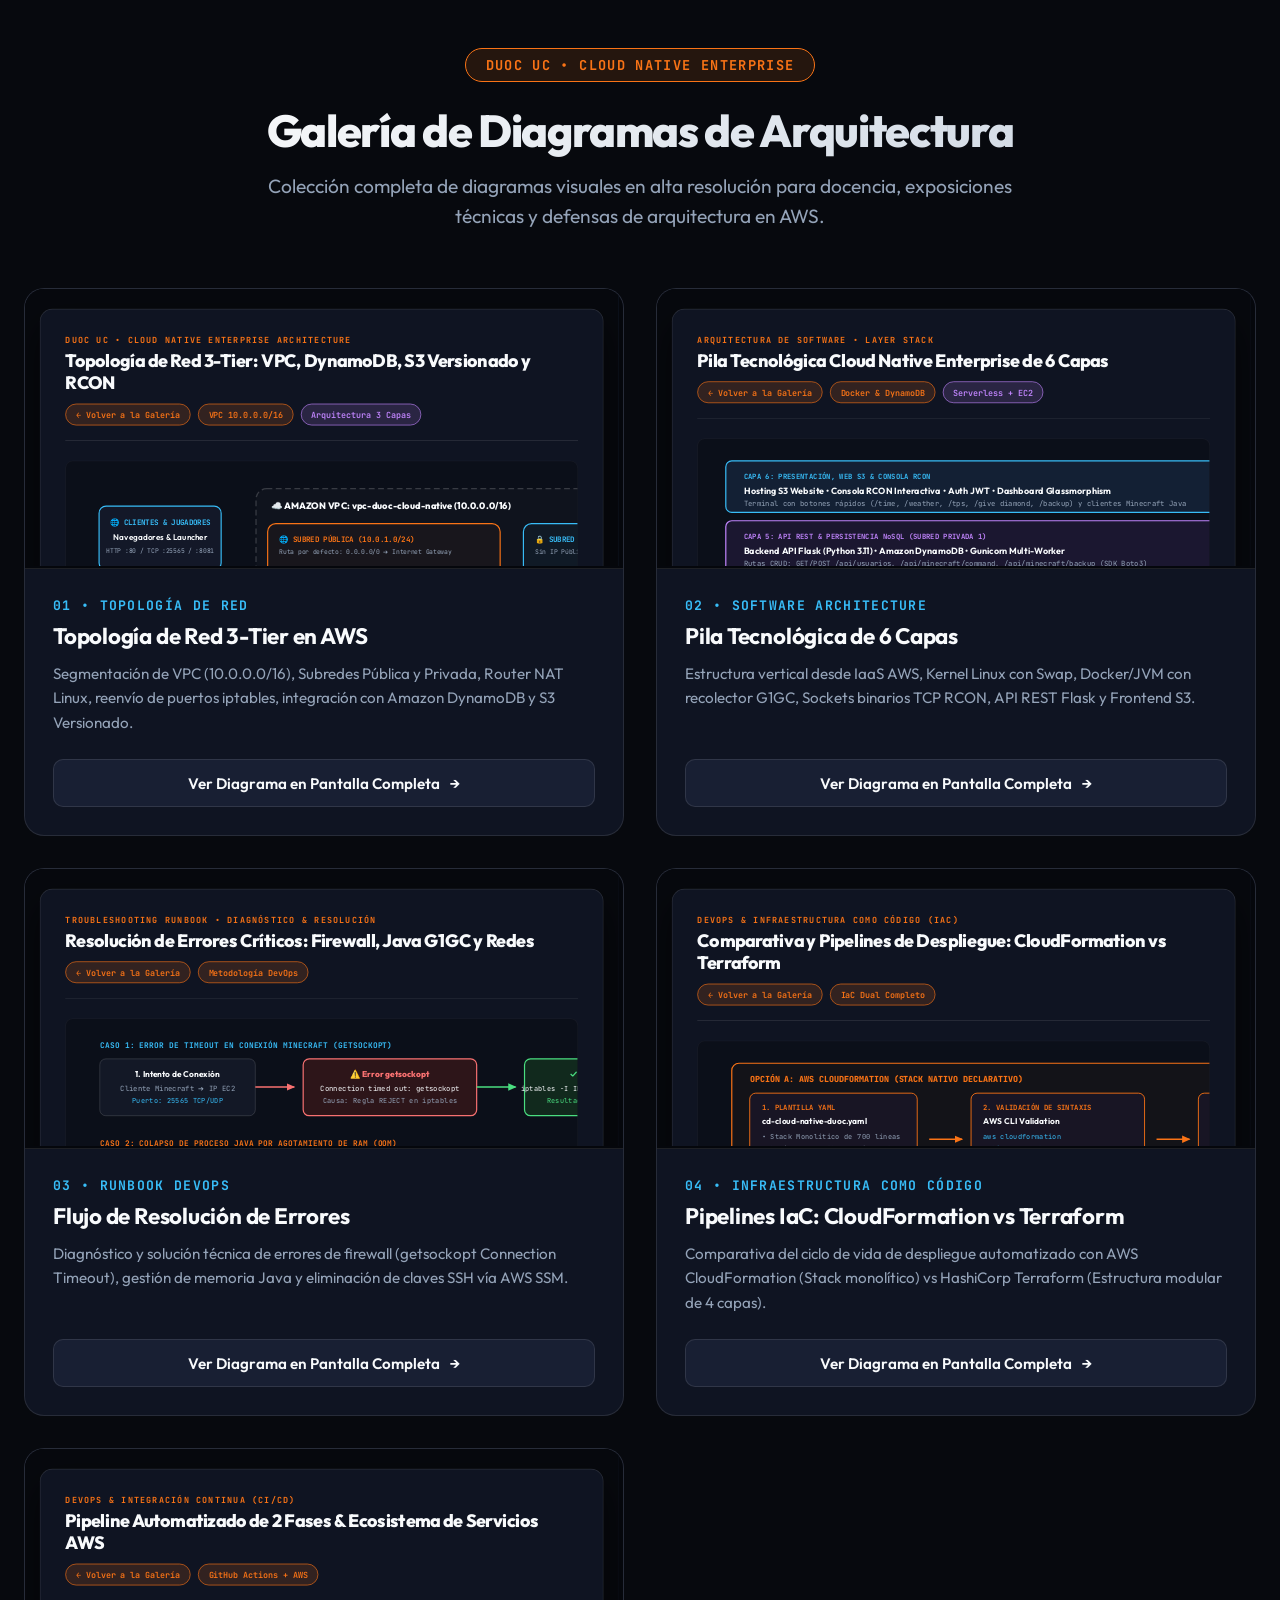
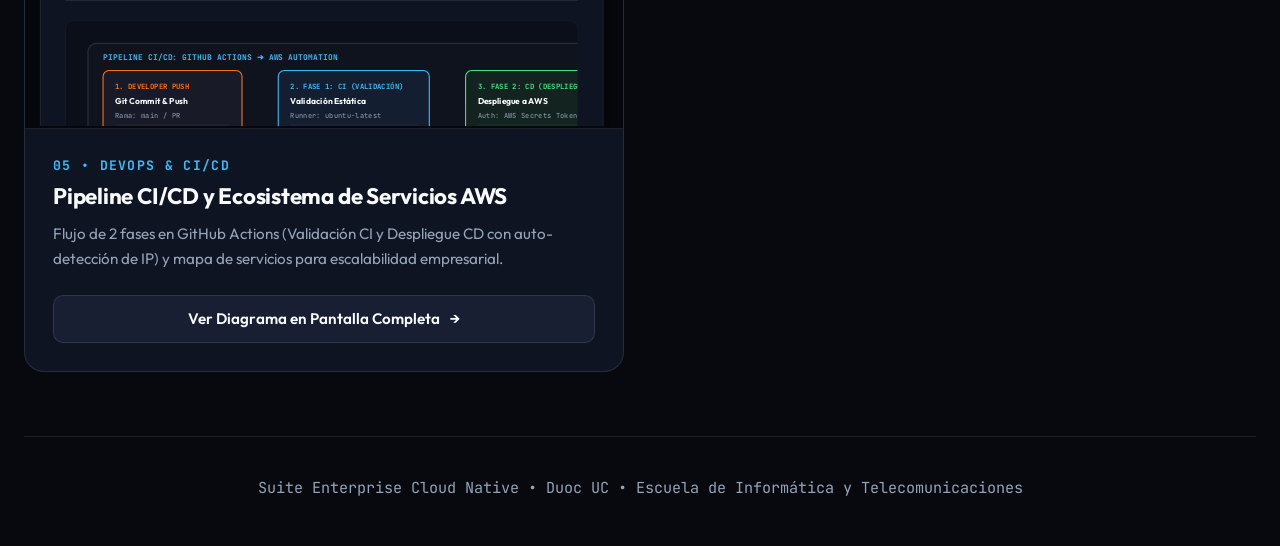
<file: diagrams/index.html>
<!DOCTYPE html>
<html lang="es">
<head>
  <meta charset="UTF-8">
  <meta name="viewport" content="width=device-width, initial-scale=1.0">
  <title>Galería de Diagramas de Arquitectura Cloud Native - Duoc UC</title>
  <link rel="preconnect" href="https://fonts.googleapis.com">
  <link rel="preconnect" href="https://fonts.gstatic.com" crossorigin>
  <link href="https://fonts.googleapis.com/css2?family=Outfit:wght@400;500;600;700;800&family=JetBrains+Mono:wght@400;500;600;700&display=swap" rel="stylesheet">
  <style>
    :root {
      --bg: #07090e;
      --card-bg: #0f1422;
      --card-border: rgba(255, 255, 255, 0.1);
      --text: #f8fafc;
      --text-muted: #94a3b8;
      --accent: #f97316;
      --accent-glow: rgba(249, 115, 22, 0.2);
      --teal: #38bdf8;
      --purple: #c084fc;
      --green: #4ade80;
      --yellow: #facc15;
      --font-sans: 'Outfit', -apple-system, BlinkMacSystemFont, sans-serif;
      --font-mono: 'JetBrains Mono', monospace;
    }

    * { box-sizing: border-box; margin: 0; padding: 0; }
    body {
      background-color: var(--bg);
      color: var(--text);
      font-family: var(--font-sans);
      min-height: 100vh;
      padding: 3rem 1.5rem;
    }

    .container {
      max-width: 1480px;
      margin: 0 auto;
    }

    header {
      margin-bottom: 3.5rem;
      text-align: center;
    }

    .badge {
      display: inline-block;
      font-family: var(--font-mono);
      font-size: 0.85rem;
      font-weight: 700;
      color: var(--accent);
      background: rgba(249, 115, 22, 0.12);
      border: 1px solid var(--accent);
      padding: 0.45rem 1.25rem;
      border-radius: 999px;
      margin-bottom: 1.2rem;
      letter-spacing: 0.1em;
      text-transform: uppercase;
    }

    h1 {
      font-size: 2.8rem;
      font-weight: 800;
      letter-spacing: -0.03em;
      margin-bottom: 0.75rem;
      background: linear-gradient(135deg, #fff 0%, #cbd5e1 100%);
      -webkit-background-clip: text;
      -webkit-text-fill-color: transparent;
    }

    .subtitle {
      color: var(--text-muted);
      font-size: 1.2rem;
      max-width: 780px;
      margin: 0 auto;
      line-height: 1.6;
    }

    .grid {
      display: grid;
      grid-template-columns: repeat(auto-fill, minmax(440px, 1fr));
      gap: 2rem;
      margin-bottom: 4rem;
    }

    .card {
      background: var(--card-bg);
      border: 1px solid var(--card-border);
      border-radius: 20px;
      overflow: hidden;
      display: flex;
      flex-direction: column;
      transition: transform 0.25s ease, border-color 0.25s ease, box-shadow 0.25s ease;
    }

    .card:hover {
      transform: translateY(-6px);
      border-color: rgba(249, 115, 22, 0.5);
      box-shadow: 0 20px 40px var(--accent-glow);
    }

    .card-preview {
      height: 280px;
      background: #05070c;
      border-bottom: 1px solid var(--card-border);
      position: relative;
      overflow: hidden;
    }

    .card-preview iframe {
      width: 160%;
      height: 160%;
      border: none;
      pointer-events: none;
      transform: scale(0.62);
      transform-origin: top left;
    }

    .card-body {
      padding: 1.75rem;
      display: flex;
      flex-direction: column;
      flex-grow: 1;
    }

    .card-type {
      font-family: var(--font-mono);
      font-size: 0.82rem;
      font-weight: 700;
      color: var(--teal);
      text-transform: uppercase;
      letter-spacing: 0.1em;
      margin-bottom: 0.5rem;
    }

    .card-title {
      font-size: 1.4rem;
      font-weight: 700;
      margin-bottom: 0.75rem;
      letter-spacing: -0.01em;
    }

    .card-desc {
      color: var(--text-muted);
      font-size: 0.95rem;
      line-height: 1.6;
      margin-bottom: 1.5rem;
      flex-grow: 1;
    }

    .btn {
      display: inline-flex;
      align-items: center;
      justify-content: center;
      gap: 0.6rem;
      background: #181f33;
      color: var(--text);
      text-decoration: none;
      padding: 0.85rem 1.5rem;
      border-radius: 10px;
      font-size: 0.95rem;
      font-weight: 600;
      border: 1px solid var(--card-border);
      transition: all 0.2s ease;
    }

    .btn:hover {
      background: var(--accent);
      border-color: var(--accent);
      color: #fff;
    }

    footer {
      text-align: center;
      color: var(--text-muted);
      font-size: 0.95rem;
      font-family: var(--font-mono);
      border-top: 1px solid var(--card-border);
      padding-top: 2.5rem;
    }
  </style>
</head>
<body>

  <div class="container">
    <header>
      <span class="badge">Duoc UC • Cloud Native Enterprise</span>
      <h1>Galería de Diagramas de Arquitectura</h1>
      <p class="subtitle">Colección completa de diagramas visuales en alta resolución para docencia, exposiciones técnicas y defensas de arquitectura en AWS.</p>
    </header>

    <div class="grid">

      <!-- Diagrama 01 -->
      <div class="card">
        <div class="card-preview">
          <iframe src="01_arquitectura_red_aws.html" title="Vista Previa Diagrama 01"></iframe>
        </div>
        <div class="card-body">
          <span class="card-type">01 • Topología de Red</span>
          <h2 class="card-title">Topología de Red 3-Tier en AWS</h2>
          <p class="card-desc">Segmentación de VPC (10.0.0.0/16), Subredes Pública y Privada, Router NAT Linux, reenvío de puertos iptables, integración con Amazon DynamoDB y S3 Versionado.</p>
          <a href="01_arquitectura_red_aws.html" class="btn"><span>Ver Diagrama en Pantalla Completa</span> →</a>
        </div>
      </div>

      <!-- Diagrama 02 -->
      <div class="card">
        <div class="card-preview">
          <iframe src="02_pila_tecnologica_minecraft.html" title="Vista Previa Diagrama 02"></iframe>
        </div>
        <div class="card-body">
          <span class="card-type">02 • Software Architecture</span>
          <h2 class="card-title">Pila Tecnológica de 6 Capas</h2>
          <p class="card-desc">Estructura vertical desde IaaS AWS, Kernel Linux con Swap, Docker/JVM con recolector G1GC, Sockets binarios TCP RCON, API REST Flask y Frontend S3.</p>
          <a href="02_pila_tecnologica_minecraft.html" class="btn"><span>Ver Diagrama en Pantalla Completa</span> →</a>
        </div>
      </div>

      <!-- Diagrama 03 -->
      <div class="card">
        <div class="card-preview">
          <iframe src="03_resolucion_bugs_firewall.html" title="Vista Previa Diagrama 03"></iframe>
        </div>
        <div class="card-body">
          <span class="card-type">03 • Runbook DevOps</span>
          <h2 class="card-title">Flujo de Resolución de Errores</h2>
          <p class="card-desc">Diagnóstico y solución técnica de errores de firewall (getsockopt Connection Timeout), gestión de memoria Java y eliminación de claves SSH vía AWS SSM.</p>
          <a href="03_resolucion_bugs_firewall.html" class="btn"><span>Ver Diagrama en Pantalla Completa</span> →</a>
        </div>
      </div>

      <!-- Diagrama 04 -->
      <div class="card">
        <div class="card-preview">
          <iframe src="04_flujo_iac_despliegue.html" title="Vista Previa Diagrama 04"></iframe>
        </div>
        <div class="card-body">
          <span class="card-type">04 • Infraestructura como Código</span>
          <h2 class="card-title">Pipelines IaC: CloudFormation vs Terraform</h2>
          <p class="card-desc">Comparativa del ciclo de vida de despliegue automatizado con AWS CloudFormation (Stack monolítico) vs HashiCorp Terraform (Estructura modular de 4 capas).</p>
          <a href="04_flujo_iac_despliegue.html" class="btn"><span>Ver Diagrama en Pantalla Completa</span> →</a>
        </div>
      </div>

      <!-- Diagrama 05 -->
      <div class="card">
        <div class="card-preview">
          <iframe src="05_arquitectura_cicd_servicios_aws.html" title="Vista Previa Diagrama 05"></iframe>
        </div>
        <div class="card-body">
          <span class="card-type">05 • DevOps & CI/CD</span>
          <h2 class="card-title">Pipeline CI/CD y Ecosistema de Servicios AWS</h2>
          <p class="card-desc">Flujo de 2 fases en GitHub Actions (Validación CI y Despliegue CD con auto-detección de IP) y mapa de servicios para escalabilidad empresarial.</p>
          <a href="05_arquitectura_cicd_servicios_aws.html" class="btn"><span>Ver Diagrama en Pantalla Completa</span> →</a>
        </div>
      </div>

    </div>

    <footer>
      <p>Suite Enterprise Cloud Native • Duoc UC • Escuela de Informática y Telecomunicaciones</p>
    </footer>
  </div>

</body>
</html>
</file>
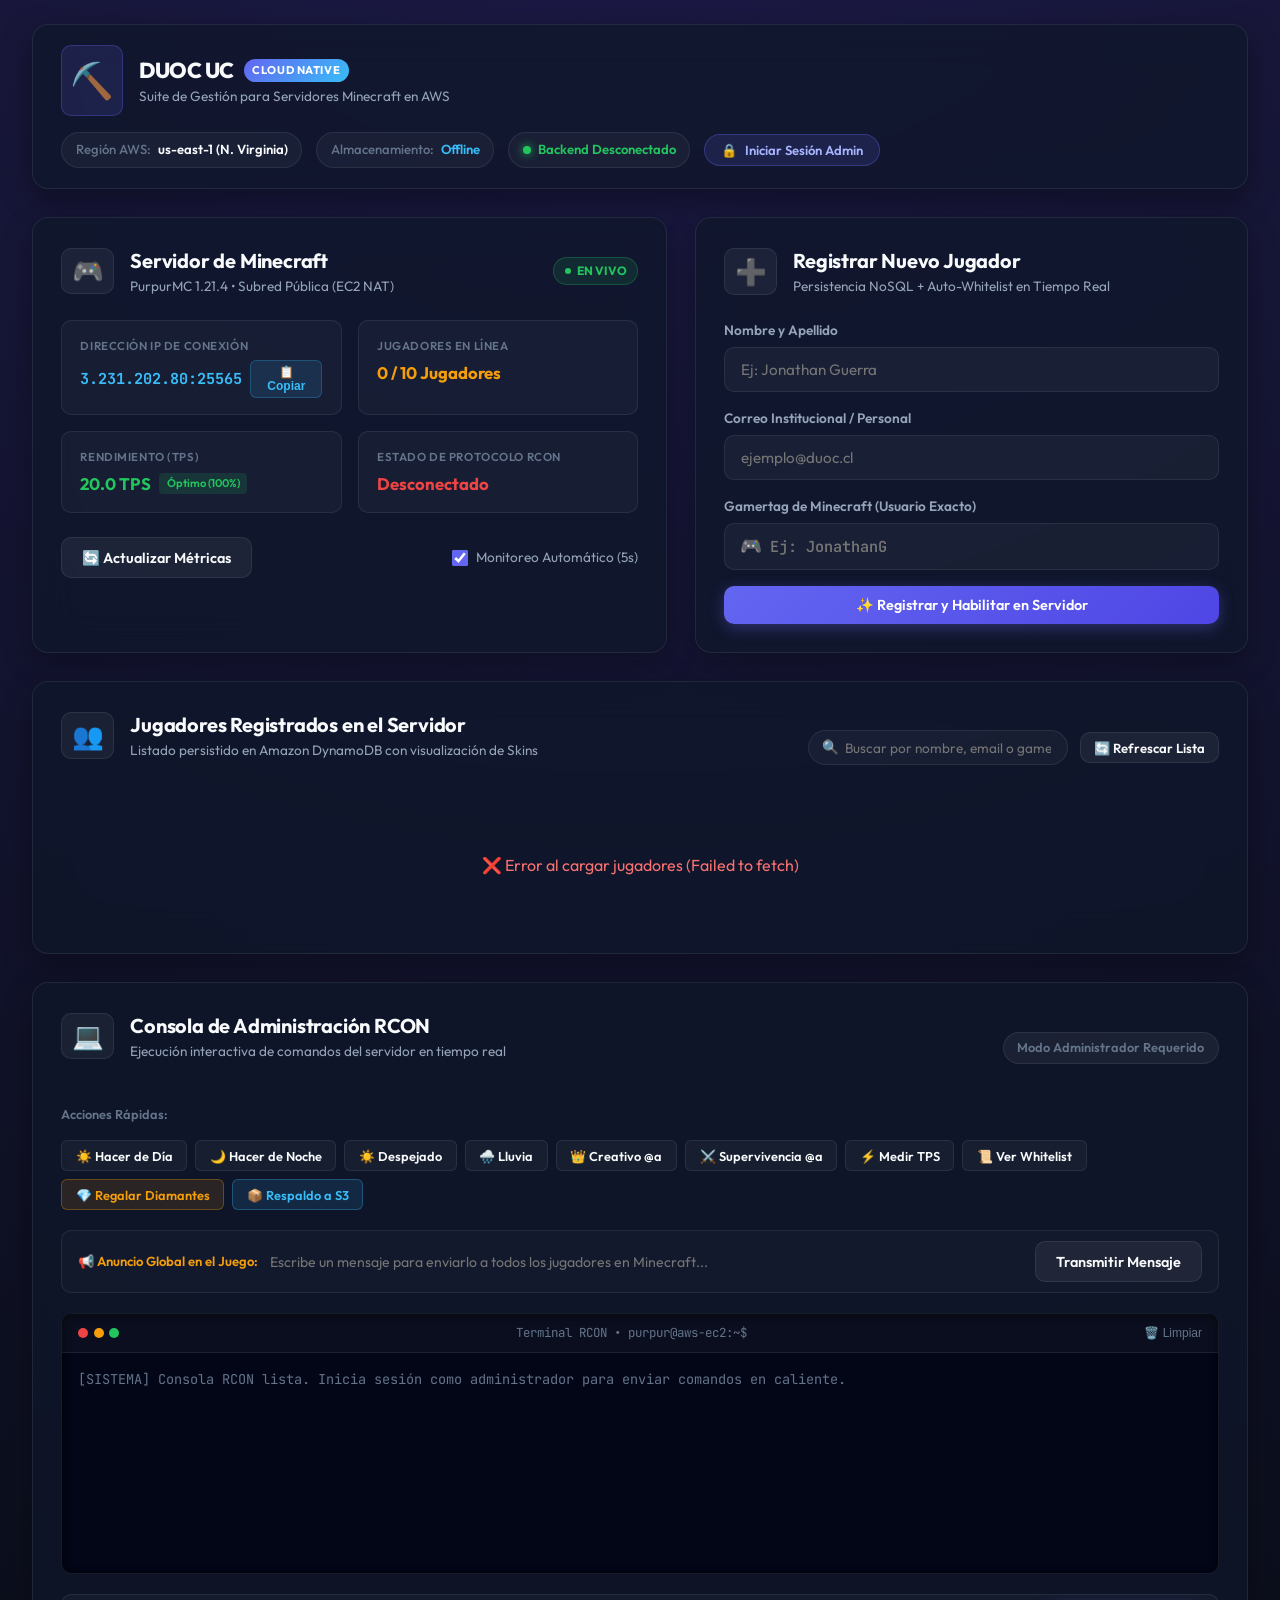
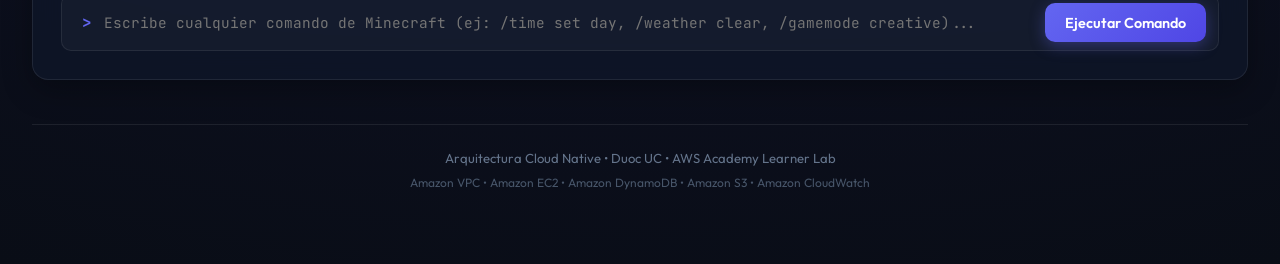
<file: frontend/index.html>
<!DOCTYPE html>
<html lang="es">
<head>
    <meta charset="UTF-8">
    <meta name="viewport" content="width=device-width, initial-scale=1.0">
    <title>Panel de Control Minecraft Enterprise • Duoc UC & AWS</title>
    <link rel="preconnect" href="https://fonts.googleapis.com">
    <link rel="preconnect" href="https://fonts.gstatic.com" crossorigin>
    <link href="https://fonts.googleapis.com/css2?family=Outfit:wght@300;400;500;600;700;800&family=JetBrains+Mono:wght@400;500;600;700&display=swap" rel="stylesheet">
    <link rel="stylesheet" href="styles.css">
</head>
<body>

    <div class="app-wrapper">
        
        <!-- BARRA SUPERIOR / ENCABEZADO -->
        <header class="main-header">
            <div class="header-left">
                <div class="brand-logo">
                    <span class="logo-icon">⛏️</span>
                    <div>
                        <div class="brand-title">DUOC UC <span class="badge-cloud">CLOUD NATIVE</span></div>
                        <div class="brand-sub">Suite de Gestión para Servidores Minecraft en AWS</div>
                    </div>
                </div>
            </div>

            <div class="header-metrics">
                <div class="metric-pill">
                    <span class="metric-label">Región AWS:</span>
                    <span class="metric-value">us-east-1 (N. Virginia)</span>
                </div>
                <div class="metric-pill">
                    <span class="metric-label">Almacenamiento:</span>
                    <span class="metric-value text-cyan" id="storage-badge">Amazon DynamoDB</span>
                </div>
                <div class="metric-pill">
                    <span class="status-dot online"></span>
                    <span class="metric-value text-green" id="backend-status-text">Backend en Línea</span>
                </div>
                <button id="btn-auth-toggle" class="btn btn-auth">
                    <span id="auth-icon">🔒</span> <span id="auth-text">Iniciar Sesión Admin</span>
                </button>
            </div>
        </header>

        <!-- CONTENIDO PRINCIPAL -->
        <main class="dashboard-container">

            <!-- FILA SUPERIOR: TARJETAS DE ESTADO Y REGISTRO -->
            <div class="dashboard-grid">
                
                <!-- TARJETA 1: ESTADO DEL SERVIDOR Y TELEMETRÍA -->
                <section class="card glass-card server-card">
                    <div class="card-title-row">
                        <div class="card-icon-badge">🎮</div>
                        <div>
                            <h2>Servidor de Minecraft</h2>
                            <p class="card-subtitle">PurpurMC 1.21.4 • Subred Pública (EC2 NAT)</p>
                        </div>
                        <div class="live-tag">
                            <span class="live-pulse"></span> EN VIVO
                        </div>
                    </div>

                    <!-- Datos Rápidos -->
                    <div class="server-stats-grid">
                        <div class="stat-card">
                            <span class="stat-title">DIRECCIÓN IP DE CONEXIÓN</span>
                            <div class="ip-row">
                                <span class="stat-data ip-address" id="mc-ip">3.231.202.80:25565</span>
                                <button class="btn-copy" id="btn-copy-ip" title="Copiar IP de Minecraft">📋 Copiar</button>
                            </div>
                        </div>

                        <div class="stat-card">
                            <span class="stat-title">JUGADORES EN LÍNEA</span>
                            <span class="stat-data text-gold" id="mc-players-count">0 / 10 Jugadores</span>
                        </div>

                        <div class="stat-card">
                            <span class="stat-title">RENDIMIENTO (TPS)</span>
                            <div class="tps-row">
                                <span class="stat-data text-green" id="mc-tps-value">20.0 TPS</span>
                                <span class="tps-badge">Óptimo (100%)</span>
                            </div>
                        </div>

                        <div class="stat-card">
                            <span class="stat-title">ESTADO DE PROTOCOLO RCON</span>
                            <span class="stat-data text-cyan" id="mc-rcon-state">Conectado (Puerto 25575)</span>
                        </div>
                    </div>

                    <div class="card-actions-row">
                        <button id="btn-refrescar-mc" class="btn btn-secondary">
                            <span>🔄 Actualizar Métricas</span>
                        </button>
                        <label class="auto-refresh-toggle">
                            <input type="checkbox" id="check-auto-refresh" checked>
                            <span class="toggle-text">Monitoreo Automático (5s)</span>
                        </label>
                    </div>
                </section>

                <!-- TARJETA 2: REGISTRO DE JUGADORES (DYNAMODB + WHITELIST) -->
                <section class="card glass-card form-card">
                    <div class="card-title-row">
                        <div class="card-icon-badge">➕</div>
                        <div>
                            <h2>Registrar Nuevo Jugador</h2>
                            <p class="card-subtitle">Persistencia NoSQL + Auto-Whitelist en Tiempo Real</p>
                        </div>
                    </div>

                    <form id="form-crear" class="player-form">
                        <div class="form-group">
                            <label for="input-nombre">Nombre y Apellido</label>
                            <input type="text" id="input-nombre" placeholder="Ej: Jonathan Guerra" required autocomplete="off">
                        </div>

                        <div class="form-group">
                            <label for="input-email">Correo Institucional / Personal</label>
                            <input type="email" id="input-email" placeholder="ejemplo@duoc.cl" required autocomplete="off">
                        </div>

                        <div class="form-group">
                            <label for="input-gamertag">Gamertag de Minecraft (Usuario Exacto)</label>
                            <div class="gamertag-input-wrap">
                                <span class="gamertag-icon">🎮</span>
                                <input type="text" id="input-gamertag" placeholder="Ej: JonathanG" required autocomplete="off">
                            </div>
                        </div>

                        <button type="submit" class="btn btn-primary btn-block" id="btn-submit">
                            <span>✨ Registrar y Habilitar en Servidor</span>
                        </button>
                    </form>

                    <div id="mensaje" class="alert-message hidden"></div>
                </section>

            </div>

            <!-- TARJETA 3: LISTA DE JUGADORES CON SKINS 3D (FULL WIDTH) -->
            <section class="card glass-card users-section">
                <div class="users-header">
                    <div class="card-title-row">
                        <div class="card-icon-badge">👥</div>
                        <div>
                            <h2>Jugadores Registrados en el Servidor</h2>
                            <p class="card-subtitle">Listado persistido en Amazon DynamoDB con visualización de Skins</p>
                        </div>
                    </div>

                    <div class="users-controls">
                        <div class="search-box">
                            <span class="search-icon">🔍</span>
                            <input type="text" id="input-buscar-jugador" placeholder="Buscar por nombre, email o gamertag...">
                        </div>
                        <button id="btn-consultar" class="btn btn-secondary btn-sm">
                            <span>🔄 Refrescar Lista</span>
                        </button>
                    </div>
                </div>

                <!-- Contenedor de Jugadores con Avatares 3D -->
                <div id="grid-jugadores" class="players-grid">
                    <div class="loading-state">
                        <div class="spinner"></div>
                        <p>Consultando base de datos de jugadores...</p>
                    </div>
                </div>
            </section>

            <!-- TARJETA 4: CONSOLA RCON Y TRANSMISIÓN GLOBAL -->
            <section class="card glass-card console-section">
                <div class="console-header">
                    <div class="card-title-row">
                        <div class="card-icon-badge">💻</div>
                        <div>
                            <h2>Consola de Administración RCON</h2>
                            <p class="card-subtitle">Ejecución interactiva de comandos del servidor en tiempo real</p>
                        </div>
                    </div>
                    <div class="admin-status-pill" id="admin-badge">
                        <span class="pill-dot"></span> Modo Administrador Requerido
                    </div>
                </div>

                <!-- Acciones Rápidas del Mundo -->
                <div class="quick-actions-bar">
                    <span class="bar-label">Acciones Rápidas:</span>
                    <div class="quick-buttons-group">
                        <button class="btn-quick" data-action="day" title="Establecer mediodía en el servidor">☀️ Hacer de Día</button>
                        <button class="btn-quick" data-action="night" title="Establecer noche">🌙 Hacer de Noche</button>
                        <button class="btn-quick" data-action="sun" title="Despejar clima">☀️ Despejado</button>
                        <button class="btn-quick" data-action="rain" title="Iniciar lluvia">🌧️ Lluvia</button>
                        <button class="btn-quick" data-action="creative" title="Modo creativo para todos">👑 Creativo @a</button>
                        <button class="btn-quick" data-action="survival" title="Modo supervivencia para todos">⚔️ Supervivencia @a</button>
                        <button class="btn-quick" data-action="tps" title="Consultar TPS y latencia">⚡ Medir TPS</button>
                        <button class="btn-quick" data-action="whitelist-list" title="Ver jugadores en lista blanca">📜 Ver Whitelist</button>
                        <button class="btn-quick btn-gold" id="btn-give-diamonds" title="Regalar 5 diamantes a todos los conectados">💎 Regalar Diamantes</button>
                        <button class="btn-quick btn-backup" id="btn-trigger-backup" title="Sincronizar y respaldar mundo a Amazon S3">📦 Respaldo a S3</button>
                    </div>
                </div>

                <!-- Mensaje Global al Servidor -->
                <form id="form-broadcast" class="broadcast-bar">
                    <span class="broadcast-label">📢 Anuncio Global en el Juego:</span>
                    <input type="text" id="input-broadcast" placeholder="Escribe un mensaje para enviarlo a todos los jugadores en Minecraft..." autocomplete="off">
                    <button type="submit" class="btn btn-secondary">Transmitir Mensaje</button>
                </form>

                <!-- Pantalla Terminal Retro -->
                <div class="terminal-wrapper">
                    <div class="terminal-topbar">
                        <div class="window-buttons">
                            <span class="win-btn red"></span>
                            <span class="win-btn yellow"></span>
                            <span class="win-btn green"></span>
                        </div>
                        <span class="terminal-title">Terminal RCON • purpur@aws-ec2:~$</span>
                        <button class="btn-clear-term" id="btn-clear-term" title="Limpiar pantalla">🗑️ Limpiar</button>
                    </div>
                    <div class="terminal-screen" id="terminal-screen">
                        <div class="terminal-line system-line">[SISTEMA] Consola RCON lista. Inicia sesión como administrador para enviar comandos en caliente.</div>
                    </div>
                </div>

                <!-- Barra de Entrada de Comandos -->
                <form id="form-command" class="terminal-input-bar">
                    <span class="prompt-symbol">&gt;</span>
                    <input type="text" id="input-command" placeholder="Escribe cualquier comando de Minecraft (ej: /time set day, /weather clear, /gamemode creative)..." autocomplete="off">
                    <button type="submit" class="btn btn-primary" id="btn-send-cmd">Ejecutar Comando</button>
                </form>
            </section>

        </main>

        <!-- MODAL DE INICIO DE SESIÓN ADMINISTRADOR -->
        <div id="modal-login" class="modal-overlay hidden">
            <div class="modal-card">
                <div class="modal-header">
                    <div class="modal-icon">🔐</div>
                    <div>
                        <h3>Acceso de Administrador</h3>
                        <p class="modal-sub">Ingresa tus credenciales para habilitar la consola RCON</p>
                    </div>
                    <button id="btn-close-modal" class="btn-close">&times;</button>
                </div>
                <form id="form-login" class="modal-form">
                    <div class="form-group">
                        <label for="admin-user">Usuario de Administrador</label>
                        <input type="text" id="admin-user" placeholder="admin" required autocomplete="username">
                    </div>
                    <div class="form-group">
                        <label for="admin-pass">Contraseña</label>
                        <input type="password" id="admin-pass" placeholder="••••••••••••" required autocomplete="current-password">
                    </div>
                    <div id="login-error" class="login-error-msg"></div>
                    <button type="submit" class="btn btn-primary btn-block">
                        <span>Iniciar Sesión</span>
                    </button>
                </form>
            </div>
        </div>

        <!-- NOTIFICACIONES TOAST FLOTANTES -->
        <div id="toast-container" class="toast-container"></div>

        <!-- FOOTER INSTITUCIONAL -->
        <footer class="main-footer">
            <div class="footer-content">
                <span>Arquitectura Cloud Native • Duoc UC • AWS Academy Learner Lab</span>
                <span class="footer-tag">Amazon VPC • Amazon EC2 • Amazon DynamoDB • Amazon S3 • Amazon CloudWatch</span>
            </div>
        </footer>

    </div>

    <script src="app.js"></script>
</body>
</html>
</file>
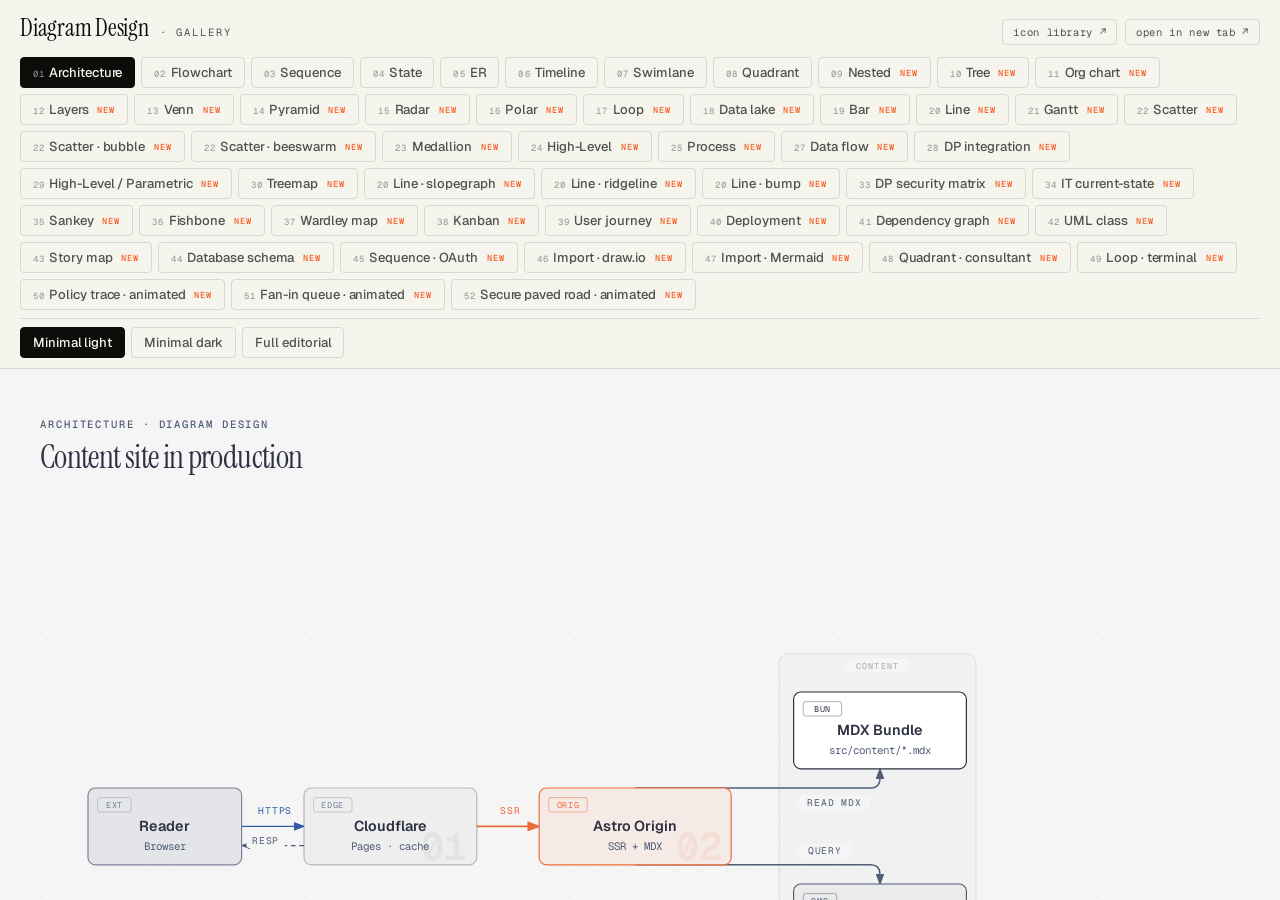
<file: .agents/skills/diagram-design/assets/index.html>
<!doctype html>
<html lang="en">
  <head>
    <meta charset="UTF-8" />
    <meta name="viewport" content="width=device-width, initial-scale=1.0" />
    <title>Diagram Design · Gallery</title>
    <link
      href="https://fonts.googleapis.com/css2?family=Instrument+Serif:ital@0;1&family=Geist:wght@400;500;600&family=Geist+Mono:wght@400;500;600&display=swap"
      rel="stylesheet"
    />
    <style>
      *,
      *::before,
      *::after {
        box-sizing: border-box;
        margin: 0;
        padding: 0;
      }
      :root {
        --paper: #f5f4ed;
        --paper-2: #efeee5;
        --ink: #0b0d0b;
        --muted: #52534e;
        --soft: #65655c;
        --rule: rgba(11, 13, 11, 0.12);
        --rule-strong: rgba(11, 13, 11, 0.25);
        --accent: #f7591f;
        --sans: "Geist", system-ui, sans-serif;
        --serif: "Instrument Serif", serif;
        --mono: "Geist Mono", ui-monospace, monospace;
      }
      html,
      body {
        height: 100%;
      }
      body {
        font-family: var(--sans);
        background: var(--paper);
        color: var(--ink);
        display: flex;
        flex-direction: column;
        overflow: hidden;
      }

      .topbar {
        padding: 1rem 1.25rem 0.625rem;
        border-bottom: 1px solid var(--rule);
        flex: 0 0 auto;
      }
      .title-row {
        display: flex;
        align-items: baseline;
        justify-content: space-between;
        margin-bottom: 0.75rem;
        gap: 1rem;
      }
      .title-row h1 {
        font-family: var(--serif);
        font-size: 1.5rem;
        font-weight: 400;
        letter-spacing: -0.01em;
        line-height: 1;
      }
      .title-row .meta {
        font-family: var(--mono);
        font-size: 0.66rem;
        letter-spacing: 0.18em;
        text-transform: uppercase;
        color: var(--muted);
      }
      .title-row .open-raw {
        font-family: var(--mono);
        font-size: 0.66rem;
        letter-spacing: 0.06em;
        color: var(--muted);
        text-decoration: none;
        padding: 0.3rem 0.625rem;
        border: 1px solid var(--rule);
        border-radius: 4px;
        transition:
          color 0.15s,
          border-color 0.15s;
      }
      .open-raw:hover {
        color: var(--accent);
        border-color: var(--accent);
      }

      .tabs {
        display: flex;
        flex-wrap: wrap;
        gap: 0.375rem;
        margin-bottom: 0.5rem;
      }
      .tabs.variants {
        margin-bottom: 0;
        padding-top: 0.5rem;
        border-top: 1px solid var(--rule);
      }
      .tab {
        font-family: var(--sans);
        font-size: 0.8125rem;
        font-weight: 500;
        padding: 0.375rem 0.75rem;
        background: transparent;
        color: var(--muted);
        border: 1px solid var(--rule);
        border-radius: 4px;
        cursor: pointer;
        transition: all 0.12s;
        letter-spacing: -0.005em;
      }
      .tab:hover {
        color: var(--ink);
        border-color: var(--rule-strong);
      }
      .tab:disabled {
        opacity: 0.35;
        cursor: not-allowed;
      }
      .tab.active {
        background: var(--ink);
        color: var(--paper);
        border-color: var(--ink);
      }
      .tab .eyebrow {
        display: inline-block;
        margin-right: 0.25rem;
        font-family: var(--mono);
        font-size: 0.56rem;
        letter-spacing: 0.12em;
        text-transform: uppercase;
        color: inherit;
        opacity: 0.5;
      }
      .tab.new::after {
        content: "NEW";
        display: inline-block;
        margin-left: 0.35rem;
        font-family: var(--mono);
        font-size: 0.54rem;
        letter-spacing: 0.12em;
        color: var(--accent);
        vertical-align: 1px;
      }
      .tab.active.new::after {
        color: var(--paper);
      }

      main {
        flex: 1 1 auto;
        position: relative;
        background: var(--paper-2);
        overflow: hidden;
      }
      iframe {
        position: absolute;
        inset: 0;
        width: 100%;
        height: 100%;
        border: 0;
        background: var(--paper);
        display: block;
      }

      @media (max-width: 640px) {
        #type-tabs {
          flex-wrap: nowrap;
          overflow-x: auto;
          overscroll-behavior-inline: contain;
          padding-bottom: 0.25rem;
          scrollbar-width: thin;
        }
        #type-tabs .tab {
          flex: 0 0 auto;
        }
      }
    </style>
  </head>
  <body>
    <header class="topbar">
      <div class="title-row">
        <h1>
          Diagram Design
          <span
            class="meta"
            style="
              font-family: var(--mono);
              font-size: 0.66rem;
              margin-left: 0.5rem;
            "
            >· gallery</span
          >
        </h1>
        <div style="display: flex; gap: 0.5rem">
          <a class="open-raw" href="icons.html" target="_blank" rel="noopener"
            >icon library ↗</a
          >
          <a
            class="open-raw"
            id="open-raw"
            href="#"
            target="_blank"
            rel="noopener"
            >open in new tab ↗</a
          >
        </div>
      </div>

      <div class="tabs" id="type-tabs" role="radiogroup" aria-label="Diagram type">
        <button class="tab active" data-type="architecture">
          <span class="eyebrow">01</span>Architecture
        </button>
        <button class="tab" data-type="flowchart">
          <span class="eyebrow">02</span>Flowchart
        </button>
        <button class="tab" data-type="sequence">
          <span class="eyebrow">03</span>Sequence
        </button>
        <button class="tab" data-type="state">
          <span class="eyebrow">04</span>State
        </button>
        <button class="tab" data-type="er">
          <span class="eyebrow">05</span>ER
        </button>
        <button class="tab" data-type="timeline">
          <span class="eyebrow">06</span>Timeline
        </button>
        <button class="tab" data-type="swimlane">
          <span class="eyebrow">07</span>Swimlane
        </button>
        <button class="tab" data-type="quadrant">
          <span class="eyebrow">08</span>Quadrant
        </button>
        <button class="tab new" data-type="nested">
          <span class="eyebrow">09</span>Nested
        </button>
        <button class="tab new" data-type="tree">
          <span class="eyebrow">10</span>Tree
        </button>
        <button class="tab new" data-type="org-chart">
          <span class="eyebrow">11</span>Org chart
        </button>
        <button class="tab new" data-type="layers">
          <span class="eyebrow">12</span>Layers
        </button>
        <button class="tab new" data-type="venn">
          <span class="eyebrow">13</span>Venn
        </button>
        <button class="tab new" data-type="pyramid">
          <span class="eyebrow">14</span>Pyramid
        </button>
        <button class="tab new" data-type="radar">
          <span class="eyebrow">15</span>Radar
        </button>
        <button class="tab new" data-type="polar">
          <span class="eyebrow">16</span>Polar
        </button>
        <button class="tab new" data-type="loop">
          <span class="eyebrow">17</span>Loop
        </button>
        <button class="tab new" data-type="datalake">
          <span class="eyebrow">18</span>Data lake
        </button>
        <button class="tab new" data-type="bar">
          <span class="eyebrow">19</span>Bar
        </button>
        <button class="tab new" data-type="line">
          <span class="eyebrow">20</span>Line
        </button>
        <button class="tab new" data-type="gantt">
          <span class="eyebrow">21</span>Gantt
        </button>
        <button class="tab new" data-type="scatter">
          <span class="eyebrow">22</span>Scatter
        </button>
        <button class="tab new" data-type="bubble" data-parent-type="scatter">
          <span class="eyebrow">22</span>Scatter · bubble
        </button>
        <button class="tab new" data-type="beeswarm" data-parent-type="scatter">
          <span class="eyebrow">22</span>Scatter · beeswarm
        </button>
        <button class="tab new" data-type="medallion">
          <span class="eyebrow">23</span>Medallion
        </button>
        <button class="tab new" data-type="high-level">
          <span class="eyebrow">24</span>High-Level
        </button>
        <button class="tab new" data-type="process">
          <span class="eyebrow">25</span>Process
        </button>
        <button class="tab new" data-type="data-flow">
          <span class="eyebrow">27</span>Data flow
        </button>
        <button class="tab new" data-type="dp-integration">
          <span class="eyebrow">28</span>DP integration
        </button>
        <button class="tab new" data-type="high-level-vertical">
          <span class="eyebrow">29</span>High-Level / Parametric
        </button>
        <button class="tab new" data-type="treemap">
          <span class="eyebrow">30</span>Treemap
        </button>
        <button class="tab new" data-type="slopegraph" data-parent-type="line">
          <span class="eyebrow">20</span>Line · slopegraph
        </button>
        <button class="tab new" data-type="ridgeline" data-parent-type="line">
          <span class="eyebrow">20</span>Line · ridgeline
        </button>
        <button class="tab new" data-type="bump" data-parent-type="line">
          <span class="eyebrow">20</span>Line · bump
        </button>
        <button class="tab new" data-type="dp-security-matrix">
          <span class="eyebrow">33</span>DP security matrix
        </button>
        <button class="tab new" data-type="it-state">
          <span class="eyebrow">34</span>IT current-state
        </button>
        <button class="tab new" data-type="sankey">
          <span class="eyebrow">35</span>Sankey
        </button>
        <button class="tab new" data-type="fishbone">
          <span class="eyebrow">36</span>Fishbone
        </button>
        <button class="tab new" data-type="wardley">
          <span class="eyebrow">37</span>Wardley map
        </button>
        <button class="tab new" data-type="kanban">
          <span class="eyebrow">38</span>Kanban
        </button>
        <button class="tab new" data-type="journey">
          <span class="eyebrow">39</span>User journey
        </button>
        <button class="tab new" data-type="deployment">
          <span class="eyebrow">40</span>Deployment
        </button>
        <button class="tab new" data-type="dependency">
          <span class="eyebrow">41</span>Dependency graph
        </button>
        <button class="tab new" data-type="uml-class">
          <span class="eyebrow">42</span>UML class
        </button>
        <button class="tab new" data-type="story-map">
          <span class="eyebrow">43</span>Story map
        </button>
        <button class="tab new" data-type="db-schema">
          <span class="eyebrow">44</span>Database schema
        </button>
        <button class="tab new" data-type="sequence-oauth">
          <span class="eyebrow">45</span>Sequence · OAuth
        </button>
        <button class="tab new" data-type="import-drawio" data-single>
          <span class="eyebrow">46</span>Import · draw.io
        </button>
        <button class="tab new" data-type="import-mermaid" data-single>
          <span class="eyebrow">47</span>Import · Mermaid
        </button>
        <button class="tab new" data-type="quadrant-consultant" data-single>
          <span class="eyebrow">48</span>Quadrant · consultant
        </button>
        <button class="tab new" data-type="loop-terminal" data-single>
          <span class="eyebrow">49</span>Loop · terminal
        </button>
        <button class="tab new" data-type="policy-trace-animated" data-single>
          <span class="eyebrow">50</span>Policy trace · animated
        </button>
        <button class="tab new" data-type="queue-animated" data-single>
          <span class="eyebrow">51</span>Fan-in queue · animated
        </button>
        <button class="tab new" data-type="paved-road-animated" data-single>
          <span class="eyebrow">52</span>Secure paved road · animated
        </button>
      </div>

      <div
        class="tabs variants"
        id="variant-tabs"
        role="radiogroup"
        aria-label="Variant"
      >
        <button class="tab active" data-variant="">Minimal light</button>
        <button class="tab" data-variant="-dark">Minimal dark</button>
        <button class="tab" data-variant="-full">Full editorial</button>
      </div>
    </header>

    <main>
      <iframe
        id="preview"
        src="example-architecture.html"
        title="Preview"
      ></iframe>
    </main>

    <script>
      const state = { type: "architecture", variant: "" };
      const iframe = document.getElementById("preview");
      const openRaw = document.getElementById("open-raw");

      function update() {
        const activeType = [...document.querySelectorAll("#type-tabs .tab")].find(
          (tab) => tab.dataset.type === state.type,
        );
        const single = activeType && activeType.hasAttribute("data-single");
        const variantTabs = document.querySelectorAll("#variant-tabs .tab");
        if (single) state.variant = "";
        variantTabs.forEach((tab) => {
          tab.disabled = single && tab.dataset.variant !== "";
        });
        for (const [containerId, key] of [
          ["type-tabs", "type"],
          ["variant-tabs", "variant"],
        ]) {
          document.querySelectorAll(`#${containerId} .tab`).forEach((tab) => {
            const active = tab.dataset[key] === state[key];
            tab.classList.toggle("active", active);
            tab.setAttribute("aria-checked", String(active));
            tab.tabIndex = active ? 0 : -1;
          });
        }
        const src = `example-${state.type}${state.variant}.html`;
        iframe.src = src;
        openRaw.href = src;
        const selectedTabs = document.querySelectorAll('[role="radio"][aria-checked="true"]');
        iframe.setAttribute(
          "aria-labelledby",
          [...selectedTabs].map((tab) => tab.id).join(" "),
        );
      }

      function bindTabs(containerId, key) {
        const container = document.getElementById(containerId);
        const tabs = [...container.querySelectorAll(".tab")];
        tabs.forEach((tab, index) => {
          tab.id = `${containerId}-${index}`;
          tab.setAttribute("role", "radio");
          tab.setAttribute("aria-controls", "preview");
        });

        function activate(tab, focus = false) {
          state[key] = tab.dataset[key];
          update();
          if (focus) tab.focus();
        }

        container.addEventListener("click", (e) => {
          const btn = e.target.closest(".tab");
          if (!btn) return;
          activate(btn);
        });
        container.addEventListener("keydown", (e) => {
          const current = e.target.closest('[role="radio"]');
          if (!current || !container.contains(current)) return;
          const enabledTabs = tabs.filter((tab) => !tab.disabled);
          const index = enabledTabs.indexOf(current);
          let next;
          if (e.key === "ArrowRight" || e.key === "ArrowDown") {
            next = enabledTabs[(index + 1) % enabledTabs.length];
          }
          if (e.key === "ArrowLeft" || e.key === "ArrowUp") {
            next = enabledTabs[(index - 1 + enabledTabs.length) % enabledTabs.length];
          }
          if (e.key === "Home") next = enabledTabs[0];
          if (e.key === "End") next = enabledTabs.at(-1);
          if (!next) return;
          e.preventDefault();
          activate(next, true);
        });
      }

      bindTabs("type-tabs", "type");
      bindTabs("variant-tabs", "variant");
      update();
    </script>
  </body>
</html>
</file>
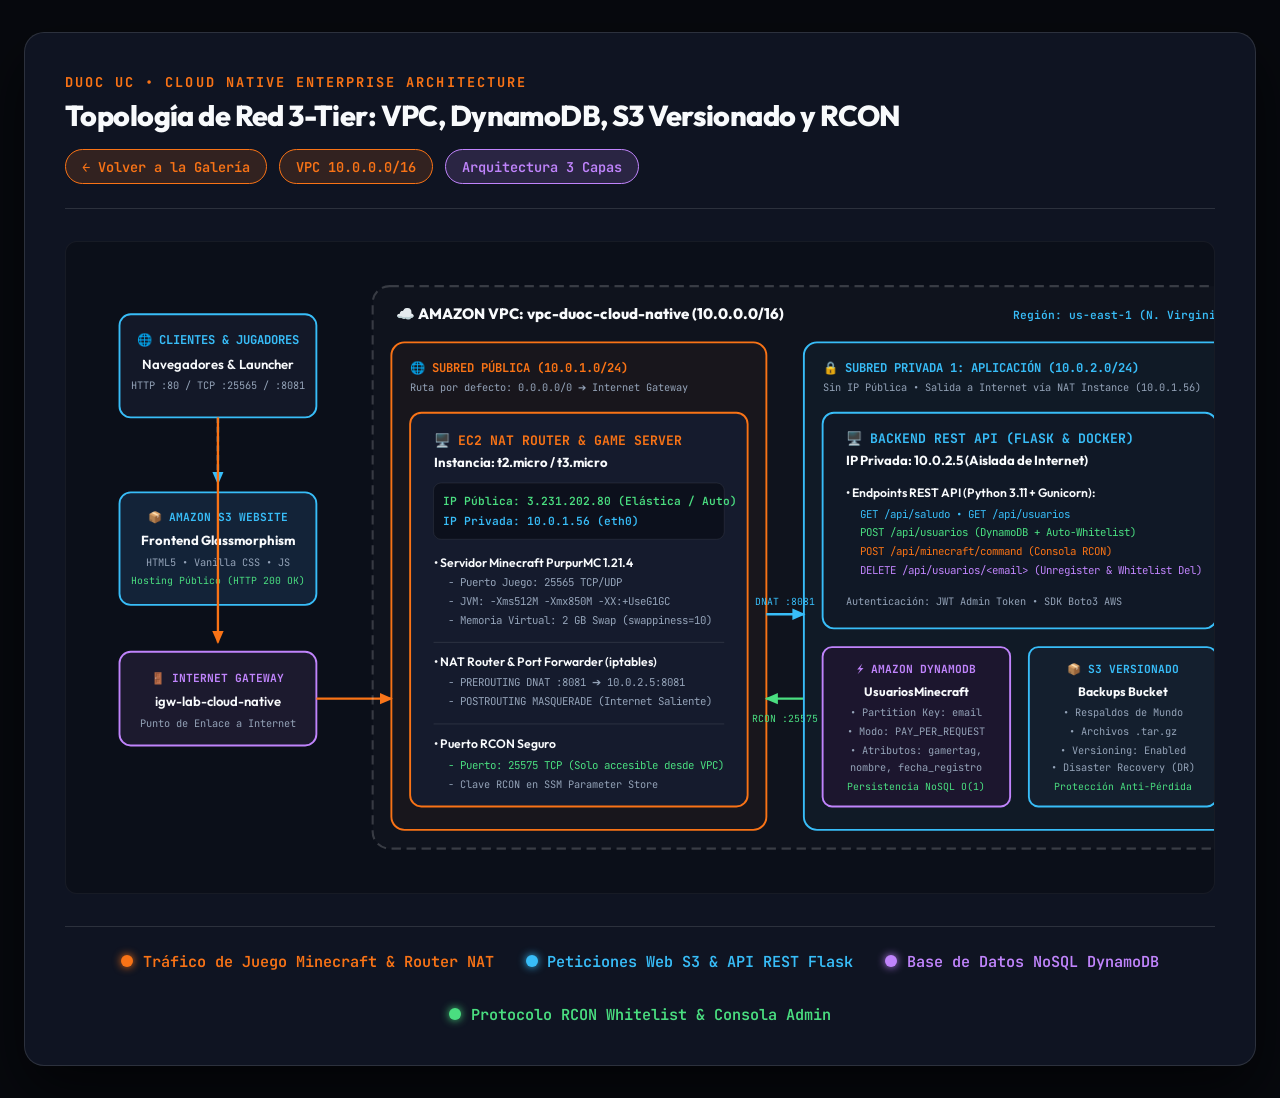
<file: diagrams/01_arquitectura_red_aws.html>
<!DOCTYPE html>
<html lang="es">
<head>
  <meta charset="UTF-8">
  <meta name="viewport" content="width=device-width, initial-scale=1.0">
  <title>Arquitectura Cloud Native Enterprise - Duoc UC</title>
  <link rel="preconnect" href="https://fonts.googleapis.com">
  <link rel="preconnect" href="https://fonts.gstatic.com" crossorigin>
  <link href="https://fonts.googleapis.com/css2?family=Outfit:wght@400;500;600;700;800&family=JetBrains+Mono:wght@400;500;600;700&display=swap" rel="stylesheet">
  <style>
    :root {
      --paper: #07090e;
      --paper-card: #0f1422;
      --ink: #f8fafc;
      --ink-muted: #94a3b8;
      --accent: #f97316;
      --accent-soft: rgba(249, 115, 22, 0.15);
      --teal: #38bdf8;
      --purple: #c084fc;
      --green: #4ade80;
      --border: rgba(255, 255, 255, 0.12);
      --font-sans: 'Outfit', -apple-system, BlinkMacSystemFont, sans-serif;
      --font-mono: 'JetBrains Mono', monospace;
    }

    * { box-sizing: border-box; margin: 0; padding: 0; }
    body {
      background-color: var(--paper);
      color: var(--ink);
      font-family: var(--font-sans);
      display: flex;
      flex-direction: column;
      align-items: center;
      min-height: 100vh;
      padding: 2rem 1.5rem;
    }

    .diagram-card {
      background: var(--paper-card);
      border: 1px solid var(--border);
      border-radius: 20px;
      padding: 2.5rem;
      max-width: 1480px;
      width: 100%;
      box-shadow: 0 25px 60px rgba(0, 0, 0, 0.6);
    }

    .header {
      margin-bottom: 2rem;
      display: flex;
      justify-content: space-between;
      align-items: center;
      border-bottom: 1px solid var(--border);
      padding-bottom: 1.5rem;
      flex-wrap: wrap;
      gap: 1rem;
    }

    .eyebrow {
      font-family: var(--font-mono);
      font-size: 0.85rem;
      font-weight: 700;
      text-transform: uppercase;
      letter-spacing: 0.15em;
      color: var(--accent);
      margin-bottom: 0.4rem;
    }

    h1 {
      font-size: 1.8rem;
      font-weight: 800;
      letter-spacing: -0.02em;
    }

    .meta-tags {
      display: flex;
      align-items: center;
      gap: 0.75rem;
    }

    .meta-tag {
      font-family: var(--font-mono);
      font-size: 0.85rem;
      font-weight: 600;
      background: var(--accent-soft);
      color: var(--accent);
      padding: 0.45rem 1rem;
      border-radius: 30px;
      border: 1px solid var(--accent);
      text-decoration: none;
      transition: all 0.2s;
    }

    .meta-tag:hover {
      background: var(--accent);
      color: #fff;
    }

    .meta-tag-purple {
      font-family: var(--font-mono);
      font-size: 0.85rem;
      font-weight: 600;
      background: rgba(192, 132, 252, 0.15);
      color: var(--purple);
      padding: 0.45rem 1rem;
      border-radius: 30px;
      border: 1px solid var(--purple);
    }

    .svg-container {
      width: 100%;
      overflow-x: auto;
      background: rgba(0, 0, 0, 0.25);
      border-radius: 12px;
      border: 1px solid rgba(255, 255, 255, 0.05);
      padding: 1rem;
    }

    svg {
      display: block;
      width: 100%;
      height: auto;
      min-width: 1200px;
    }

    .footer {
      margin-top: 2rem;
      display: flex;
      flex-wrap: wrap;
      gap: 2rem;
      font-size: 0.95rem;
      color: var(--ink-muted);
      font-family: var(--font-mono);
      border-top: 1px solid var(--border);
      padding-top: 1.5rem;
      justify-content: center;
    }

    .legend-item {
      display: flex;
      align-items: center;
      gap: 0.6rem;
      font-weight: 600;
    }
    .legend-dot {
      width: 12px;
      height: 12px;
      border-radius: 50%;
      box-shadow: 0 0 8px currentColor;
    }
  </style>
</head>
<body>

  <div class="diagram-card">
    <div class="header">
      <div>
        <div class="eyebrow">DUOC UC • CLOUD NATIVE ENTERPRISE ARCHITECTURE</div>
        <h1>Topología de Red 3-Tier: VPC, DynamoDB, S3 Versionado y RCON</h1>
      </div>
      <div class="meta-tags">
        <a href="index.html" class="meta-tag">← Volver a la Galería</a>
        <span class="meta-tag">VPC 10.0.0.0/16</span>
        <span class="meta-tag-purple">Arquitectura 3 Capas</span>
      </div>
    </div>

    <div class="svg-container">
      <svg xmlns="http://www.w3.org/2000/svg" viewBox="0 0 1280 660" width="1280" height="660">
        <defs>
          <marker id="arr-gray" viewBox="0 0 10 10" refX="7" refY="5" markerWidth="7" markerHeight="7" orient="auto-start-reverse">
            <path d="M 0 1.5 L 8 5 L 0 8.5 z" fill="#94a3b8"/>
          </marker>
          <marker id="arr-orange" viewBox="0 0 10 10" refX="7" refY="5" markerWidth="7" markerHeight="7" orient="auto-start-reverse">
            <path d="M 0 1.5 L 8 5 L 0 8.5 z" fill="#f97316"/>
          </marker>
          <marker id="arr-teal" viewBox="0 0 10 10" refX="7" refY="5" markerWidth="7" markerHeight="7" orient="auto-start-reverse">
            <path d="M 0 1.5 L 8 5 L 0 8.5 z" fill="#38bdf8"/>
          </marker>
          <marker id="arr-purple" viewBox="0 0 10 10" refX="7" refY="5" markerWidth="7" markerHeight="7" orient="auto-start-reverse">
            <path d="M 0 1.5 L 8 5 L 0 8.5 z" fill="#c084fc"/>
          </marker>
          <marker id="arr-green" viewBox="0 0 10 10" refX="7" refY="5" markerWidth="7" markerHeight="7" orient="auto-start-reverse">
            <path d="M 0 1.5 L 8 5 L 0 8.5 z" fill="#4ade80"/>
          </marker>
        </defs>

        <!-- ==================== BLOQUE EXTERIOR: CLIENTES ==================== -->
        <g transform="translate(40, 60)">
          <!-- Usuarios / Navegador -->
          <rect width="210" height="110" rx="12" fill="#131828" stroke="#38bdf8" stroke-width="2"/>
          <text x="105" y="32" fill="#38bdf8" font-size="13" font-family="'JetBrains Mono', monospace" font-weight="700" text-anchor="middle">🌐 CLIENTES & JUGADORES</text>
          <text x="105" y="58" fill="#f8fafc" font-size="14" font-family="'Outfit', sans-serif" font-weight="600" text-anchor="middle">Navegadores & Launcher</text>
          <text x="105" y="80" fill="#94a3b8" font-size="11" font-family="'JetBrains Mono', monospace" text-anchor="middle">HTTP :80 / TCP :25565 / :8081</text>
        </g>

        <!-- Conexión a S3 Website (Directo) -->
        <path d="M 145 170 V 240" fill="none" stroke="#38bdf8" stroke-width="2.5" stroke-dasharray="6,4" marker-end="url(#arr-teal)"/>

        <!-- Nodo: Amazon S3 Website -->
        <g transform="translate(40, 250)">
          <rect width="210" height="120" rx="12" fill="#132338" stroke="#38bdf8" stroke-width="2"/>
          <text x="105" y="30" fill="#38bdf8" font-size="12" font-family="'JetBrains Mono', monospace" font-weight="700" text-anchor="middle">📦 AMAZON S3 WEBSITE</text>
          <text x="105" y="56" fill="#f8fafc" font-size="14" font-family="'Outfit', sans-serif" font-weight="700" text-anchor="middle">Frontend Glassmorphism</text>
          <text x="105" y="78" fill="#94a3b8" font-size="11" font-family="'JetBrains Mono', monospace" text-anchor="middle">HTML5 • Vanilla CSS • JS</text>
          <text x="105" y="98" fill="#4ade80" font-size="10.5" font-family="'JetBrains Mono', monospace" text-anchor="middle">Hosting Público (HTTP 200 OK)</text>
        </g>

        <!-- Internet Gateway -->
        <g transform="translate(40, 420)">
          <rect width="210" height="100" rx="12" fill="#1c1a2e" stroke="#c084fc" stroke-width="2"/>
          <text x="105" y="32" fill="#c084fc" font-size="12" font-family="'JetBrains Mono', monospace" font-weight="700" text-anchor="middle">🚪 INTERNET GATEWAY</text>
          <text x="105" y="58" fill="#f8fafc" font-size="14" font-family="'Outfit', sans-serif" font-weight="600" text-anchor="middle">igw-lab-cloud-native</text>
          <text x="105" y="80" fill="#94a3b8" font-size="11" font-family="'JetBrains Mono', monospace" text-anchor="middle">Punto de Enlace a Internet</text>
        </g>

        <!-- Flecha Clientes -> IGW -->
        <path d="M 145 170 V 410" fill="none" stroke="#f97316" stroke-width="2.5" marker-end="url(#arr-orange)"/>

        <!-- Flecha IGW -> Subred Pública -->
        <path d="M 250 470 H 330" fill="none" stroke="#f97316" stroke-width="2.5" marker-end="url(#arr-orange)"/>

        <!-- ==================== CONTENEDOR VPC ==================== -->
        <rect x="310" y="30" width="940" height="600" rx="18" fill="rgba(255,255,255,0.015)" stroke="rgba(255,255,255,0.18)" stroke-width="2.2" stroke-dasharray="10,6"/>
        <text x="335" y="65" fill="#f8fafc" font-size="16" font-family="'Outfit', sans-serif" font-weight="800">☁️ AMAZON VPC: vpc-duoc-cloud-native (10.0.0.0/16)</text>
        <text x="1225" y="65" fill="#38bdf8" font-size="12" font-family="'JetBrains Mono', monospace" font-weight="600" text-anchor="end">Región: us-east-1 (N. Virginia)</text>

        <!-- ==================== SUBRED PÚBLICA (10.0.1.0/24) ==================== -->
        <g transform="translate(330, 90)">
          <rect width="400" height="520" rx="14" fill="rgba(249, 115, 22, 0.04)" stroke="#f97316" stroke-width="2"/>
          <text x="20" y="32" fill="#f97316" font-size="13" font-family="'JetBrains Mono', monospace" font-weight="700">🌐 SUBRED PÚBLICA (10.0.1.0/24)</text>
          <text x="20" y="52" fill="#94a3b8" font-size="11" font-family="'JetBrains Mono', monospace">Ruta por defecto: 0.0.0.0/0 ➔ Internet Gateway</text>

          <!-- Tarjeta: NAT Instance + Minecraft Server -->
          <g transform="translate(20, 75)">
            <rect width="360" height="420" rx="12" fill="#151b2d" stroke="#f97316" stroke-width="2"/>
            <text x="25" y="34" fill="#f97316" font-size="14" font-family="'JetBrains Mono', monospace" font-weight="700">🖥️ EC2 NAT ROUTER & GAME SERVER</text>
            <text x="25" y="58" fill="#f8fafc" font-size="14" font-family="'Outfit', sans-serif" font-weight="700">Instancia: t2.micro / t3.micro</text>
            
            <!-- IPs -->
            <rect x="25" y="75" width="310" height="60" rx="8" fill="#0c101c" stroke="rgba(255,255,255,0.08)"/>
            <text x="35" y="98" fill="#4ade80" font-size="12" font-family="'JetBrains Mono', monospace" font-weight="600">IP Pública: 3.231.202.80 (Elástica / Auto)</text>
            <text x="35" y="120" fill="#38bdf8" font-size="12" font-family="'JetBrains Mono', monospace" font-weight="600">IP Privada: 10.0.1.56 (eth0)</text>

            <!-- Características -->
            <text x="25" y="165" fill="#f8fafc" font-size="13" font-family="'Outfit', sans-serif" font-weight="600">• Servidor Minecraft PurpurMC 1.21.4</text>
            <text x="40" y="185" fill="#94a3b8" font-size="11.5" font-family="'JetBrains Mono', monospace">- Puerto Juego: 25565 TCP/UDP</text>
            <text x="40" y="205" fill="#94a3b8" font-size="11.5" font-family="'JetBrains Mono', monospace">- JVM: -Xms512M -Xmx850M -XX:+UseG1GC</text>
            <text x="40" y="225" fill="#94a3b8" font-size="11.5" font-family="'JetBrains Mono', monospace">- Memoria Virtual: 2 GB Swap (swappiness=10)</text>

            <line x1="25" y1="245" x2="335" y2="245" stroke="rgba(255,255,255,0.1)"/>

            <text x="25" y="270" fill="#f8fafc" font-size="13" font-family="'Outfit', sans-serif" font-weight="600">• NAT Router & Port Forwarder (iptables)</text>
            <text x="40" y="292" fill="#94a3b8" font-size="11.5" font-family="'JetBrains Mono', monospace">- PREROUTING DNAT :8081 ➔ 10.0.2.5:8081</text>
            <text x="40" y="312" fill="#94a3b8" font-size="11.5" font-family="'JetBrains Mono', monospace">- POSTROUTING MASQUERADE (Internet Saliente)</text>

            <line x1="25" y1="332" x2="335" y2="332" stroke="rgba(255,255,255,0.1)"/>

            <text x="25" y="358" fill="#f8fafc" font-size="13" font-family="'Outfit', sans-serif" font-weight="600">• Puerto RCON Seguro</text>
            <text x="40" y="380" fill="#4ade80" font-size="11.5" font-family="'JetBrains Mono', monospace">- Puerto: 25575 TCP (Solo accesible desde VPC)</text>
            <text x="40" y="400" fill="#94a3b8" font-size="11" font-family="'JetBrains Mono', monospace">- Clave RCON en SSM Parameter Store</text>
          </g>
        </g>

        <!-- Flechas entre Subred Pública y Subred Privada -->
        <path d="M 730 380 H 770" fill="none" stroke="#38bdf8" stroke-width="2.5" marker-end="url(#arr-teal)"/>
        <text x="750" y="370" fill="#38bdf8" font-size="10.5" font-family="'JetBrains Mono', monospace" text-anchor="middle">DNAT :8081</text>

        <path d="M 770 470 H 730" fill="none" stroke="#4ade80" stroke-width="2.5" marker-end="url(#arr-green)"/>
        <text x="750" y="495" fill="#4ade80" font-size="10.5" font-family="'JetBrains Mono', monospace" text-anchor="middle">RCON :25575</text>

        <!-- ==================== SUBRED PRIVADA 1 (10.0.2.0/24) ==================== -->
        <g transform="translate(770, 90)">
          <rect width="460" height="520" rx="14" fill="rgba(56, 189, 248, 0.04)" stroke="#38bdf8" stroke-width="2"/>
          <text x="20" y="32" fill="#38bdf8" font-size="13" font-family="'JetBrains Mono', monospace" font-weight="700">🔒 SUBRED PRIVADA 1: APLICACIÓN (10.0.2.0/24)</text>
          <text x="20" y="52" fill="#94a3b8" font-size="11" font-family="'JetBrains Mono', monospace">Sin IP Pública • Salida a Internet vía NAT Instance (10.0.1.56)</text>

          <!-- Tarjeta: Backend EC2 -->
          <g transform="translate(20, 75)">
            <rect width="420" height="230" rx="12" fill="#101826" stroke="#38bdf8" stroke-width="2"/>
            <text x="25" y="32" fill="#38bdf8" font-size="14" font-family="'JetBrains Mono', monospace" font-weight="700">🖥️ BACKEND REST API (FLASK & DOCKER)</text>
            <text x="25" y="56" fill="#f8fafc" font-size="14" font-family="'Outfit', sans-serif" font-weight="700">IP Privada: 10.0.2.5 (Aislada de Internet)</text>
            
            <text x="25" y="90" fill="#f8fafc" font-size="13" font-family="'Outfit', sans-serif" font-weight="600">• Endpoints REST API (Python 3.11 + Gunicorn):</text>
            <text x="40" y="112" fill="#38bdf8" font-size="11.5" font-family="'JetBrains Mono', monospace">GET  /api/saludo • GET /api/usuarios</text>
            <text x="40" y="132" fill="#4ade80" font-size="11.5" font-family="'JetBrains Mono', monospace">POST /api/usuarios (DynamoDB + Auto-Whitelist)</text>
            <text x="40" y="152" fill="#f97316" font-size="11.5" font-family="'JetBrains Mono', monospace">POST /api/minecraft/command (Consola RCON)</text>
            <text x="40" y="172" fill="#c084fc" font-size="11.5" font-family="'JetBrains Mono', monospace">DELETE /api/usuarios/&lt;email&gt; (Unregister & Whitelist Del)</text>

            <text x="25" y="205" fill="#94a3b8" font-size="11" font-family="'JetBrains Mono', monospace">Autenticación: JWT Admin Token • SDK Boto3 AWS</text>
          </g>

          <!-- Servicios Serverless Integrados -->
          <g transform="translate(20, 325)">
            <!-- DynamoDB -->
            <g transform="translate(0, 0)">
              <rect width="200" height="170" rx="10" fill="#1c162e" stroke="#c084fc" stroke-width="2"/>
              <text x="100" y="28" fill="#c084fc" font-size="12" font-family="'JetBrains Mono', monospace" font-weight="700" text-anchor="middle">⚡ AMAZON DYNAMODB</text>
              <text x="100" y="52" fill="#f8fafc" font-size="13" font-family="'Outfit', sans-serif" font-weight="700" text-anchor="middle">UsuariosMinecraft</text>
              <text x="100" y="74" fill="#94a3b8" font-size="11" font-family="'JetBrains Mono', monospace" text-anchor="middle">• Partition Key: email</text>
              <text x="100" y="94" fill="#94a3b8" font-size="11" font-family="'JetBrains Mono', monospace" text-anchor="middle">• Modo: PAY_PER_REQUEST</text>
              <text x="100" y="114" fill="#94a3b8" font-size="11" font-family="'JetBrains Mono', monospace" text-anchor="middle">• Atributos: gamertag,</text>
              <text x="100" y="132" fill="#94a3b8" font-size="11" font-family="'JetBrains Mono', monospace" text-anchor="middle">nombre, fecha_registro</text>
              <text x="100" y="152" fill="#4ade80" font-size="10.5" font-family="'JetBrains Mono', monospace" text-anchor="middle">Persistencia NoSQL O(1)</text>
            </g>

            <!-- S3 Backups -->
            <g transform="translate(220, 0)">
              <rect width="200" height="170" rx="10" fill="#141f2e" stroke="#38bdf8" stroke-width="2"/>
              <text x="100" y="28" fill="#38bdf8" font-size="12" font-family="'JetBrains Mono', monospace" font-weight="700" text-anchor="middle">📦 S3 VERSIONADO</text>
              <text x="100" y="52" fill="#f8fafc" font-size="13" font-family="'Outfit', sans-serif" font-weight="700" text-anchor="middle">Backups Bucket</text>
              <text x="100" y="74" fill="#94a3b8" font-size="11" font-family="'JetBrains Mono', monospace" text-anchor="middle">• Respaldos de Mundo</text>
              <text x="100" y="94" fill="#94a3b8" font-size="11" font-family="'JetBrains Mono', monospace" text-anchor="middle">• Archivos .tar.gz</text>
              <text x="100" y="114" fill="#94a3b8" font-size="11" font-family="'JetBrains Mono', monospace" text-anchor="middle">• Versioning: Enabled</text>
              <text x="100" y="132" fill="#94a3b8" font-size="11" font-family="'JetBrains Mono', monospace" text-anchor="middle">• Disaster Recovery (DR)</text>
              <text x="100" y="152" fill="#4ade80" font-size="10.5" font-family="'JetBrains Mono', monospace" text-anchor="middle">Protección Anti-Pérdida</text>
            </g>
          </g>
        </g>

      </svg>
    </div>

    <div class="footer">
      <div class="legend-item" style="color: #f97316;">
        <div class="legend-dot" style="background: #f97316;"></div>
        <span>Tráfico de Juego Minecraft & Router NAT</span>
      </div>
      <div class="legend-item" style="color: #38bdf8;">
        <div class="legend-dot" style="background: #38bdf8;"></div>
        <span>Peticiones Web S3 & API REST Flask</span>
      </div>
      <div class="legend-item" style="color: #c084fc;">
        <div class="legend-dot" style="background: #c084fc;"></div>
        <span>Base de Datos NoSQL DynamoDB</span>
      </div>
      <div class="legend-item" style="color: #4ade80;">
        <div class="legend-dot" style="background: #4ade80;"></div>
        <span>Protocolo RCON Whitelist & Consola Admin</span>
      </div>
    </div>
  </div>

</body>
</html>
</file>
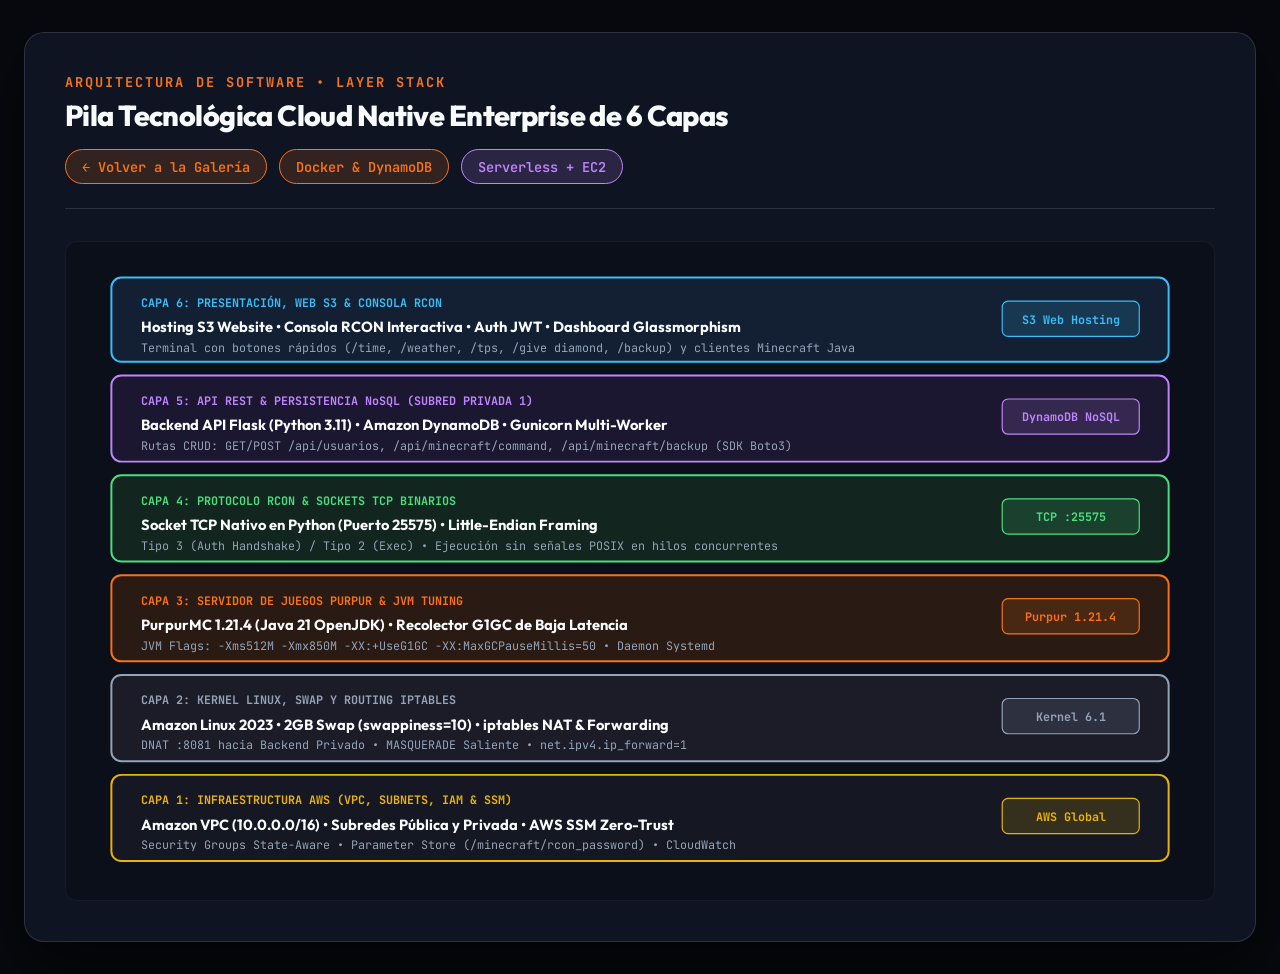
<file: diagrams/02_pila_tecnologica_minecraft.html>
<!DOCTYPE html>
<html lang="es">
<head>
  <meta charset="UTF-8">
  <meta name="viewport" content="width=device-width, initial-scale=1.0">
  <title>Pila Tecnológica Cloud Native Enterprise - Duoc UC</title>
  <link rel="preconnect" href="https://fonts.googleapis.com">
  <link rel="preconnect" href="https://fonts.gstatic.com" crossorigin>
  <link href="https://fonts.googleapis.com/css2?family=Outfit:wght@400;500;600;700;800&family=JetBrains+Mono:wght@400;500;600;700&display=swap" rel="stylesheet">
  <style>
    :root {
      --paper: #07090e;
      --paper-card: #0f1422;
      --ink: #f8fafc;
      --ink-muted: #94a3b8;
      --accent: #f97316;
      --accent-soft: rgba(249, 115, 22, 0.15);
      --teal: #38bdf8;
      --purple: #c084fc;
      --green: #4ade80;
      --border: rgba(255, 255, 255, 0.12);
      --font-sans: 'Outfit', -apple-system, BlinkMacSystemFont, sans-serif;
      --font-mono: 'JetBrains Mono', monospace;
    }

    * { box-sizing: border-box; margin: 0; padding: 0; }
    body {
      background-color: var(--paper);
      color: var(--ink);
      font-family: var(--font-sans);
      display: flex;
      flex-direction: column;
      align-items: center;
      min-height: 100vh;
      padding: 2rem 1.5rem;
    }

    .diagram-card {
      background: var(--paper-card);
      border: 1px solid var(--border);
      border-radius: 20px;
      padding: 2.5rem;
      max-width: 1480px;
      width: 100%;
      box-shadow: 0 25px 60px rgba(0, 0, 0, 0.6);
    }

    .header {
      margin-bottom: 2rem;
      display: flex;
      justify-content: space-between;
      align-items: center;
      border-bottom: 1px solid var(--border);
      padding-bottom: 1.5rem;
      flex-wrap: wrap;
      gap: 1rem;
    }

    .eyebrow {
      font-family: var(--font-mono);
      font-size: 0.85rem;
      font-weight: 700;
      text-transform: uppercase;
      letter-spacing: 0.15em;
      color: var(--accent);
      margin-bottom: 0.4rem;
    }

    h1 {
      font-size: 1.8rem;
      font-weight: 800;
      letter-spacing: -0.02em;
    }

    .meta-tags {
      display: flex;
      align-items: center;
      gap: 0.75rem;
    }

    .meta-tag {
      font-family: var(--font-mono);
      font-size: 0.85rem;
      font-weight: 600;
      background: var(--accent-soft);
      color: var(--accent);
      padding: 0.45rem 1rem;
      border-radius: 30px;
      border: 1px solid var(--accent);
      text-decoration: none;
      transition: all 0.2s;
    }

    .meta-tag:hover {
      background: var(--accent);
      color: #fff;
    }

    .meta-tag-purple {
      font-family: var(--font-mono);
      font-size: 0.85rem;
      font-weight: 600;
      background: rgba(192, 132, 252, 0.15);
      color: var(--purple);
      padding: 0.45rem 1rem;
      border-radius: 30px;
      border: 1px solid var(--purple);
    }

    .svg-container {
      width: 100%;
      overflow-x: auto;
      background: rgba(0, 0, 0, 0.25);
      border-radius: 12px;
      border: 1px solid rgba(255, 255, 255, 0.05);
      padding: 1rem;
    }

    svg {
      display: block;
      width: 100%;
      height: auto;
      min-width: 1100px;
    }
  </style>
</head>
<body>

  <div class="diagram-card">
    <div class="header">
      <div>
        <div class="eyebrow">ARQUITECTURA DE SOFTWARE • LAYER STACK</div>
        <h1>Pila Tecnológica Cloud Native Enterprise de 6 Capas</h1>
      </div>
      <div class="meta-tags">
        <a href="index.html" class="meta-tag">← Volver a la Galería</a>
        <span class="meta-tag">Docker & DynamoDB</span>
        <span class="meta-tag-purple">Serverless + EC2</span>
      </div>
    </div>

    <div class="svg-container">
      <svg xmlns="http://www.w3.org/2000/svg" viewBox="0 0 1140 640" width="1140" height="640">
        
        <!-- Capa 6: Frontend & Consola RCON -->
        <g transform="translate(30, 20)">
          <rect width="1080" height="86" rx="10" fill="#132034" stroke="#38bdf8" stroke-width="2"/>
          <text x="30" y="30" fill="#38bdf8" font-size="12" font-family="'JetBrains Mono', monospace" font-weight="700">CAPA 6: PRESENTACIÓN, WEB S3 & CONSOLA RCON</text>
          <text x="30" y="56" fill="#f8fafc" font-size="15" font-family="'Outfit', sans-serif" font-weight="700">Hosting S3 Website • Consola RCON Interactiva • Auth JWT • Dashboard Glassmorphism</text>
          <text x="30" y="76" fill="#94a3b8" font-size="12" font-family="'JetBrains Mono', monospace">Terminal con botones rápidos (/time, /weather, /tps, /give diamond, /backup) y clientes Minecraft Java</text>
          <rect x="910" y="24" width="140" height="36" rx="6" fill="rgba(56, 189, 248, 0.15)" stroke="#38bdf8" stroke-width="1.2"/>
          <text x="980" y="47" fill="#38bdf8" font-size="12" font-family="'JetBrains Mono', monospace" font-weight="700" text-anchor="middle">S3 Web Hosting</text>
        </g>

        <!-- Capa 5: Lógica de Negocio & Persistencia DynamoDB -->
        <g transform="translate(30, 120)">
          <rect width="1080" height="88" rx="10" fill="#1b1730" stroke="#c084fc" stroke-width="2"/>
          <text x="30" y="30" fill="#c084fc" font-size="12" font-family="'JetBrains Mono', monospace" font-weight="700">CAPA 5: API REST & PERSISTENCIA NoSQL (SUBRED PRIVADA 1)</text>
          <text x="30" y="56" fill="#f8fafc" font-size="15" font-family="'Outfit', sans-serif" font-weight="700">Backend API Flask (Python 3.11) • Amazon DynamoDB • Gunicorn Multi-Worker</text>
          <text x="30" y="76" fill="#94a3b8" font-size="12" font-family="'JetBrains Mono', monospace">Rutas CRUD: GET/POST /api/usuarios, /api/minecraft/command, /api/minecraft/backup (SDK Boto3)</text>
          <rect x="910" y="24" width="140" height="36" rx="6" fill="rgba(192, 132, 252, 0.15)" stroke="#c084fc" stroke-width="1.2"/>
          <text x="980" y="47" fill="#c084fc" font-size="12" font-family="'JetBrains Mono', monospace" font-weight="700" text-anchor="middle">DynamoDB NoSQL</text>
        </g>

        <!-- Capa 4: Protocolo RCON & Sockets TCP -->
        <g transform="translate(30, 222)">
          <rect width="1080" height="88" rx="10" fill="#12251e" stroke="#4ade80" stroke-width="2"/>
          <text x="30" y="30" fill="#4ade80" font-size="12" font-family="'JetBrains Mono', monospace" font-weight="700">CAPA 4: PROTOCOLO RCON & SOCKETS TCP BINARIOS</text>
          <text x="30" y="56" fill="#f8fafc" font-size="15" font-family="'Outfit', sans-serif" font-weight="700">Socket TCP Nativo en Python (Puerto 25575) • Little-Endian Framing</text>
          <text x="30" y="76" fill="#94a3b8" font-size="12" font-family="'JetBrains Mono', monospace">Tipo 3 (Auth Handshake) / Tipo 2 (Exec) • Ejecución sin señales POSIX en hilos concurrentes</text>
          <rect x="910" y="24" width="140" height="36" rx="6" fill="rgba(74, 222, 128, 0.15)" stroke="#4ade80" stroke-width="1.2"/>
          <text x="980" y="47" fill="#4ade80" font-size="12" font-family="'JetBrains Mono', monospace" font-weight="700" text-anchor="middle">TCP :25575</text>
        </g>

        <!-- Capa 3: Motor de Juegos & JVM -->
        <g transform="translate(30, 324)">
          <rect width="1080" height="88" rx="10" fill="#291a13" stroke="#f97316" stroke-width="2"/>
          <text x="30" y="30" fill="#f97316" font-size="12" font-family="'JetBrains Mono', monospace" font-weight="700">CAPA 3: SERVIDOR DE JUEGOS PURPUR & JVM TUNING</text>
          <text x="30" y="56" fill="#f8fafc" font-size="15" font-family="'Outfit', sans-serif" font-weight="700">PurpurMC 1.21.4 (Java 21 OpenJDK) • Recolector G1GC de Baja Latencia</text>
          <text x="30" y="76" fill="#94a3b8" font-size="12" font-family="'JetBrains Mono', monospace">JVM Flags: -Xms512M -Xmx850M -XX:+UseG1GC -XX:MaxGCPauseMillis=50 • Daemon Systemd</text>
          <rect x="910" y="24" width="140" height="36" rx="6" fill="rgba(249, 115, 22, 0.15)" stroke="#f97316" stroke-width="1.2"/>
          <text x="980" y="47" fill="#f97316" font-size="12" font-family="'JetBrains Mono', monospace" font-weight="700" text-anchor="middle">Purpur 1.21.4</text>
        </g>

        <!-- Capa 2: Kernel Linux & Firewall iptables -->
        <g transform="translate(30, 426)">
          <rect width="1080" height="88" rx="10" fill="#1b1c28" stroke="#94a3b8" stroke-width="2"/>
          <text x="30" y="30" fill="#94a3b8" font-size="12" font-family="'JetBrains Mono', monospace" font-weight="700">CAPA 2: KERNEL LINUX, SWAP Y ROUTING IPTABLES</text>
          <text x="30" y="56" fill="#f8fafc" font-size="15" font-family="'Outfit', sans-serif" font-weight="700">Amazon Linux 2023 • 2GB Swap (swappiness=10) • iptables NAT & Forwarding</text>
          <text x="30" y="76" fill="#94a3b8" font-size="12" font-family="'JetBrains Mono', monospace">DNAT :8081 hacia Backend Privado • MASQUERADE Saliente • net.ipv4.ip_forward=1</text>
          <rect x="910" y="24" width="140" height="36" rx="6" fill="rgba(148, 163, 184, 0.15)" stroke="#94a3b8" stroke-width="1.2"/>
          <text x="980" y="47" fill="#94a3b8" font-size="12" font-family="'JetBrains Mono', monospace" font-weight="700" text-anchor="middle">Kernel 6.1</text>
        </g>

        <!-- Capa 1: Infraestructura AWS IaaS & Seguridad -->
        <g transform="translate(30, 528)">
          <rect width="1080" height="88" rx="10" fill="#151722" stroke="#eab308" stroke-width="2"/>
          <text x="30" y="30" fill="#eab308" font-size="12" font-family="'JetBrains Mono', monospace" font-weight="700">CAPA 1: INFRAESTRUCTURA AWS (VPC, SUBNETS, IAM & SSM)</text>
          <text x="30" y="56" fill="#f8fafc" font-size="15" font-family="'Outfit', sans-serif" font-weight="700">Amazon VPC (10.0.0.0/16) • Subredes Pública y Privada • AWS SSM Zero-Trust</text>
          <text x="30" y="76" fill="#94a3b8" font-size="12" font-family="'JetBrains Mono', monospace">Security Groups State-Aware • Parameter Store (/minecraft/rcon_password) • CloudWatch</text>
          <rect x="910" y="24" width="140" height="36" rx="6" fill="rgba(234, 179, 8, 0.15)" stroke="#eab308" stroke-width="1.2"/>
          <text x="980" y="47" fill="#eab308" font-size="12" font-family="'JetBrains Mono', monospace" font-weight="700" text-anchor="middle">AWS Global</text>
        </g>

      </svg>
    </div>
  </div>

</body>
</html>
</file>
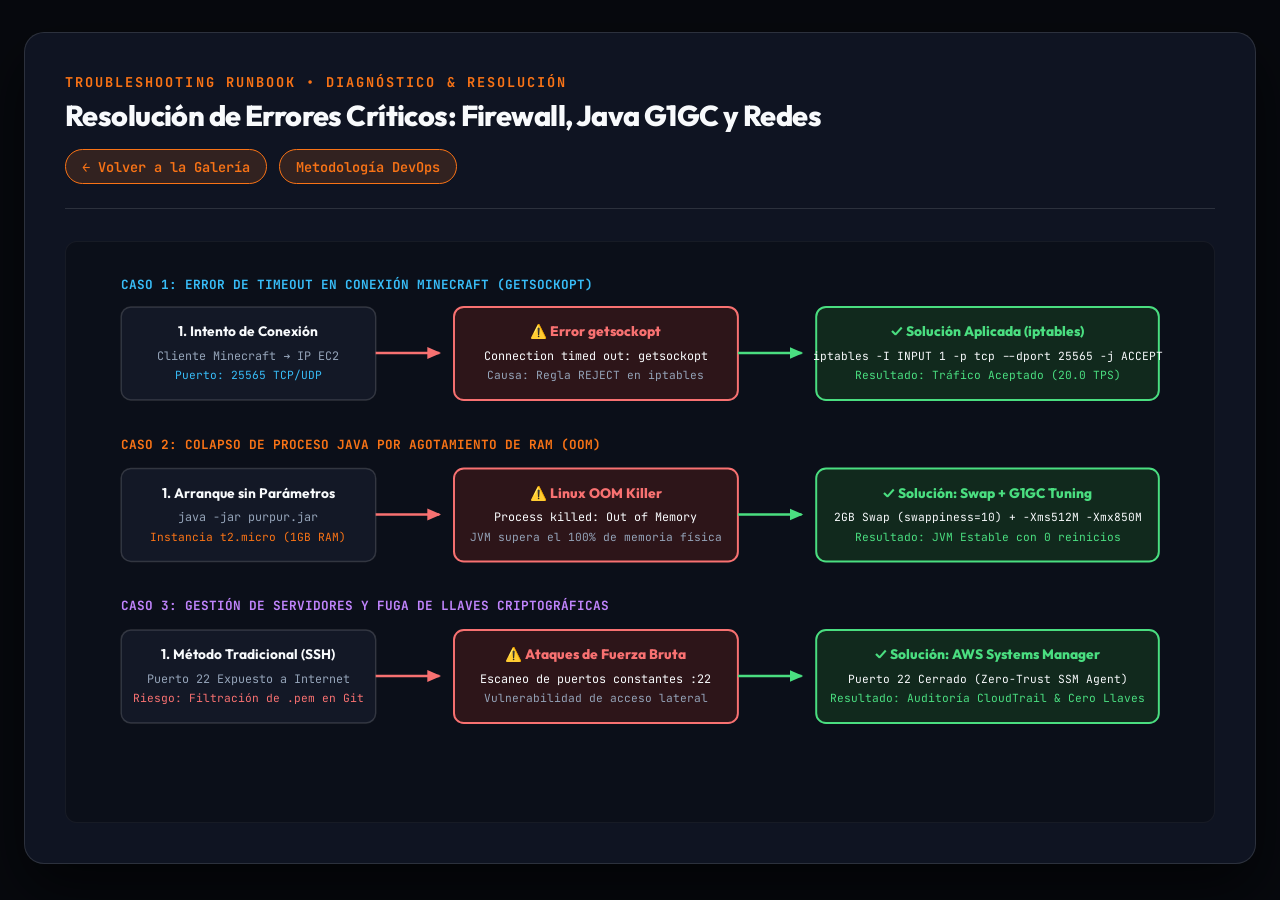
<file: diagrams/03_resolucion_bugs_firewall.html>
<!DOCTYPE html>
<html lang="es">
<head>
  <meta charset="UTF-8">
  <meta name="viewport" content="width=device-width, initial-scale=1.0">
  <title>Flujo de Diagnóstico y Resolución de Errores - Duoc UC</title>
  <link rel="preconnect" href="https://fonts.googleapis.com">
  <link rel="preconnect" href="https://fonts.gstatic.com" crossorigin>
  <link href="https://fonts.googleapis.com/css2?family=Outfit:wght@400;500;600;700;800&family=JetBrains+Mono:wght@400;500;600;700&display=swap" rel="stylesheet">
  <style>
    :root {
      --paper: #07090e;
      --paper-card: #0f1422;
      --ink: #f8fafc;
      --ink-muted: #94a3b8;
      --accent: #f97316;
      --accent-soft: rgba(249, 115, 22, 0.15);
      --teal: #38bdf8;
      --green: #4ade80;
      --red: #f87171;
      --border: rgba(255, 255, 255, 0.12);
      --font-sans: 'Outfit', -apple-system, BlinkMacSystemFont, sans-serif;
      --font-mono: 'JetBrains Mono', monospace;
    }

    * { box-sizing: border-box; margin: 0; padding: 0; }
    body {
      background-color: var(--paper);
      color: var(--ink);
      font-family: var(--font-sans);
      display: flex;
      flex-direction: column;
      align-items: center;
      min-height: 100vh;
      padding: 2rem 1.5rem;
    }

    .diagram-card {
      background: var(--paper-card);
      border: 1px solid var(--border);
      border-radius: 20px;
      padding: 2.5rem;
      max-width: 1480px;
      width: 100%;
      box-shadow: 0 25px 60px rgba(0, 0, 0, 0.6);
    }

    .header {
      margin-bottom: 2rem;
      display: flex;
      justify-content: space-between;
      align-items: center;
      border-bottom: 1px solid var(--border);
      padding-bottom: 1.5rem;
      flex-wrap: wrap;
      gap: 1rem;
    }

    .eyebrow {
      font-family: var(--font-mono);
      font-size: 0.85rem;
      font-weight: 700;
      text-transform: uppercase;
      letter-spacing: 0.15em;
      color: var(--accent);
      margin-bottom: 0.4rem;
    }

    h1 {
      font-size: 1.8rem;
      font-weight: 800;
      letter-spacing: -0.02em;
    }

    .meta-tags {
      display: flex;
      align-items: center;
      gap: 0.75rem;
    }

    .meta-tag {
      font-family: var(--font-mono);
      font-size: 0.85rem;
      font-weight: 600;
      background: var(--accent-soft);
      color: var(--accent);
      padding: 0.45rem 1rem;
      border-radius: 30px;
      border: 1px solid var(--accent);
      text-decoration: none;
      transition: all 0.2s;
    }

    .meta-tag:hover {
      background: var(--accent);
      color: #fff;
    }

    .svg-container {
      width: 100%;
      overflow-x: auto;
      background: rgba(0, 0, 0, 0.25);
      border-radius: 12px;
      border: 1px solid rgba(255, 255, 255, 0.05);
      padding: 1rem;
    }

    svg {
      display: block;
      width: 100%;
      height: auto;
      min-width: 1100px;
    }
  </style>
</head>
<body>

  <div class="diagram-card">
    <div class="header">
      <div>
        <div class="eyebrow">TROUBLESHOOTING RUNBOOK • DIAGNÓSTICO & RESOLUCIÓN</div>
        <h1>Resolución de Errores Críticos: Firewall, Java G1GC y Redes</h1>
      </div>
      <div class="meta-tags">
        <a href="index.html" class="meta-tag">← Volver a la Galería</a>
        <span class="meta-tag">Metodología DevOps</span>
      </div>
    </div>

    <div class="svg-container">
      <svg xmlns="http://www.w3.org/2000/svg" viewBox="0 0 1140 560" width="1140" height="560">
        <defs>
          <marker id="arr-gray" viewBox="0 0 10 10" refX="7" refY="5" markerWidth="7" markerHeight="7" orient="auto-start-reverse">
            <path d="M 0 1.5 L 8 5 L 0 8.5 z" fill="#94a3b8"/>
          </marker>
          <marker id="arr-green" viewBox="0 0 10 10" refX="7" refY="5" markerWidth="7" markerHeight="7" orient="auto-start-reverse">
            <path d="M 0 1.5 L 8 5 L 0 8.5 z" fill="#4ade80"/>
          </marker>
          <marker id="arr-red" viewBox="0 0 10 10" refX="7" refY="5" markerWidth="7" markerHeight="7" orient="auto-start-reverse">
            <path d="M 0 1.5 L 8 5 L 0 8.5 z" fill="#f87171"/>
          </marker>
        </defs>

        <!-- ==================== FILA 1: CASO 1 - ERROR GETSOCKOPT ==================== -->
        <text x="40" y="32" fill="#38bdf8" font-size="13" font-family="'JetBrains Mono', monospace" font-weight="700">CASO 1: ERROR DE TIMEOUT EN CONEXIÓN MINECRAFT (GETSOCKOPT)</text>

        <!-- Paso 1: Intento -->
        <g transform="translate(40, 50)">
          <rect width="260" height="95" rx="10" fill="#131826" stroke="rgba(255,255,255,0.15)" stroke-width="1.5"/>
          <text x="130" y="30" fill="#f8fafc" font-size="14" font-family="'Outfit', sans-serif" font-weight="700" text-anchor="middle">1. Intento de Conexión</text>
          <text x="130" y="54" fill="#94a3b8" font-size="12" font-family="'JetBrains Mono', monospace" text-anchor="middle">Cliente Minecraft ➔ IP EC2</text>
          <text x="130" y="74" fill="#38bdf8" font-size="11.5" font-family="'JetBrains Mono', monospace" text-anchor="middle">Puerto: 25565 TCP/UDP</text>
        </g>

        <!-- Flecha 1 -> 2 (Fallo) -->
        <path d="M 300 97 H 365" fill="none" stroke="#f87171" stroke-width="2.5" marker-end="url(#arr-red)"/>

        <!-- Paso 2: Error -->
        <g transform="translate(380, 50)">
          <rect width="290" height="95" rx="10" fill="#2d1519" stroke="#f87171" stroke-width="2"/>
          <text x="145" y="30" fill="#f87171" font-size="14" font-family="'Outfit', sans-serif" font-weight="800" text-anchor="middle">⚠️ Error getsockopt</text>
          <text x="145" y="54" fill="#f8fafc" font-size="12" font-family="'JetBrains Mono', monospace" text-anchor="middle">Connection timed out: getsockopt</text>
          <text x="145" y="74" fill="#94a3b8" font-size="11.5" font-family="'JetBrains Mono', monospace" text-anchor="middle">Causa: Regla REJECT en iptables</text>
        </g>

        <!-- Flecha 2 -> 3 (Solución) -->
        <path d="M 670 97 H 735" fill="none" stroke="#4ade80" stroke-width="2.5" marker-end="url(#arr-green)"/>

        <!-- Paso 3: Solución -->
        <g transform="translate(750, 50)">
          <rect width="350" height="95" rx="10" fill="#11291d" stroke="#4ade80" stroke-width="2"/>
          <text x="175" y="30" fill="#4ade80" font-size="14" font-family="'Outfit', sans-serif" font-weight="800" text-anchor="middle">✓ Solución Aplicada (iptables)</text>
          <text x="175" y="54" fill="#f8fafc" font-size="11.5" font-family="'JetBrains Mono', monospace" text-anchor="middle">iptables -I INPUT 1 -p tcp --dport 25565 -j ACCEPT</text>
          <text x="175" y="74" fill="#4ade80" font-size="11.5" font-family="'JetBrains Mono', monospace" text-anchor="middle">Resultado: Tráfico Aceptado (20.0 TPS)</text>
        </g>

        <!-- ==================== FILA 2: CASO 2 - CRASH POR MEMORIA (OOM KILLER) ==================== -->
        <text x="40" y="195" fill="#f97316" font-size="13" font-family="'JetBrains Mono', monospace" font-weight="700">CASO 2: COLAPSO DE PROCESO JAVA POR AGOTAMIENTO DE RAM (OOM)</text>

        <!-- Paso 1: Intento -->
        <g transform="translate(40, 215)">
          <rect width="260" height="95" rx="10" fill="#131826" stroke="rgba(255,255,255,0.15)" stroke-width="1.5"/>
          <text x="130" y="30" fill="#f8fafc" font-size="14" font-family="'Outfit', sans-serif" font-weight="700" text-anchor="middle">1. Arranque sin Parámetros</text>
          <text x="130" y="54" fill="#94a3b8" font-size="12" font-family="'JetBrains Mono', monospace" text-anchor="middle">java -jar purpur.jar</text>
          <text x="130" y="74" fill="#f97316" font-size="11.5" font-family="'JetBrains Mono', monospace" text-anchor="middle">Instancia t2.micro (1GB RAM)</text>
        </g>

        <path d="M 300 262 H 365" fill="none" stroke="#f87171" stroke-width="2.5" marker-end="url(#arr-red)"/>

        <!-- Paso 2: Error -->
        <g transform="translate(380, 215)">
          <rect width="290" height="95" rx="10" fill="#2d1519" stroke="#f87171" stroke-width="2"/>
          <text x="145" y="30" fill="#f87171" font-size="14" font-family="'Outfit', sans-serif" font-weight="800" text-anchor="middle">⚠️ Linux OOM Killer</text>
          <text x="145" y="54" fill="#f8fafc" font-size="12" font-family="'JetBrains Mono', monospace" text-anchor="middle">Process killed: Out of Memory</text>
          <text x="145" y="74" fill="#94a3b8" font-size="11.5" font-family="'JetBrains Mono', monospace" text-anchor="middle">JVM supera el 100% de memoria física</text>
        </g>

        <path d="M 670 262 H 735" fill="none" stroke="#4ade80" stroke-width="2.5" marker-end="url(#arr-green)"/>

        <!-- Paso 3: Solución -->
        <g transform="translate(750, 215)">
          <rect width="350" height="95" rx="10" fill="#11291d" stroke="#4ade80" stroke-width="2"/>
          <text x="175" y="30" fill="#4ade80" font-size="14" font-family="'Outfit', sans-serif" font-weight="800" text-anchor="middle">✓ Solución: Swap + G1GC Tuning</text>
          <text x="175" y="54" fill="#f8fafc" font-size="11.5" font-family="'JetBrains Mono', monospace" text-anchor="middle">2GB Swap (swappiness=10) + -Xms512M -Xmx850M</text>
          <text x="175" y="74" fill="#4ade80" font-size="11.5" font-family="'JetBrains Mono', monospace" text-anchor="middle">Resultado: JVM Estable con 0 reinicios</text>
        </g>

        <!-- ==================== FILA 3: CASO 3 - GESTIÓN SEGURA ZERO-TRUST ==================== -->
        <text x="40" y="360" fill="#c084fc" font-size="13" font-family="'JetBrains Mono', monospace" font-weight="700">CASO 3: GESTIÓN DE SERVIDORES Y FUGA DE LLAVES CRIPTOGRÁFICAS</text>

        <!-- Paso 1: Intento -->
        <g transform="translate(40, 380)">
          <rect width="260" height="95" rx="10" fill="#131826" stroke="rgba(255,255,255,0.15)" stroke-width="1.5"/>
          <text x="130" y="30" fill="#f8fafc" font-size="14" font-family="'Outfit', sans-serif" font-weight="700" text-anchor="middle">1. Método Tradicional (SSH)</text>
          <text x="130" y="54" fill="#94a3b8" font-size="12" font-family="'JetBrains Mono', monospace" text-anchor="middle">Puerto 22 Expuesto a Internet</text>
          <text x="130" y="74" fill="#f87171" font-size="11.5" font-family="'JetBrains Mono', monospace" text-anchor="middle">Riesgo: Filtración de .pem en Git</text>
        </g>

        <path d="M 300 427 H 365" fill="none" stroke="#f87171" stroke-width="2.5" marker-end="url(#arr-red)"/>

        <!-- Paso 2: Error -->
        <g transform="translate(380, 380)">
          <rect width="290" height="95" rx="10" fill="#2d1519" stroke="#f87171" stroke-width="2"/>
          <text x="145" y="30" fill="#f87171" font-size="14" font-family="'Outfit', sans-serif" font-weight="800" text-anchor="middle">⚠️ Ataques de Fuerza Bruta</text>
          <text x="145" y="54" fill="#f8fafc" font-size="12" font-family="'JetBrains Mono', monospace" text-anchor="middle">Escaneo de puertos constantes :22</text>
          <text x="145" y="74" fill="#94a3b8" font-size="11.5" font-family="'JetBrains Mono', monospace" text-anchor="middle">Vulnerabilidad de acceso lateral</text>
        </g>

        <path d="M 670 427 H 735" fill="none" stroke="#4ade80" stroke-width="2.5" marker-end="url(#arr-green)"/>

        <!-- Paso 3: Solución -->
        <g transform="translate(750, 380)">
          <rect width="350" height="95" rx="10" fill="#11291d" stroke="#4ade80" stroke-width="2"/>
          <text x="175" y="30" fill="#4ade80" font-size="14" font-family="'Outfit', sans-serif" font-weight="800" text-anchor="middle">✓ Solución: AWS Systems Manager</text>
          <text x="175" y="54" fill="#f8fafc" font-size="11.5" font-family="'JetBrains Mono', monospace" text-anchor="middle">Puerto 22 Cerrado (Zero-Trust SSM Agent)</text>
          <text x="175" y="74" fill="#4ade80" font-size="11.5" font-family="'JetBrains Mono', monospace" text-anchor="middle">Resultado: Auditoría CloudTrail & Cero Llaves</text>
        </g>

      </svg>
    </div>
  </div>

</body>
</html>
</file>
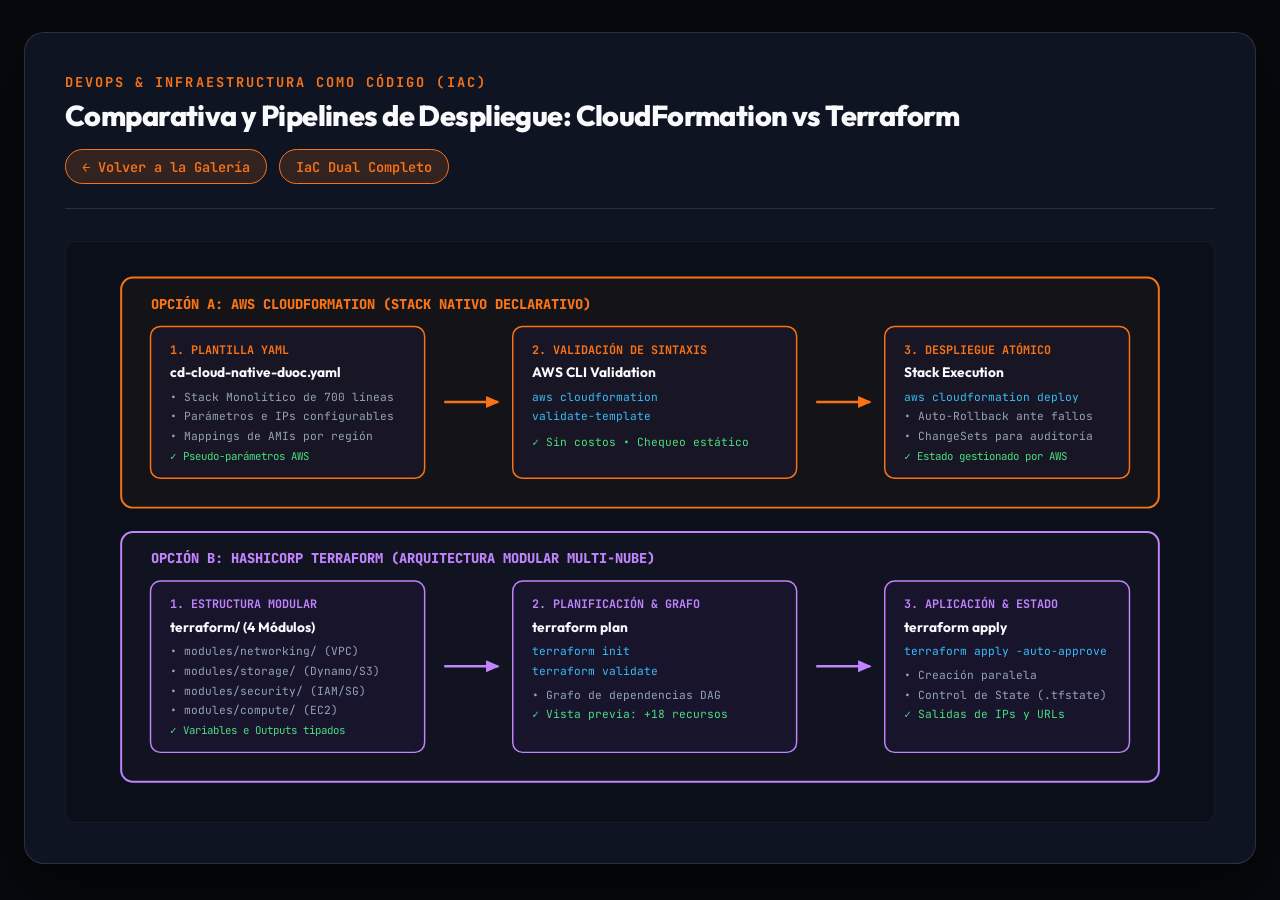
<file: diagrams/04_flujo_iac_despliegue.html>
<!DOCTYPE html>
<html lang="es">
<head>
  <meta charset="UTF-8">
  <meta name="viewport" content="width=device-width, initial-scale=1.0">
  <title>Pipeline IaC Enterprise - CloudFormation vs Terraform - Duoc UC</title>
  <link rel="preconnect" href="https://fonts.googleapis.com">
  <link rel="preconnect" href="https://fonts.gstatic.com" crossorigin>
  <link href="https://fonts.googleapis.com/css2?family=Outfit:wght@400;500;600;700;800&family=JetBrains+Mono:wght@400;500;600;700&display=swap" rel="stylesheet">
  <style>
    :root {
      --paper: #07090e;
      --paper-card: #0f1422;
      --ink: #f8fafc;
      --ink-muted: #94a3b8;
      --accent: #f97316;
      --accent-soft: rgba(249, 115, 22, 0.15);
      --teal: #38bdf8;
      --purple: #c084fc;
      --green: #4ade80;
      --border: rgba(255, 255, 255, 0.12);
      --font-sans: 'Outfit', -apple-system, BlinkMacSystemFont, sans-serif;
      --font-mono: 'JetBrains Mono', monospace;
    }

    * { box-sizing: border-box; margin: 0; padding: 0; }
    body {
      background-color: var(--paper);
      color: var(--ink);
      font-family: var(--font-sans);
      display: flex;
      flex-direction: column;
      align-items: center;
      min-height: 100vh;
      padding: 2rem 1.5rem;
    }

    .diagram-card {
      background: var(--paper-card);
      border: 1px solid var(--border);
      border-radius: 20px;
      padding: 2.5rem;
      max-width: 1480px;
      width: 100%;
      box-shadow: 0 25px 60px rgba(0, 0, 0, 0.6);
    }

    .header {
      margin-bottom: 2rem;
      display: flex;
      justify-content: space-between;
      align-items: center;
      border-bottom: 1px solid var(--border);
      padding-bottom: 1.5rem;
      flex-wrap: wrap;
      gap: 1rem;
    }

    .eyebrow {
      font-family: var(--font-mono);
      font-size: 0.85rem;
      font-weight: 700;
      text-transform: uppercase;
      letter-spacing: 0.15em;
      color: var(--accent);
      margin-bottom: 0.4rem;
    }

    h1 {
      font-size: 1.8rem;
      font-weight: 800;
      letter-spacing: -0.02em;
    }

    .meta-tags {
      display: flex;
      align-items: center;
      gap: 0.75rem;
    }

    .meta-tag {
      font-family: var(--font-mono);
      font-size: 0.85rem;
      font-weight: 600;
      background: var(--accent-soft);
      color: var(--accent);
      padding: 0.45rem 1rem;
      border-radius: 30px;
      border: 1px solid var(--accent);
      text-decoration: none;
      transition: all 0.2s;
    }

    .meta-tag:hover {
      background: var(--accent);
      color: #fff;
    }

    .svg-container {
      width: 100%;
      overflow-x: auto;
      background: rgba(0, 0, 0, 0.25);
      border-radius: 12px;
      border: 1px solid rgba(255, 255, 255, 0.05);
      padding: 1rem;
    }

    svg {
      display: block;
      width: 100%;
      height: auto;
      min-width: 1100px;
    }
  </style>
</head>
<body>

  <div class="diagram-card">
    <div class="header">
      <div>
        <div class="eyebrow">DEVOPS & INFRAESTRUCTURA COMO CÓDIGO (IaC)</div>
        <h1>Comparativa y Pipelines de Despliegue: CloudFormation vs Terraform</h1>
      </div>
      <div class="meta-tags">
        <a href="index.html" class="meta-tag">← Volver a la Galería</a>
        <span class="meta-tag">IaC Dual Completo</span>
      </div>
    </div>

    <div class="svg-container">
      <svg xmlns="http://www.w3.org/2000/svg" viewBox="0 0 1140 560" width="1140" height="560">
        <defs>
          <marker id="arr-orange" viewBox="0 0 10 10" refX="7" refY="5" markerWidth="7" markerHeight="7" orient="auto-start-reverse">
            <path d="M 0 1.5 L 8 5 L 0 8.5 z" fill="#f97316"/>
          </marker>
          <marker id="arr-purple" viewBox="0 0 10 10" refX="7" refY="5" markerWidth="7" markerHeight="7" orient="auto-start-reverse">
            <path d="M 0 1.5 L 8 5 L 0 8.5 z" fill="#c084fc"/>
          </marker>
        </defs>

        <!-- ==================== RAMA 1: CLOUDFORMATION ==================== -->
        <g transform="translate(40, 20)">
          <rect width="1060" height="235" rx="12" fill="rgba(249, 115, 22, 0.03)" stroke="#f97316" stroke-width="2"/>
          <text x="30" y="32" fill="#f97316" font-size="14" font-family="'JetBrains Mono', monospace" font-weight="800">OPCIÓN A: AWS CLOUDFORMATION (STACK NATIVO DECLARATIVO)</text>

          <!-- Paso 1 -->
          <g transform="translate(30, 50)">
            <rect width="280" height="155" rx="10" fill="#181524" stroke="#f97316" stroke-width="1.5"/>
            <text x="20" y="28" fill="#f97316" font-size="12" font-family="'JetBrains Mono', monospace" font-weight="700">1. PLANTILLA YAML</text>
            <text x="20" y="52" fill="#f8fafc" font-size="14" font-family="'Outfit', sans-serif" font-weight="700">cd-cloud-native-duoc.yaml</text>
            <text x="20" y="76" fill="#94a3b8" font-size="11.5" font-family="'JetBrains Mono', monospace">• Stack Monolítico de 700 líneas</text>
            <text x="20" y="96" fill="#94a3b8" font-size="11.5" font-family="'JetBrains Mono', monospace">• Parámetros e IPs configurables</text>
            <text x="20" y="116" fill="#94a3b8" font-size="11.5" font-family="'JetBrains Mono', monospace">• Mappings de AMIs por región</text>
            <text x="20" y="136" fill="#4ade80" font-size="11" font-family="'JetBrains Mono', monospace">✓ Pseudo-parámetros AWS</text>
          </g>

          <path d="M 330 127 H 385" fill="none" stroke="#f97316" stroke-width="2.5" marker-end="url(#arr-orange)"/>

          <!-- Paso 2 -->
          <g transform="translate(400, 50)">
            <rect width="290" height="155" rx="10" fill="#181524" stroke="#f97316" stroke-width="1.5"/>
            <text x="20" y="28" fill="#f97316" font-size="12" font-family="'JetBrains Mono', monospace" font-weight="700">2. VALIDACIÓN DE SINTAXIS</text>
            <text x="20" y="52" fill="#f8fafc" font-size="14" font-family="'Outfit', sans-serif" font-weight="700">AWS CLI Validation</text>
            <text x="20" y="76" fill="#38bdf8" font-size="11.5" font-family="'JetBrains Mono', monospace">aws cloudformation</text>
            <text x="20" y="96" fill="#38bdf8" font-size="11.5" font-family="'JetBrains Mono', monospace">validate-template</text>
            <text x="20" y="122" fill="#4ade80" font-size="11.5" font-family="'JetBrains Mono', monospace">✓ Sin costos • Chequeo estático</text>
          </g>

          <path d="M 710 127 H 765" fill="none" stroke="#f97316" stroke-width="2.5" marker-end="url(#arr-orange)"/>

          <!-- Paso 3 -->
          <g transform="translate(780, 50)">
            <rect width="250" height="155" rx="10" fill="#181524" stroke="#f97316" stroke-width="1.5"/>
            <text x="20" y="28" fill="#f97316" font-size="12" font-family="'JetBrains Mono', monospace" font-weight="700">3. DESPLIEGUE ATÓMICO</text>
            <text x="20" y="52" fill="#f8fafc" font-size="14" font-family="'Outfit', sans-serif" font-weight="700">Stack Execution</text>
            <text x="20" y="76" fill="#38bdf8" font-size="11.5" font-family="'JetBrains Mono', monospace">aws cloudformation deploy</text>
            <text x="20" y="96" fill="#94a3b8" font-size="11.5" font-family="'JetBrains Mono', monospace">• Auto-Rollback ante fallos</text>
            <text x="20" y="116" fill="#94a3b8" font-size="11.5" font-family="'JetBrains Mono', monospace">• ChangeSets para auditoría</text>
            <text x="20" y="136" fill="#4ade80" font-size="11" font-family="'JetBrains Mono', monospace">✓ Estado gestionado por AWS</text>
          </g>
        </g>

        <!-- ==================== RAMA 2: TERRAFORM ==================== -->
        <g transform="translate(40, 280)">
          <rect width="1060" height="255" rx="12" fill="rgba(192, 132, 252, 0.03)" stroke="#c084fc" stroke-width="2"/>
          <text x="30" y="32" fill="#c084fc" font-size="14" font-family="'JetBrains Mono', monospace" font-weight="800">OPCIÓN B: HASHICORP TERRAFORM (ARQUITECTURA MODULAR MULTI-NUBE)</text>

          <!-- Paso 1 -->
          <g transform="translate(30, 50)">
            <rect width="280" height="175" rx="10" fill="#18142c" stroke="#c084fc" stroke-width="1.5"/>
            <text x="20" y="28" fill="#c084fc" font-size="12" font-family="'JetBrains Mono', monospace" font-weight="700">1. ESTRUCTURA MODULAR</text>
            <text x="20" y="52" fill="#f8fafc" font-size="14" font-family="'Outfit', sans-serif" font-weight="700">terraform/ (4 Módulos)</text>
            <text x="20" y="76" fill="#94a3b8" font-size="11.5" font-family="'JetBrains Mono', monospace">• modules/networking/ (VPC)</text>
            <text x="20" y="96" fill="#94a3b8" font-size="11.5" font-family="'JetBrains Mono', monospace">• modules/storage/ (Dynamo/S3)</text>
            <text x="20" y="116" fill="#94a3b8" font-size="11.5" font-family="'JetBrains Mono', monospace">• modules/security/ (IAM/SG)</text>
            <text x="20" y="136" fill="#94a3b8" font-size="11.5" font-family="'JetBrains Mono', monospace">• modules/compute/ (EC2)</text>
            <text x="20" y="156" fill="#4ade80" font-size="11" font-family="'JetBrains Mono', monospace">✓ Variables e Outputs tipados</text>
          </g>

          <path d="M 330 137 H 385" fill="none" stroke="#c084fc" stroke-width="2.5" marker-end="url(#arr-purple)"/>

          <!-- Paso 2 -->
          <g transform="translate(400, 50)">
            <rect width="290" height="175" rx="10" fill="#18142c" stroke="#c084fc" stroke-width="1.5"/>
            <text x="20" y="28" fill="#c084fc" font-size="12" font-family="'JetBrains Mono', monospace" font-weight="700">2. PLANIFICACIÓN & GRAFO</text>
            <text x="20" y="52" fill="#f8fafc" font-size="14" font-family="'Outfit', sans-serif" font-weight="700">terraform plan</text>
            <text x="20" y="76" fill="#38bdf8" font-size="11.5" font-family="'JetBrains Mono', monospace">terraform init</text>
            <text x="20" y="96" fill="#38bdf8" font-size="11.5" font-family="'JetBrains Mono', monospace">terraform validate</text>
            <text x="20" y="120" fill="#94a3b8" font-size="11.5" font-family="'JetBrains Mono', monospace">• Grafo de dependencias DAG</text>
            <text x="20" y="140" fill="#4ade80" font-size="11.5" font-family="'JetBrains Mono', monospace">✓ Vista previa: +18 recursos</text>
          </g>

          <path d="M 710 137 H 765" fill="none" stroke="#c084fc" stroke-width="2.5" marker-end="url(#arr-purple)"/>

          <!-- Paso 3 -->
          <g transform="translate(780, 50)">
            <rect width="250" height="175" rx="10" fill="#18142c" stroke="#c084fc" stroke-width="1.5"/>
            <text x="20" y="28" fill="#c084fc" font-size="12" font-family="'JetBrains Mono', monospace" font-weight="700">3. APLICACIÓN & ESTADO</text>
            <text x="20" y="52" fill="#f8fafc" font-size="14" font-family="'Outfit', sans-serif" font-weight="700">terraform apply</text>
            <text x="20" y="76" fill="#38bdf8" font-size="11.5" font-family="'JetBrains Mono', monospace">terraform apply -auto-approve</text>
            <text x="20" y="100" fill="#94a3b8" font-size="11.5" font-family="'JetBrains Mono', monospace">• Creación paralela</text>
            <text x="20" y="120" fill="#94a3b8" font-size="11.5" font-family="'JetBrains Mono', monospace">• Control de State (.tfstate)</text>
            <text x="20" y="140" fill="#4ade80" font-size="11.5" font-family="'JetBrains Mono', monospace">✓ Salidas de IPs y URLs</text>
          </g>
        </g>

      </svg>
    </div>
  </div>

</body>
</html>
</file>
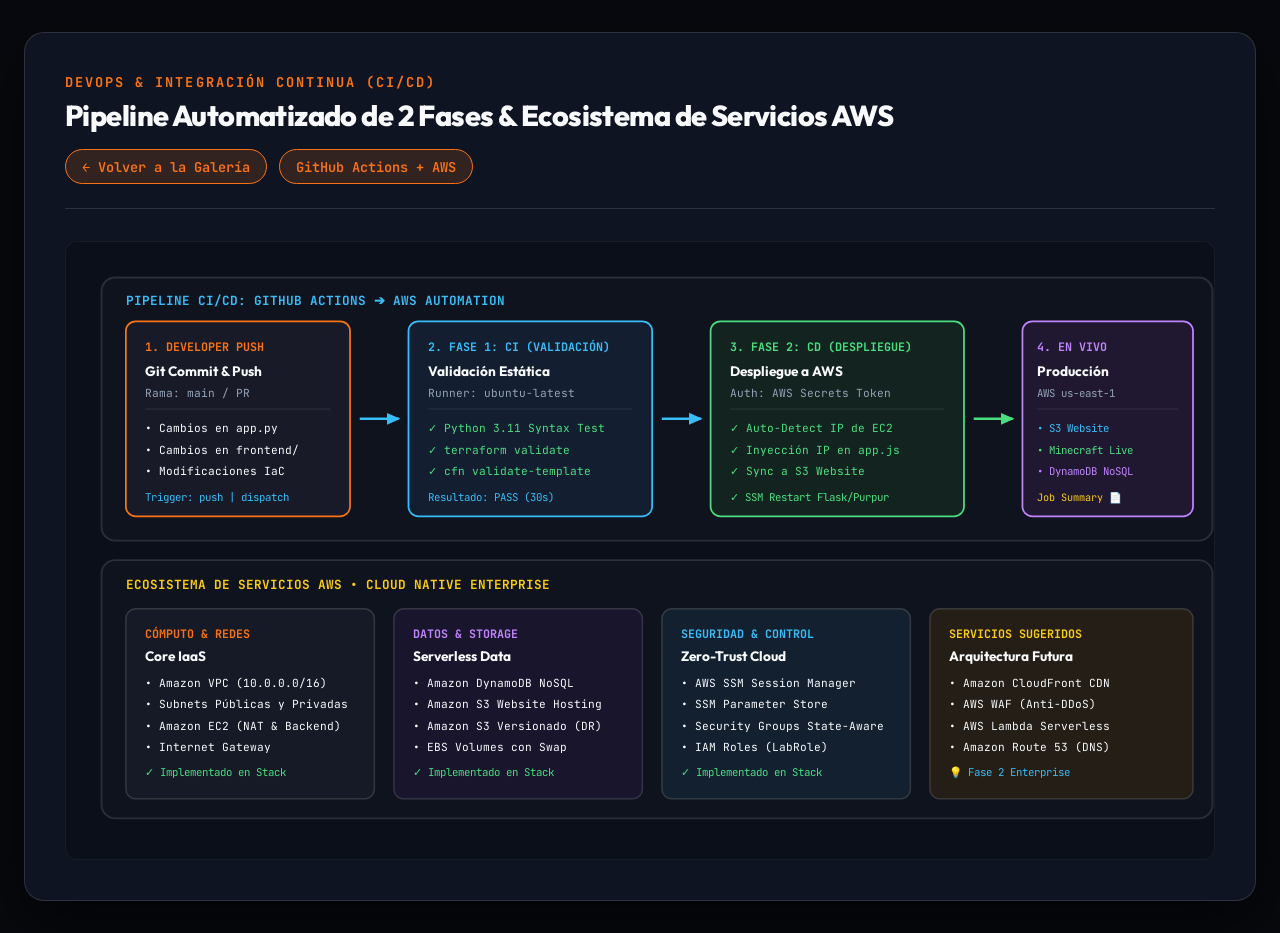
<file: diagrams/05_arquitectura_cicd_servicios_aws.html>
<!DOCTYPE html>
<html lang="es">
<head>
  <meta charset="UTF-8">
  <meta name="viewport" content="width=device-width, initial-scale=1.0">
  <title>Pipeline CI/CD & Ecosistema de Servicios AWS - Duoc UC</title>
  <link rel="preconnect" href="https://fonts.googleapis.com">
  <link rel="preconnect" href="https://fonts.gstatic.com" crossorigin>
  <link href="https://fonts.googleapis.com/css2?family=Outfit:wght@400;500;600;700;800&family=JetBrains+Mono:wght@400;500;600;700&display=swap" rel="stylesheet">
  <style>
    :root {
      --paper: #07090e;
      --paper-card: #0f1422;
      --ink: #f8fafc;
      --ink-muted: #94a3b8;
      --accent: #f97316;
      --accent-soft: rgba(249, 115, 22, 0.15);
      --teal: #38bdf8;
      --purple: #c084fc;
      --green: #4ade80;
      --yellow: #facc15;
      --border: rgba(255, 255, 255, 0.12);
      --font-sans: 'Outfit', -apple-system, BlinkMacSystemFont, sans-serif;
      --font-mono: 'JetBrains Mono', monospace;
    }

    * { box-sizing: border-box; margin: 0; padding: 0; }
    body {
      background-color: var(--paper);
      color: var(--ink);
      font-family: var(--font-sans);
      display: flex;
      flex-direction: column;
      align-items: center;
      min-height: 100vh;
      padding: 2rem 1.5rem;
    }

    .diagram-card {
      background: var(--paper-card);
      border: 1px solid var(--border);
      border-radius: 20px;
      padding: 2.5rem;
      max-width: 1480px;
      width: 100%;
      box-shadow: 0 25px 60px rgba(0, 0, 0, 0.6);
    }

    .header {
      margin-bottom: 2rem;
      display: flex;
      justify-content: space-between;
      align-items: center;
      border-bottom: 1px solid var(--border);
      padding-bottom: 1.5rem;
      flex-wrap: wrap;
      gap: 1rem;
    }

    .eyebrow {
      font-family: var(--font-mono);
      font-size: 0.85rem;
      font-weight: 700;
      text-transform: uppercase;
      letter-spacing: 0.15em;
      color: var(--accent);
      margin-bottom: 0.4rem;
    }

    h1 {
      font-size: 1.8rem;
      font-weight: 800;
      letter-spacing: -0.02em;
    }

    .meta-tags {
      display: flex;
      align-items: center;
      gap: 0.75rem;
    }

    .meta-tag {
      font-family: var(--font-mono);
      font-size: 0.85rem;
      font-weight: 600;
      background: var(--accent-soft);
      color: var(--accent);
      padding: 0.45rem 1rem;
      border-radius: 30px;
      border: 1px solid var(--accent);
      text-decoration: none;
      transition: all 0.2s;
    }

    .meta-tag:hover {
      background: var(--accent);
      color: #fff;
    }

    .svg-container {
      width: 100%;
      overflow-x: auto;
      background: rgba(0, 0, 0, 0.25);
      border-radius: 12px;
      border: 1px solid rgba(255, 255, 255, 0.05);
      padding: 1rem;
    }

    svg {
      display: block;
      width: 100%;
      height: auto;
      min-width: 1150px;
    }
  </style>
</head>
<body>

  <div class="diagram-card">
    <div class="header">
      <div>
        <div class="eyebrow">DEVOPS & INTEGRACIÓN CONTINUA (CI/CD)</div>
        <h1>Pipeline Automatizado de 2 Fases & Ecosistema de Servicios AWS</h1>
      </div>
      <div class="meta-tags">
        <a href="index.html" class="meta-tag">← Volver a la Galería</a>
        <span class="meta-tag">GitHub Actions + AWS</span>
      </div>
    </div>

    <div class="svg-container">
      <svg xmlns="http://www.w3.org/2000/svg" viewBox="0 0 1180 600" width="1180" height="600">
        <defs>
          <marker id="arr-gray" viewBox="0 0 10 10" refX="7" refY="5" markerWidth="7" markerHeight="7" orient="auto-start-reverse">
            <path d="M 0 1.5 L 8 5 L 0 8.5 z" fill="#94a3b8"/>
          </marker>
          <marker id="arr-teal" viewBox="0 0 10 10" refX="7" refY="5" markerWidth="7" markerHeight="7" orient="auto-start-reverse">
            <path d="M 0 1.5 L 8 5 L 0 8.5 z" fill="#38bdf8"/>
          </marker>
          <marker id="arr-green" viewBox="0 0 10 10" refX="7" refY="5" markerWidth="7" markerHeight="7" orient="auto-start-reverse">
            <path d="M 0 1.5 L 8 5 L 0 8.5 z" fill="#4ade80"/>
          </marker>
        </defs>

        <!-- SECCIÓN 1: PIPELINE CI/CD (FLUJO HORIZONTAL) -->
        <rect x="20" y="20" width="1140" height="270" rx="14" fill="rgba(255,255,255,0.015)" stroke="rgba(255,255,255,0.12)" stroke-width="2"/>
        <text x="45" y="48" fill="#38bdf8" font-size="13" font-family="'JetBrains Mono', monospace" font-weight="700">PIPELINE CI/CD: GITHUB ACTIONS ➔ AWS AUTOMATION</text>

        <!-- Paso 1: Git Push -->
        <g transform="translate(45, 65)">
          <rect width="230" height="200" rx="10" fill="#181a28" stroke="#f97316" stroke-width="1.8"/>
          <text x="20" y="30" fill="#f97316" font-size="12" font-family="'JetBrains Mono', monospace" font-weight="700">1. DEVELOPER PUSH</text>
          <text x="20" y="56" fill="#f8fafc" font-size="14" font-family="'Outfit', sans-serif" font-weight="700">Git Commit & Push</text>
          <text x="20" y="78" fill="#94a3b8" font-size="11.5" font-family="'JetBrains Mono', monospace">Rama: main / PR</text>
          <line x1="20" y1="90" x2="210" y2="90" stroke="rgba(255,255,255,0.1)"/>
          <text x="20" y="114" fill="#f8fafc" font-size="11.5" font-family="'JetBrains Mono', monospace">• Cambios en app.py</text>
          <text x="20" y="136" fill="#f8fafc" font-size="11.5" font-family="'JetBrains Mono', monospace">• Cambios en frontend/</text>
          <text x="20" y="158" fill="#f8fafc" font-size="11.5" font-family="'JetBrains Mono', monospace">• Modificaciones IaC</text>
          <text x="20" y="184" fill="#38bdf8" font-size="11" font-family="'JetBrains Mono', monospace">Trigger: push | dispatch</text>
        </g>

        <path d="M 285 165 H 325" fill="none" stroke="#38bdf8" stroke-width="2.5" marker-end="url(#arr-teal)"/>

        <!-- Paso 2: Fase 1 CI -->
        <g transform="translate(335, 65)">
          <rect width="250" height="200" rx="10" fill="#131e30" stroke="#38bdf8" stroke-width="1.8"/>
          <text x="20" y="30" fill="#38bdf8" font-size="12" font-family="'JetBrains Mono', monospace" font-weight="700">2. FASE 1: CI (VALIDACIÓN)</text>
          <text x="20" y="56" fill="#f8fafc" font-size="14" font-family="'Outfit', sans-serif" font-weight="700">Validación Estática</text>
          <text x="20" y="78" fill="#94a3b8" font-size="11.5" font-family="'JetBrains Mono', monospace">Runner: ubuntu-latest</text>
          <line x1="20" y1="90" x2="230" y2="90" stroke="rgba(255,255,255,0.1)"/>
          <text x="20" y="114" fill="#4ade80" font-size="11.5" font-family="'JetBrains Mono', monospace">✓ Python 3.11 Syntax Test</text>
          <text x="20" y="136" fill="#4ade80" font-size="11.5" font-family="'JetBrains Mono', monospace">✓ terraform validate</text>
          <text x="20" y="158" fill="#4ade80" font-size="11.5" font-family="'JetBrains Mono', monospace">✓ cfn validate-template</text>
          <text x="20" y="184" fill="#38bdf8" font-size="11" font-family="'JetBrains Mono', monospace">Resultado: PASS (30s)</text>
        </g>

        <path d="M 595 165 H 635" fill="none" stroke="#38bdf8" stroke-width="2.5" marker-end="url(#arr-teal)"/>

        <!-- Paso 3: Fase 2 CD -->
        <g transform="translate(645, 65)">
          <rect width="260" height="200" rx="10" fill="#132420" stroke="#4ade80" stroke-width="1.8"/>
          <text x="20" y="30" fill="#4ade80" font-size="12" font-family="'JetBrains Mono', monospace" font-weight="700">3. FASE 2: CD (DESPLIEGUE)</text>
          <text x="20" y="56" fill="#f8fafc" font-size="14" font-family="'Outfit', sans-serif" font-weight="700">Despliegue a AWS</text>
          <text x="20" y="78" fill="#94a3b8" font-size="11.5" font-family="'JetBrains Mono', monospace">Auth: AWS Secrets Token</text>
          <line x1="20" y1="90" x2="240" y2="90" stroke="rgba(255,255,255,0.1)"/>
          <text x="20" y="114" fill="#4ade80" font-size="11.5" font-family="'JetBrains Mono', monospace">✓ Auto-Detect IP de EC2</text>
          <text x="20" y="136" fill="#4ade80" font-size="11.5" font-family="'JetBrains Mono', monospace">✓ Inyección IP en app.js</text>
          <text x="20" y="158" fill="#4ade80" font-size="11.5" font-family="'JetBrains Mono', monospace">✓ Sync a S3 Website</text>
          <text x="20" y="184" fill="#4ade80" font-size="11" font-family="'JetBrains Mono', monospace">✓ SSM Restart Flask/Purpur</text>
        </g>

        <path d="M 915 165 H 955" fill="none" stroke="#4ade80" stroke-width="2.5" marker-end="url(#arr-green)"/>

        <!-- Paso 4: Producción -->
        <g transform="translate(965, 65)">
          <rect width="175" height="200" rx="10" fill="#1f1830" stroke="#c084fc" stroke-width="1.8"/>
          <text x="15" y="30" fill="#c084fc" font-size="12" font-family="'JetBrains Mono', monospace" font-weight="700">4. EN VIVO</text>
          <text x="15" y="56" fill="#f8fafc" font-size="14" font-family="'Outfit', sans-serif" font-weight="700">Producción</text>
          <text x="15" y="78" fill="#94a3b8" font-size="11" font-family="'JetBrains Mono', monospace">AWS us-east-1</text>
          <line x1="15" y1="90" x2="160" y2="90" stroke="rgba(255,255,255,0.1)"/>
          <text x="15" y="114" fill="#38bdf8" font-size="11" font-family="'JetBrains Mono', monospace">• S3 Website</text>
          <text x="15" y="136" fill="#4ade80" font-size="11" font-family="'JetBrains Mono', monospace">• Minecraft Live</text>
          <text x="15" y="158" fill="#c084fc" font-size="11" font-family="'JetBrains Mono', monospace">• DynamoDB NoSQL</text>
          <text x="15" y="184" fill="#facc15" font-size="10.5" font-family="'JetBrains Mono', monospace">Job Summary 📄</text>
        </g>

        <!-- SECCIÓN 2: ECOSISTEMA DE SERVICIOS AWS IMPLEMENTADOS Y SUGERIDOS -->
        <rect x="20" y="310" width="1140" height="265" rx="14" fill="rgba(255,255,255,0.015)" stroke="rgba(255,255,255,0.12)" stroke-width="2"/>
        <text x="45" y="340" fill="#facc15" font-size="13" font-family="'JetBrains Mono', monospace" font-weight="700">ECOSISTEMA DE SERVICIOS AWS • CLOUD NATIVE ENTERPRISE</text>

        <!-- Bloque 1: Cómputo y Red -->
        <g transform="translate(45, 360)">
          <rect width="255" height="195" rx="10" fill="#151a26" stroke="rgba(255,255,255,0.15)" stroke-width="1.5"/>
          <text x="20" y="30" fill="#f97316" font-size="12" font-family="'JetBrains Mono', monospace" font-weight="700">CÓMPUTO & REDES</text>
          <text x="20" y="54" fill="#f8fafc" font-size="14" font-family="'Outfit', sans-serif" font-weight="700">Core IaaS</text>
          <text x="20" y="80" fill="#f8fafc" font-size="11.5" font-family="'JetBrains Mono', monospace">• Amazon VPC (10.0.0.0/16)</text>
          <text x="20" y="102" fill="#f8fafc" font-size="11.5" font-family="'JetBrains Mono', monospace">• Subnets Públicas y Privadas</text>
          <text x="20" y="124" fill="#f8fafc" font-size="11.5" font-family="'JetBrains Mono', monospace">• Amazon EC2 (NAT & Backend)</text>
          <text x="20" y="146" fill="#f8fafc" font-size="11.5" font-family="'JetBrains Mono', monospace">• Internet Gateway</text>
          <text x="20" y="172" fill="#4ade80" font-size="11" font-family="'JetBrains Mono', monospace">✓ Implementado en Stack</text>
        </g>

        <!-- Bloque 2: Datos y Storage -->
        <g transform="translate(320, 360)">
          <rect width="255" height="195" rx="10" fill="#18152c" stroke="rgba(255,255,255,0.15)" stroke-width="1.5"/>
          <text x="20" y="30" fill="#c084fc" font-size="12" font-family="'JetBrains Mono', monospace" font-weight="700">DATOS & STORAGE</text>
          <text x="20" y="54" fill="#f8fafc" font-size="14" font-family="'Outfit', sans-serif" font-weight="700">Serverless Data</text>
          <text x="20" y="80" fill="#f8fafc" font-size="11.5" font-family="'JetBrains Mono', monospace">• Amazon DynamoDB NoSQL</text>
          <text x="20" y="102" fill="#f8fafc" font-size="11.5" font-family="'JetBrains Mono', monospace">• Amazon S3 Website Hosting</text>
          <text x="20" y="124" fill="#f8fafc" font-size="11.5" font-family="'JetBrains Mono', monospace">• Amazon S3 Versionado (DR)</text>
          <text x="20" y="146" fill="#f8fafc" font-size="11.5" font-family="'JetBrains Mono', monospace">• EBS Volumes con Swap</text>
          <text x="20" y="172" fill="#4ade80" font-size="11" font-family="'JetBrains Mono', monospace">✓ Implementado en Stack</text>
        </g>

        <!-- Bloque 3: Seguridad y Gestión -->
        <g transform="translate(595, 360)">
          <rect width="255" height="195" rx="10" fill="#132030" stroke="rgba(255,255,255,0.15)" stroke-width="1.5"/>
          <text x="20" y="30" fill="#38bdf8" font-size="12" font-family="'JetBrains Mono', monospace" font-weight="700">SEGURIDAD & CONTROL</text>
          <text x="20" y="54" fill="#f8fafc" font-size="14" font-family="'Outfit', sans-serif" font-weight="700">Zero-Trust Cloud</text>
          <text x="20" y="80" fill="#f8fafc" font-size="11.5" font-family="'JetBrains Mono', monospace">• AWS SSM Session Manager</text>
          <text x="20" y="102" fill="#f8fafc" font-size="11.5" font-family="'JetBrains Mono', monospace">• SSM Parameter Store</text>
          <text x="20" y="124" fill="#f8fafc" font-size="11.5" font-family="'JetBrains Mono', monospace">• Security Groups State-Aware</text>
          <text x="20" y="146" fill="#f8fafc" font-size="11.5" font-family="'JetBrains Mono', monospace">• IAM Roles (LabRole)</text>
          <text x="20" y="172" fill="#4ade80" font-size="11" font-family="'JetBrains Mono', monospace">✓ Implementado en Stack</text>
        </g>

        <!-- Bloque 4: Escalabilidad Futura -->
        <g transform="translate(870, 360)">
          <rect width="270" height="195" rx="10" fill="#241e16" stroke="rgba(255,255,255,0.15)" stroke-width="1.5"/>
          <text x="20" y="30" fill="#facc15" font-size="12" font-family="'JetBrains Mono', monospace" font-weight="700">SERVICIOS SUGERIDOS</text>
          <text x="20" y="54" fill="#f8fafc" font-size="14" font-family="'Outfit', sans-serif" font-weight="700">Arquitectura Futura</text>
          <text x="20" y="80" fill="#f8fafc" font-size="11.5" font-family="'JetBrains Mono', monospace">• Amazon CloudFront CDN</text>
          <text x="20" y="102" fill="#f8fafc" font-size="11.5" font-family="'JetBrains Mono', monospace">• AWS WAF (Anti-DDoS)</text>
          <text x="20" y="124" fill="#f8fafc" font-size="11.5" font-family="'JetBrains Mono', monospace">• AWS Lambda Serverless</text>
          <text x="20" y="146" fill="#f8fafc" font-size="11.5" font-family="'JetBrains Mono', monospace">• Amazon Route 53 (DNS)</text>
          <text x="20" y="172" fill="#38bdf8" font-size="11" font-family="'JetBrains Mono', monospace">💡 Fase 2 Enterprise</text>
        </g>

      </svg>
    </div>
  </div>

</body>
</html>
</file>
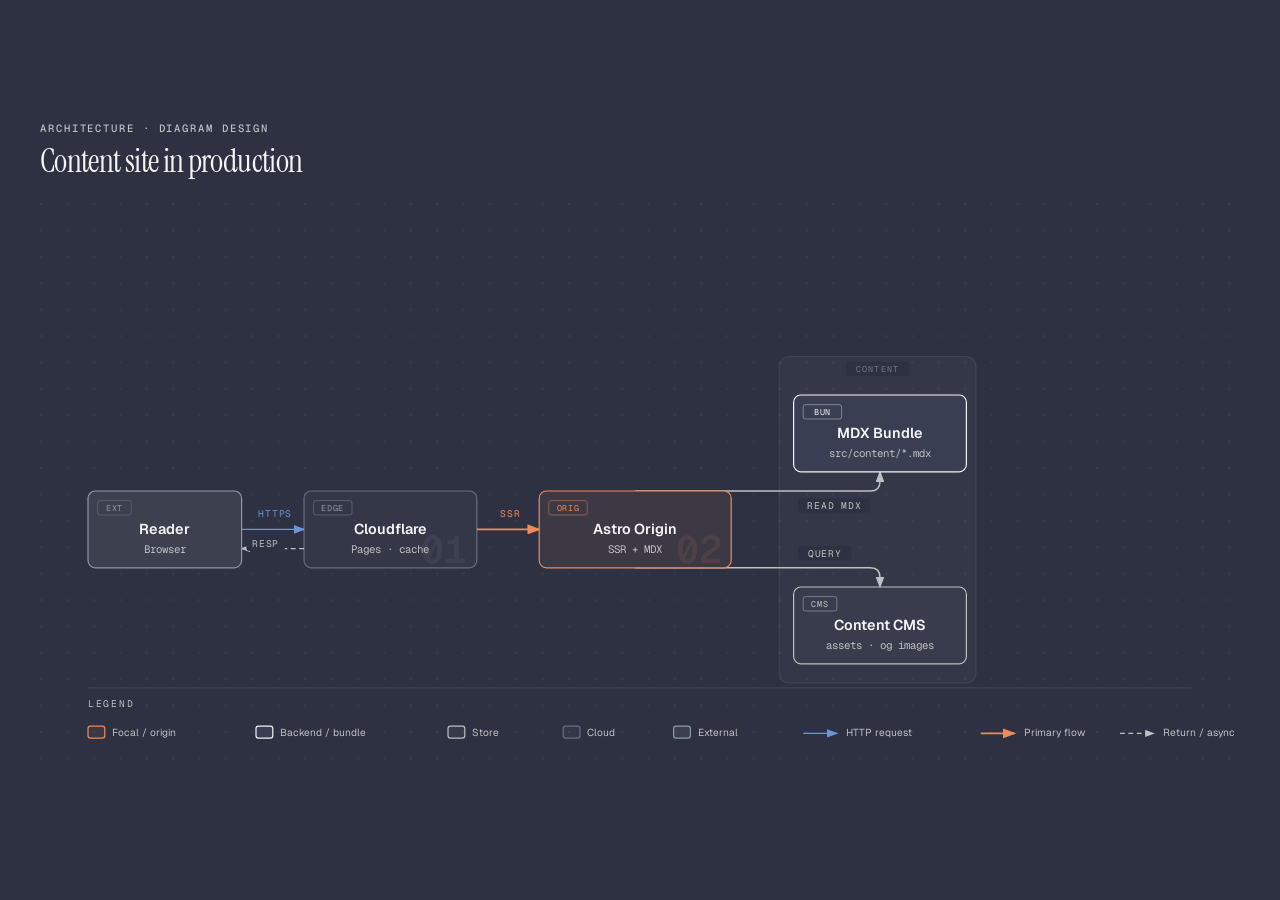
<file: .agents/skills/diagram-design/assets/example-architecture-dark.html>
<!DOCTYPE html>
<html lang="en">
<head>
  <meta charset="UTF-8">
  <meta name="viewport" content="width=device-width, initial-scale=1.0">
  <title>Content site · Architecture</title>
  <link href="https://fonts.googleapis.com/css2?family=Instrument+Serif:ital@0;1&family=Geist:wght@400;500;600&family=Geist+Mono:wght@400;500;600&display=swap" rel="stylesheet">
  <style>
    *, *::before, *::after { box-sizing: border-box; margin: 0; padding: 0; }
    :root {
      --color-paper:   #2d3142;
      --color-ink:     #f5f5f5;
      --color-muted:   #bfc0c0;
      --color-accent:  #f08a59;
      --font-sans:     'Geist', system-ui, sans-serif;
      --font-serif:    'Instrument Serif', serif;
      --font-mono:     'Geist Mono', ui-monospace, monospace;
    }

    body {
      font-family: var(--font-sans);
      background: var(--color-paper);
      color: var(--color-ink);
      min-height: 100vh;
      display: flex;
      align-items: center;
      justify-content: center;
      padding: 3rem 2rem;
    }

    .frame { max-width: 1200px; width: 100%; }

    .eyebrow {
      font-family: var(--font-mono);
      font-size: 0.66rem;
      font-weight: 500;
      letter-spacing: 0.18em;
      text-transform: uppercase;
      color: var(--color-muted);
      margin-bottom: 0.5rem;
    }

    h1 {
      font-family: var(--font-serif);
      font-size: clamp(1.5rem, 2.4vw + 0.75rem, 2rem);
      font-weight: 400;
      letter-spacing: -0.02em;
      line-height: 1.15;
      color: var(--color-ink);
      margin-bottom: 1.5rem;
    }

    svg { width: 100%; min-width: 900px; display: block; }
  </style>
</head>
<body>
  <div class="frame">
    <p class="eyebrow">Architecture · Diagram Design</p>
    <h1>Content site in production</h1>

    <svg viewBox="0 0 1000 480" xmlns="http://www.w3.org/2000/svg" role="img" aria-labelledby="architecture-dark-title architecture-dark-desc">
      <title id="architecture-dark-title">Content site in production</title>
      <desc id="architecture-dark-desc">Architecture diagram showing reader requests moving through Cloudflare to an Astro origin, MDX bundle, and content CMS.</desc>
        <defs>
          <pattern id="dots" width="22" height="22" patternUnits="userSpaceOnUse">
            <circle cx="1" cy="1" r="0.9" fill="rgba(245,245,245,0.10)"/>
          </pattern>
          <marker id="arrow" markerWidth="8" markerHeight="6" refX="7" refY="3" orient="auto"><polygon points="0 0, 8 3, 0 6" fill="#bfc0c0"/></marker>
          <marker id="arrow-accent" markerWidth="8" markerHeight="6" refX="7" refY="3" orient="auto"><polygon points="0 0, 8 3, 0 6" fill="#f08a59"/></marker>
          <marker id="arrow-link" markerWidth="8" markerHeight="6" refX="7" refY="3" orient="auto"><polygon points="0 0, 8 3, 0 6" fill="#6a95d8"/></marker>
        </defs>

        <rect width="100%" height="100%" fill="#2d3142"/>
        <rect width="100%" height="100%" fill="url(#dots)" opacity="0.55"/>

        <!-- Zone: Content services (drawn before arrows and nodes) -->
        <rect x="616" y="128" width="164" height="272" rx="8"
              fill="rgba(245,245,245,0.03)" stroke="rgba(245,245,245,0.10)" stroke-width="0.8"/>
        <rect x="672" y="132" width="52" height="12" rx="2" fill="#2d3142"/>
        <text x="698" y="141" fill="rgba(245,245,245,0.35)" font-size="7" font-family="'Geist Mono', monospace"
              text-anchor="middle" letter-spacing="0.14em">CONTENT</text>

        <!-- Arrows first (behind boxes) -->
        <line x1="168" y1="272" x2="220" y2="272" stroke="#6a95d8" stroke-width="1.2" marker-end="url(#arrow-link)"/>
        <line x1="364" y1="272" x2="416" y2="272" stroke="#f08a59" stroke-width="1.4" marker-end="url(#arrow-accent)"/>
        <path d="M 496,240 H 692 Q 700,240 700,232 V 224"
              fill="none" stroke="#bfc0c0" stroke-width="1.2" marker-end="url(#arrow)"/>
        <path d="M 496,304 H 692 Q 700,304 700,312 V 320"
              fill="none" stroke="#bfc0c0" stroke-width="1.2" marker-end="url(#arrow)"/>

        <!-- Dashed return: Cloudflare→Reader (cached HTML) -->
        <path d="M 220,288 H 168" fill="none" stroke="#bfc0c0" stroke-width="1" stroke-dasharray="4,3" marker-end="url(#arrow)"/>

        <!-- Arrow labels -->
        <rect x="172" y="252" width="48" height="12" rx="2" fill="#2d3142"/>
        <text x="196" y="262" fill="#6a95d8" font-size="8" font-family="'Geist Mono', monospace" text-anchor="middle" letter-spacing="0.08em">HTTPS</text>

        <rect x="172" y="278" width="32" height="12" rx="2" fill="#2d3142"/>
        <text x="188" y="287" fill="#bfc0c0" font-size="8" font-family="'Geist Mono', monospace" text-anchor="middle" letter-spacing="0.08em">RESP</text>

        <rect x="368" y="252" width="48" height="12" rx="2" fill="#2d3142"/>
        <text x="392" y="262" fill="#f08a59" font-size="8" font-family="'Geist Mono', monospace" text-anchor="middle" letter-spacing="0.08em">SSR</text>

        <rect x="632" y="246" width="60" height="12" rx="2" fill="#2d3142"/>
        <text x="662" y="255" fill="#bfc0c0" font-size="8" font-family="'Geist Mono', monospace" text-anchor="middle" letter-spacing="0.08em">READ MDX</text>

        <rect x="632" y="286" width="44" height="12" rx="2" fill="#2d3142"/>
        <text x="654" y="295" fill="#bfc0c0" font-size="8" font-family="'Geist Mono', monospace" text-anchor="middle" letter-spacing="0.08em">QUERY</text>

        <!-- Node: Reader -->
        <rect x="40" y="240" width="128" height="64" rx="6" fill="#2d3142"/>
        <rect x="40" y="240" width="128" height="64" rx="6" fill="rgba(191,192,192,0.10)" stroke="#8e98ac" stroke-width="1"/>
        <rect x="48" y="248" width="28" height="12" rx="2" fill="transparent" stroke="rgba(142,140,131,0.40)" stroke-width="0.8"/>
        <text x="62" y="257" fill="#8e98ac" font-size="7" font-family="'Geist Mono', monospace" text-anchor="middle" letter-spacing="0.08em">EXT</text>
        <text x="104" y="276" fill="#f5f5f5" font-size="12" font-weight="600" font-family="'Geist', sans-serif" text-anchor="middle">Reader</text>
        <text x="104" y="292" fill="#bfc0c0" font-size="9" font-family="'Geist Mono', monospace" text-anchor="middle">Browser</text>

        <!-- Node: Cloudflare -->
        <rect x="220" y="240" width="144" height="64" rx="6" fill="#2d3142"/>
        <rect x="220" y="240" width="144" height="64" rx="6" fill="rgba(245,245,245,0.03)" stroke="rgba(245,245,245,0.30)" stroke-width="1"/>
        <rect x="228" y="248" width="32" height="12" rx="2" fill="transparent" stroke="rgba(245,245,245,0.22)" stroke-width="0.8"/>
        <text x="244" y="257" fill="#8e98ac" font-size="7" font-family="'Geist Mono', monospace" text-anchor="middle" letter-spacing="0.08em">EDGE</text>
        <text x="356" y="300" fill="rgba(245,245,245,0.06)" font-size="32" font-weight="600" font-family="'Geist Mono', monospace" text-anchor="end">01</text>
        <text x="292" y="276" fill="#f5f5f5" font-size="12" font-weight="600" font-family="'Geist', sans-serif" text-anchor="middle">Cloudflare</text>
        <text x="292" y="292" fill="#bfc0c0" font-size="9" font-family="'Geist Mono', monospace" text-anchor="middle">Pages · cache</text>

        <!-- Node: Astro (focal coral) -->
        <rect x="416" y="240" width="160" height="64" rx="6" fill="#2d3142"/>
        <rect x="416" y="240" width="160" height="64" rx="6" fill="rgba(240,138,89,0.08)" stroke="#f08a59" stroke-width="1"/>
        <rect x="424" y="248" width="32" height="12" rx="2" fill="transparent" stroke="rgba(240,138,89,0.50)" stroke-width="0.8"/>
        <text x="440" y="257" fill="#f08a59" font-size="7" font-family="'Geist Mono', monospace" text-anchor="middle" letter-spacing="0.08em">ORIG</text>
        <text x="568" y="300" fill="rgba(240,138,89,0.10)" font-size="32" font-weight="600" font-family="'Geist Mono', monospace" text-anchor="end">02</text>
        <text x="496" y="276" fill="#f5f5f5" font-size="12" font-weight="600" font-family="'Geist', sans-serif" text-anchor="middle">Astro Origin</text>
        <text x="496" y="292" fill="#bfc0c0" font-size="9" font-family="'Geist Mono', monospace" text-anchor="middle">SSR + MDX</text>

        <!-- Node: MDX Bundle -->
        <rect x="628" y="160" width="144" height="64" rx="6" fill="#2d3142"/>
        <rect x="628" y="160" width="144" height="64" rx="6" fill="#393e53" stroke="#f5f5f5" stroke-width="1"/>
        <rect x="636" y="168" width="32" height="12" rx="2" fill="transparent" stroke="rgba(245,245,245,0.40)" stroke-width="0.8"/>
        <text x="652" y="177" fill="#f5f5f5" font-size="7" font-family="'Geist Mono', monospace" text-anchor="middle" letter-spacing="0.08em">BUN</text>
        <text x="700" y="196" fill="#f5f5f5" font-size="12" font-weight="600" font-family="'Geist', sans-serif" text-anchor="middle">MDX Bundle</text>
        <text x="700" y="212" fill="#bfc0c0" font-size="9" font-family="'Geist Mono', monospace" text-anchor="middle">src/content/*.mdx</text>

        <!-- Node: Content CMS -->
        <rect x="628" y="320" width="144" height="64" rx="6" fill="#2d3142"/>
        <rect x="628" y="320" width="144" height="64" rx="6" fill="rgba(245,245,245,0.05)" stroke="#bfc0c0" stroke-width="1"/>
        <rect x="636" y="328" width="28" height="12" rx="2" fill="transparent" stroke="rgba(191,192,192,0.50)" stroke-width="0.8"/>
        <text x="650" y="337" fill="#bfc0c0" font-size="7" font-family="'Geist Mono', monospace" text-anchor="middle" letter-spacing="0.08em">CMS</text>
        <text x="700" y="356" fill="#f5f5f5" font-size="12" font-weight="600" font-family="'Geist', sans-serif" text-anchor="middle">Content CMS</text>
        <text x="700" y="372" fill="#bfc0c0" font-size="9" font-family="'Geist Mono', monospace" text-anchor="middle">assets · og images</text>

        <!-- Legend strip -->
        <line x1="40" y1="404" x2="960" y2="404" stroke="rgba(245,245,245,0.10)" stroke-width="0.8"/>
        <text x="40" y="420" fill="#bfc0c0" font-size="8" font-family="'Geist Mono', monospace" letter-spacing="0.18em">LEGEND</text>

        <rect x="40" y="436" width="14" height="10" rx="2" fill="rgba(240,138,89,0.08)" stroke="#f08a59" stroke-width="1"/>
        <text x="60" y="444" fill="#bfc0c0" font-size="8.5" font-family="'Geist', sans-serif">Focal / origin</text>

        <rect x="180" y="436" width="14" height="10" rx="2" fill="#393e53" stroke="#f5f5f5" stroke-width="1"/>
        <text x="200" y="444" fill="#bfc0c0" font-size="8.5" font-family="'Geist', sans-serif">Backend / bundle</text>

        <rect x="340" y="436" width="14" height="10" rx="2" fill="rgba(245,245,245,0.05)" stroke="#bfc0c0" stroke-width="1"/>
        <text x="360" y="444" fill="#bfc0c0" font-size="8.5" font-family="'Geist', sans-serif">Store</text>

        <rect x="436" y="436" width="14" height="10" rx="2" fill="rgba(245,245,245,0.03)" stroke="rgba(245,245,245,0.30)" stroke-width="1"/>
        <text x="456" y="444" fill="#bfc0c0" font-size="8.5" font-family="'Geist', sans-serif">Cloud</text>

        <rect x="528" y="436" width="14" height="10" rx="2" fill="rgba(191,192,192,0.10)" stroke="#8e98ac" stroke-width="1"/>
        <text x="548" y="444" fill="#bfc0c0" font-size="8.5" font-family="'Geist', sans-serif">External</text>

        <line x1="636" y1="442" x2="664" y2="442" stroke="#6a95d8" stroke-width="1.2" marker-end="url(#arrow-link)"/>
        <text x="672" y="444" fill="#bfc0c0" font-size="8.5" font-family="'Geist', sans-serif">HTTP request</text>

        <line x1="784" y1="442" x2="812" y2="442" stroke="#f08a59" stroke-width="1.4" marker-end="url(#arrow-accent)"/>
        <text x="820" y="444" fill="#bfc0c0" font-size="8.5" font-family="'Geist', sans-serif">Primary flow</text>

        <line x1="900" y1="442" x2="928" y2="442" stroke="#bfc0c0" stroke-width="1" stroke-dasharray="4,3" marker-end="url(#arrow)"/>
        <text x="936" y="444" fill="#bfc0c0" font-size="8.5" font-family="'Geist', sans-serif">Return / async</text>
      </svg>
  </div>
</body>
</html>
</file>
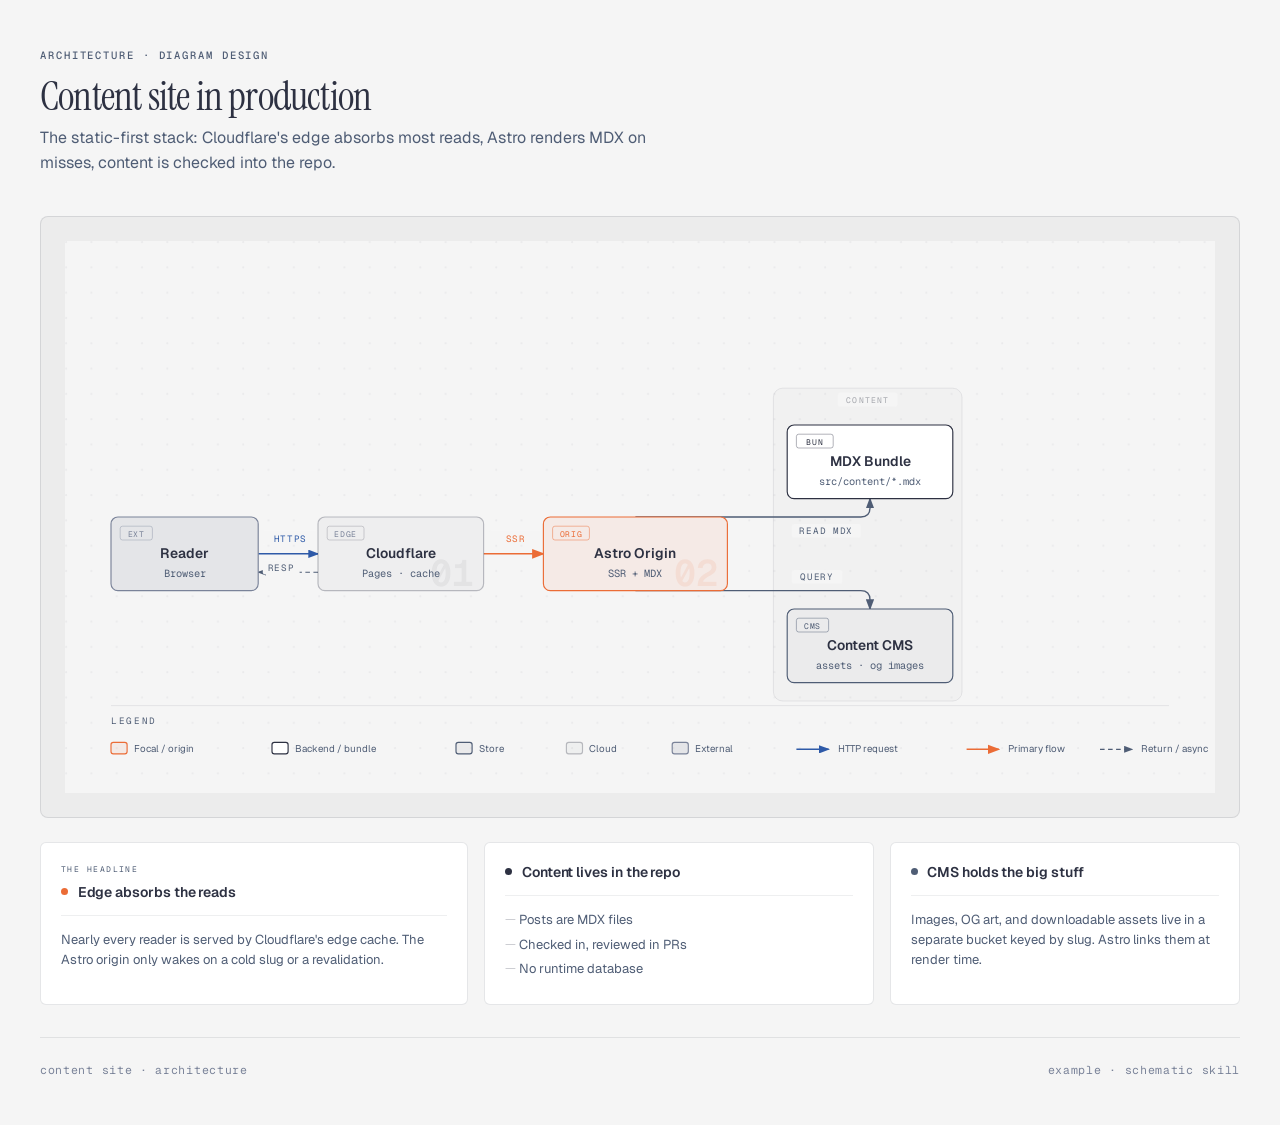
<file: .agents/skills/diagram-design/assets/example-architecture-full.html>
<!DOCTYPE html>
<html lang="en">
<head>
  <meta charset="UTF-8">
  <meta name="viewport" content="width=device-width, initial-scale=1.0">
  <title>Content site · Architecture</title>
  <link href="https://fonts.googleapis.com/css2?family=Instrument+Serif:ital@0;1&family=Geist:wght@400;500;600&family=Geist+Mono:wght@400;500;600&display=swap" rel="stylesheet">
  <style>
    *, *::before, *::after { box-sizing: border-box; margin: 0; padding: 0; }
    :root {
      --color-paper: #f5f5f5; --color-paper-2: #ececec;
      --color-ink: #2d3142; --color-muted: #4f5d75; --color-soft: #7a8399;
      --color-rule: rgba(45,49,66,0.12);
      --color-accent: #eb6c36; --color-accent-tint: rgba(235,108,54,0.08);
      --color-link: #2e5aa8;
      --font-sans: 'Geist', system-ui, sans-serif;
      --font-serif: 'Instrument Serif', serif;
      --font-mono: 'Geist Mono', ui-monospace, monospace;
    }
    body { font-family: var(--font-sans); background: var(--color-paper); min-height: 100vh; padding: 3rem 2rem; color: var(--color-ink); }
    .container { max-width: 1200px; margin: 0 auto; }
    .header { margin-bottom: 2.5rem; }
    .header-eyebrow { font-family: var(--font-mono); font-size: 0.66rem; font-weight: 500; letter-spacing: 0.18em; text-transform: uppercase; color: var(--color-muted); margin-bottom: 0.75rem; }
    h1 { font-family: var(--font-serif); font-size: clamp(1.75rem, 3vw + 1rem, 2.5rem); font-weight: 400; letter-spacing: -0.02em; line-height: 1.1; margin-bottom: 0.5rem; }
    .subtitle { font-size: 1rem; line-height: 1.55; color: var(--color-muted); max-width: 58ch; }
    .diagram-container { background: var(--color-paper-2); border-radius: 8px; border: 1px solid var(--color-rule); padding: 1.5rem; overflow-x: auto; }
    svg { width: 100%; min-width: 900px; display: block; }
    .cards { display: grid; grid-template-columns: 1.1fr 1fr 0.9fr; gap: 1rem; margin-top: 1.5rem; }
    @media (max-width: 820px) { .cards { grid-template-columns: 1fr; } }
    .card { background: #fff; border-radius: 6px; border: 1px solid var(--color-rule); padding: 1.25rem; }
    .card .eyebrow { font-family: var(--font-mono); font-size: 0.5rem; letter-spacing: 0.18em; text-transform: uppercase; color: var(--color-muted); margin-bottom: 0.5rem; }
    .card-header { display: flex; align-items: center; gap: 0.6rem; margin-bottom: 0.875rem; padding-bottom: 0.875rem; border-bottom: 1px solid rgba(45,49,66,0.08); }
    .card-dot { width: 7px; height: 7px; border-radius: 50%; }
    .card-dot.ink { background: var(--color-ink); } .card-dot.muted { background: var(--color-muted); } .card-dot.coral { background: var(--color-accent); }
    .card h3 { font-size: 0.875rem; font-weight: 600; letter-spacing: -0.005em; }
    .card p, .card ul { color: var(--color-muted); font-size: 0.8125rem; line-height: 1.55; list-style: none; }
    .card li { margin-bottom: 0.3rem; padding-left: 0.875rem; position: relative; }
    .card li::before { content: '—'; position: absolute; left: 0; color: rgba(45,49,66,0.25); font-size: 0.75rem; }
    .footer { margin-top: 2rem; padding-top: 1.5rem; border-top: 1px solid rgba(45,49,66,0.10); font-family: var(--font-mono); font-size: 0.72rem; letter-spacing: 0.06em; color: var(--color-soft); display: flex; justify-content: space-between; flex-wrap: wrap; gap: 0.5rem; }
  </style>
</head>
<body>
  <div class="container">
    <div class="header">
      <p class="header-eyebrow">Architecture · Diagram Design</p>
      <h1>Content site in production</h1>
      <p class="subtitle">The static-first stack: Cloudflare's edge absorbs most reads, Astro renders MDX on misses, content is checked into the repo.</p>
    </div>

    <div class="diagram-container">
      <svg viewBox="0 0 1000 480" xmlns="http://www.w3.org/2000/svg" role="img" aria-labelledby="architecture-full-title architecture-full-desc">
        <title id="architecture-full-title">Content site in production</title>
        <desc id="architecture-full-desc">Architecture diagram showing reader requests moving through Cloudflare to an Astro origin, MDX bundle, and content CMS.</desc>
        <defs>
          <pattern id="dots" width="22" height="22" patternUnits="userSpaceOnUse">
            <circle cx="1" cy="1" r="0.9" fill="rgba(45,49,66,0.10)"/>
          </pattern>
          <marker id="arrow" markerWidth="8" markerHeight="6" refX="7" refY="3" orient="auto"><polygon points="0 0, 8 3, 0 6" fill="#4f5d75"/></marker>
          <marker id="arrow-accent" markerWidth="8" markerHeight="6" refX="7" refY="3" orient="auto"><polygon points="0 0, 8 3, 0 6" fill="#eb6c36"/></marker>
          <marker id="arrow-link" markerWidth="8" markerHeight="6" refX="7" refY="3" orient="auto"><polygon points="0 0, 8 3, 0 6" fill="#2e5aa8"/></marker>
        </defs>

        <rect width="100%" height="100%" fill="#f5f5f5"/>
        <rect width="100%" height="100%" fill="url(#dots)" opacity="0.55"/>

        <!-- Zone: Content services (drawn before arrows and nodes) -->
        <rect x="616" y="128" width="164" height="272" rx="8"
              fill="rgba(45,49,66,0.02)" stroke="rgba(45,49,66,0.10)" stroke-width="0.8"/>
        <rect x="672" y="132" width="52" height="12" rx="2" fill="#f5f5f5"/>
        <text x="698" y="141" fill="rgba(45,49,66,0.40)" font-size="7" font-family="'Geist Mono', monospace"
              text-anchor="middle" letter-spacing="0.14em">CONTENT</text>

        <!-- Arrows first (behind boxes) -->
        <line x1="168" y1="272" x2="220" y2="272" stroke="#2e5aa8" stroke-width="1.2" marker-end="url(#arrow-link)"/>
        <line x1="364" y1="272" x2="416" y2="272" stroke="#eb6c36" stroke-width="1.4" marker-end="url(#arrow-accent)"/>
        <path d="M 496,240 H 692 Q 700,240 700,232 V 224"
              fill="none" stroke="#4f5d75" stroke-width="1.2" marker-end="url(#arrow)"/>
        <path d="M 496,304 H 692 Q 700,304 700,312 V 320"
              fill="none" stroke="#4f5d75" stroke-width="1.2" marker-end="url(#arrow)"/>

        <!-- Dashed return: Cloudflare→Reader (cached HTML) -->
        <path d="M 220,288 H 168" fill="none" stroke="#4f5d75" stroke-width="1" stroke-dasharray="4,3" marker-end="url(#arrow)"/>

        <!-- Arrow labels -->
        <rect x="172" y="252" width="48" height="12" rx="2" fill="#f5f5f5"/>
        <text x="196" y="262" fill="#2e5aa8" font-size="8" font-family="'Geist Mono', monospace" text-anchor="middle" letter-spacing="0.08em">HTTPS</text>

        <rect x="172" y="278" width="32" height="12" rx="2" fill="#f5f5f5"/>
        <text x="188" y="287" fill="#4f5d75" font-size="8" font-family="'Geist Mono', monospace" text-anchor="middle" letter-spacing="0.08em">RESP</text>

        <rect x="368" y="252" width="48" height="12" rx="2" fill="#f5f5f5"/>
        <text x="392" y="262" fill="#eb6c36" font-size="8" font-family="'Geist Mono', monospace" text-anchor="middle" letter-spacing="0.08em">SSR</text>

        <rect x="632" y="246" width="60" height="12" rx="2" fill="#f5f5f5"/>
        <text x="662" y="255" fill="#4f5d75" font-size="8" font-family="'Geist Mono', monospace" text-anchor="middle" letter-spacing="0.08em">READ MDX</text>

        <rect x="632" y="286" width="44" height="12" rx="2" fill="#f5f5f5"/>
        <text x="654" y="295" fill="#4f5d75" font-size="8" font-family="'Geist Mono', monospace" text-anchor="middle" letter-spacing="0.08em">QUERY</text>

        <!-- Node: Reader -->
        <rect x="40" y="240" width="128" height="64" rx="6" fill="#f5f5f5"/>
        <rect x="40" y="240" width="128" height="64" rx="6" fill="rgba(79,93,117,0.10)" stroke="#7a8399" stroke-width="1"/>
        <rect x="48" y="248" width="28" height="12" rx="2" fill="transparent" stroke="rgba(122,131,153,0.40)" stroke-width="0.8"/>
        <text x="62" y="257" fill="#7a8399" font-size="7" font-family="'Geist Mono', monospace" text-anchor="middle" letter-spacing="0.08em">EXT</text>
        <text x="104" y="276" fill="#2d3142" font-size="12" font-weight="600" font-family="'Geist', sans-serif" text-anchor="middle">Reader</text>
        <text x="104" y="292" fill="#4f5d75" font-size="9" font-family="'Geist Mono', monospace" text-anchor="middle">Browser</text>

        <!-- Node: Cloudflare -->
        <rect x="220" y="240" width="144" height="64" rx="6" fill="#f5f5f5"/>
        <rect x="220" y="240" width="144" height="64" rx="6" fill="rgba(45,49,66,0.03)" stroke="rgba(45,49,66,0.30)" stroke-width="1"/>
        <rect x="228" y="248" width="32" height="12" rx="2" fill="transparent" stroke="rgba(45,49,66,0.22)" stroke-width="0.8"/>
        <text x="244" y="257" fill="#7a8399" font-size="7" font-family="'Geist Mono', monospace" text-anchor="middle" letter-spacing="0.08em">EDGE</text>
        <text x="356" y="300" fill="rgba(45,49,66,0.06)" font-size="32" font-weight="600" font-family="'Geist Mono', monospace" text-anchor="end">01</text>
        <text x="292" y="276" fill="#2d3142" font-size="12" font-weight="600" font-family="'Geist', sans-serif" text-anchor="middle">Cloudflare</text>
        <text x="292" y="292" fill="#4f5d75" font-size="9" font-family="'Geist Mono', monospace" text-anchor="middle">Pages · cache</text>

        <!-- Node: Astro (focal coral) -->
        <rect x="416" y="240" width="160" height="64" rx="6" fill="#f5f5f5"/>
        <rect x="416" y="240" width="160" height="64" rx="6" fill="rgba(235,108,54,0.08)" stroke="#eb6c36" stroke-width="1"/>
        <rect x="424" y="248" width="32" height="12" rx="2" fill="transparent" stroke="rgba(235,108,54,0.50)" stroke-width="0.8"/>
        <text x="440" y="257" fill="#eb6c36" font-size="7" font-family="'Geist Mono', monospace" text-anchor="middle" letter-spacing="0.08em">ORIG</text>
        <text x="568" y="300" fill="rgba(235,108,54,0.10)" font-size="32" font-weight="600" font-family="'Geist Mono', monospace" text-anchor="end">02</text>
        <text x="496" y="276" fill="#2d3142" font-size="12" font-weight="600" font-family="'Geist', sans-serif" text-anchor="middle">Astro Origin</text>
        <text x="496" y="292" fill="#4f5d75" font-size="9" font-family="'Geist Mono', monospace" text-anchor="middle">SSR + MDX</text>

        <!-- Node: MDX Bundle -->
        <rect x="628" y="160" width="144" height="64" rx="6" fill="#f5f5f5"/>
        <rect x="628" y="160" width="144" height="64" rx="6" fill="#ffffff" stroke="#2d3142" stroke-width="1"/>
        <rect x="636" y="168" width="32" height="12" rx="2" fill="transparent" stroke="rgba(45,49,66,0.40)" stroke-width="0.8"/>
        <text x="652" y="177" fill="#2d3142" font-size="7" font-family="'Geist Mono', monospace" text-anchor="middle" letter-spacing="0.08em">BUN</text>
        <text x="700" y="196" fill="#2d3142" font-size="12" font-weight="600" font-family="'Geist', sans-serif" text-anchor="middle">MDX Bundle</text>
        <text x="700" y="212" fill="#4f5d75" font-size="9" font-family="'Geist Mono', monospace" text-anchor="middle">src/content/*.mdx</text>

        <!-- Node: Content CMS -->
        <rect x="628" y="320" width="144" height="64" rx="6" fill="#f5f5f5"/>
        <rect x="628" y="320" width="144" height="64" rx="6" fill="rgba(45,49,66,0.05)" stroke="#4f5d75" stroke-width="1"/>
        <rect x="636" y="328" width="28" height="12" rx="2" fill="transparent" stroke="rgba(79,93,117,0.50)" stroke-width="0.8"/>
        <text x="650" y="337" fill="#4f5d75" font-size="7" font-family="'Geist Mono', monospace" text-anchor="middle" letter-spacing="0.08em">CMS</text>
        <text x="700" y="356" fill="#2d3142" font-size="12" font-weight="600" font-family="'Geist', sans-serif" text-anchor="middle">Content CMS</text>
        <text x="700" y="372" fill="#4f5d75" font-size="9" font-family="'Geist Mono', monospace" text-anchor="middle">assets · og images</text>

        <!-- Legend strip -->
        <line x1="40" y1="404" x2="960" y2="404" stroke="rgba(45,49,66,0.10)" stroke-width="0.8"/>
        <text x="40" y="420" fill="#4f5d75" font-size="8" font-family="'Geist Mono', monospace" letter-spacing="0.18em">LEGEND</text>

        <rect x="40" y="436" width="14" height="10" rx="2" fill="rgba(235,108,54,0.08)" stroke="#eb6c36" stroke-width="1"/>
        <text x="60" y="444" fill="#4f5d75" font-size="8.5" font-family="'Geist', sans-serif">Focal / origin</text>

        <rect x="180" y="436" width="14" height="10" rx="2" fill="#ffffff" stroke="#2d3142" stroke-width="1"/>
        <text x="200" y="444" fill="#4f5d75" font-size="8.5" font-family="'Geist', sans-serif">Backend / bundle</text>

        <rect x="340" y="436" width="14" height="10" rx="2" fill="rgba(45,49,66,0.05)" stroke="#4f5d75" stroke-width="1"/>
        <text x="360" y="444" fill="#4f5d75" font-size="8.5" font-family="'Geist', sans-serif">Store</text>

        <rect x="436" y="436" width="14" height="10" rx="2" fill="rgba(45,49,66,0.03)" stroke="rgba(45,49,66,0.30)" stroke-width="1"/>
        <text x="456" y="444" fill="#4f5d75" font-size="8.5" font-family="'Geist', sans-serif">Cloud</text>

        <rect x="528" y="436" width="14" height="10" rx="2" fill="rgba(79,93,117,0.10)" stroke="#7a8399" stroke-width="1"/>
        <text x="548" y="444" fill="#4f5d75" font-size="8.5" font-family="'Geist', sans-serif">External</text>

        <line x1="636" y1="442" x2="664" y2="442" stroke="#2e5aa8" stroke-width="1.2" marker-end="url(#arrow-link)"/>
        <text x="672" y="444" fill="#4f5d75" font-size="8.5" font-family="'Geist', sans-serif">HTTP request</text>

        <line x1="784" y1="442" x2="812" y2="442" stroke="#eb6c36" stroke-width="1.4" marker-end="url(#arrow-accent)"/>
        <text x="820" y="444" fill="#4f5d75" font-size="8.5" font-family="'Geist', sans-serif">Primary flow</text>

        <line x1="900" y1="442" x2="928" y2="442" stroke="#4f5d75" stroke-width="1" stroke-dasharray="4,3" marker-end="url(#arrow)"/>
        <text x="936" y="444" fill="#4f5d75" font-size="8.5" font-family="'Geist', sans-serif">Return / async</text>
      </svg>
    </div>

    <div class="cards">
      <div class="card">
        <p class="eyebrow">THE HEADLINE</p>
        <div class="card-header"><span class="card-dot coral"></span><h3>Edge absorbs the reads</h3></div>
        <p>Nearly every reader is served by Cloudflare's edge cache. The Astro origin only wakes on a cold slug or a revalidation.</p>
      </div>
      <div class="card">
        <div class="card-header"><span class="card-dot ink"></span><h3>Content lives in the repo</h3></div>
        <ul><li>Posts are MDX files</li><li>Checked in, reviewed in PRs</li><li>No runtime database</li></ul>
      </div>
      <div class="card">
        <div class="card-header"><span class="card-dot muted"></span><h3>CMS holds the big stuff</h3></div>
        <p>Images, OG art, and downloadable assets live in a separate bucket keyed by slug. Astro links them at render time.</p>
      </div>
    </div>

    <div class="footer">
      <span>content site · architecture</span>
      <span>example · schematic skill</span>
    </div>
  </div>
</body>
</html>
</file>
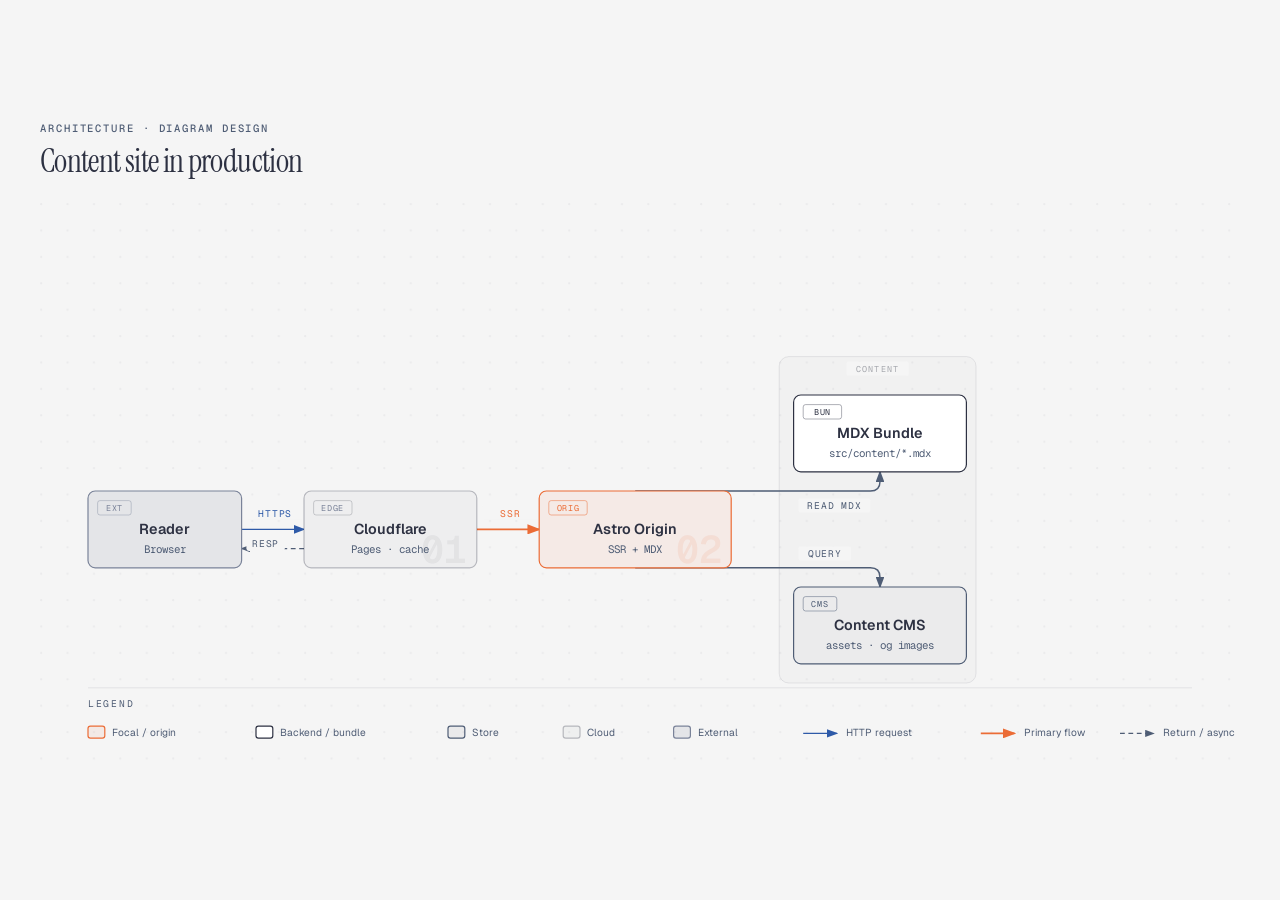
<file: .agents/skills/diagram-design/assets/example-architecture.html>
<!DOCTYPE html>
<html lang="en">
<head>
  <meta charset="UTF-8">
  <meta name="viewport" content="width=device-width, initial-scale=1.0">
  <title>Content site · Architecture</title>
  <link href="https://fonts.googleapis.com/css2?family=Instrument+Serif:ital@0;1&family=Geist:wght@400;500;600&family=Geist+Mono:wght@400;500;600&display=swap" rel="stylesheet">
  <style>
    *, *::before, *::after { box-sizing: border-box; margin: 0; padding: 0; }
    :root {
      --color-paper:   #f5f5f5;
      --color-ink:     #2d3142;
      --color-muted:   #4f5d75;
      --color-accent:  #eb6c36;
      --font-sans:     'Geist', system-ui, sans-serif;
      --font-serif:    'Instrument Serif', serif;
      --font-mono:     'Geist Mono', ui-monospace, monospace;
    }

    body {
      font-family: var(--font-sans);
      background: var(--color-paper);
      color: var(--color-ink);
      min-height: 100vh;
      display: flex;
      align-items: center;
      justify-content: center;
      padding: 3rem 2rem;
    }

    .frame { max-width: 1200px; width: 100%; }

    .eyebrow {
      font-family: var(--font-mono);
      font-size: 0.66rem;
      font-weight: 500;
      letter-spacing: 0.18em;
      text-transform: uppercase;
      color: var(--color-muted);
      margin-bottom: 0.5rem;
    }

    h1 {
      font-family: var(--font-serif);
      font-size: clamp(1.5rem, 2.4vw + 0.75rem, 2rem);
      font-weight: 400;
      letter-spacing: -0.02em;
      line-height: 1.15;
      color: var(--color-ink);
      margin-bottom: 1.5rem;
    }

    svg { width: 100%; min-width: 900px; display: block; }
  </style>
</head>
<body>
  <div class="frame">
    <p class="eyebrow">Architecture · Diagram Design</p>
    <h1>Content site in production</h1>

    <svg viewBox="0 0 1000 480" xmlns="http://www.w3.org/2000/svg" role="img" aria-labelledby="architecture-title architecture-desc">
      <title id="architecture-title">Content site in production</title>
      <desc id="architecture-desc">Architecture diagram showing reader requests moving through Cloudflare to an Astro origin, MDX bundle, and content CMS.</desc>
        <defs>
          <pattern id="dots" width="22" height="22" patternUnits="userSpaceOnUse">
            <circle cx="1" cy="1" r="0.9" fill="rgba(45,49,66,0.10)"/>
          </pattern>
          <marker id="arrow" markerWidth="8" markerHeight="6" refX="7" refY="3" orient="auto"><polygon points="0 0, 8 3, 0 6" fill="#4f5d75"/></marker>
          <marker id="arrow-accent" markerWidth="8" markerHeight="6" refX="7" refY="3" orient="auto"><polygon points="0 0, 8 3, 0 6" fill="#eb6c36"/></marker>
          <marker id="arrow-link" markerWidth="8" markerHeight="6" refX="7" refY="3" orient="auto"><polygon points="0 0, 8 3, 0 6" fill="#2e5aa8"/></marker>
        </defs>

        <rect width="100%" height="100%" fill="#f5f5f5"/>
        <rect width="100%" height="100%" fill="url(#dots)" opacity="0.55"/>

        <!-- Zone: Content services (drawn before arrows and nodes) -->
        <rect x="616" y="128" width="164" height="272" rx="8"
              fill="rgba(45,49,66,0.02)" stroke="rgba(45,49,66,0.10)" stroke-width="0.8"/>
        <rect x="672" y="132" width="52" height="12" rx="2" fill="#f5f5f5"/>
        <text x="698" y="141" fill="rgba(45,49,66,0.40)" font-size="7" font-family="'Geist Mono', monospace"
              text-anchor="middle" letter-spacing="0.14em">CONTENT</text>

        <!-- Arrows first (behind boxes) -->
        <line x1="168" y1="272" x2="220" y2="272" stroke="#2e5aa8" stroke-width="1.2" marker-end="url(#arrow-link)"/>
        <line x1="364" y1="272" x2="416" y2="272" stroke="#eb6c36" stroke-width="1.4" marker-end="url(#arrow-accent)"/>
        <!-- Exit Astro top→enter MDX bottom; exit Astro bottom→enter CMS top -->
        <path d="M 496,240 H 692 Q 700,240 700,232 V 224"
              fill="none" stroke="#4f5d75" stroke-width="1.2" marker-end="url(#arrow)"/>
        <path d="M 496,304 H 692 Q 700,304 700,312 V 320"
              fill="none" stroke="#4f5d75" stroke-width="1.2" marker-end="url(#arrow)"/>

        <!-- Dashed return: Cloudflare→Reader (cached HTML — same orthogonal rules as solid) -->
        <path d="M 220,288 H 168" fill="none" stroke="#4f5d75" stroke-width="1" stroke-dasharray="4,3" marker-end="url(#arrow)"/>

        <!-- Arrow labels -->
        <rect x="172" y="252" width="48" height="12" rx="2" fill="#f5f5f5"/>
        <text x="196" y="262" fill="#2e5aa8" font-size="8" font-family="'Geist Mono', monospace" text-anchor="middle" letter-spacing="0.08em">HTTPS</text>

        <rect x="172" y="278" width="32" height="12" rx="2" fill="#f5f5f5"/>
        <text x="188" y="287" fill="#4f5d75" font-size="8" font-family="'Geist Mono', monospace" text-anchor="middle" letter-spacing="0.08em">RESP</text>

        <rect x="368" y="252" width="48" height="12" rx="2" fill="#f5f5f5"/>
        <text x="392" y="262" fill="#eb6c36" font-size="8" font-family="'Geist Mono', monospace" text-anchor="middle" letter-spacing="0.08em">SSR</text>

        <rect x="632" y="246" width="60" height="12" rx="2" fill="#f5f5f5"/>
        <text x="662" y="255" fill="#4f5d75" font-size="8" font-family="'Geist Mono', monospace" text-anchor="middle" letter-spacing="0.08em">READ MDX</text>

        <rect x="632" y="286" width="44" height="12" rx="2" fill="#f5f5f5"/>
        <text x="654" y="295" fill="#4f5d75" font-size="8" font-family="'Geist Mono', monospace" text-anchor="middle" letter-spacing="0.08em">QUERY</text>

        <!-- Node: Reader -->
        <rect x="40" y="240" width="128" height="64" rx="6" fill="#f5f5f5"/>
        <rect x="40" y="240" width="128" height="64" rx="6" fill="rgba(79,93,117,0.10)" stroke="#7a8399" stroke-width="1"/>
        <rect x="48" y="248" width="28" height="12" rx="2" fill="transparent" stroke="rgba(122,131,153,0.40)" stroke-width="0.8"/>
        <text x="62" y="257" fill="#7a8399" font-size="7" font-family="'Geist Mono', monospace" text-anchor="middle" letter-spacing="0.08em">EXT</text>
        <text x="104" y="276" fill="#2d3142" font-size="12" font-weight="600" font-family="'Geist', sans-serif" text-anchor="middle">Reader</text>
        <text x="104" y="292" fill="#4f5d75" font-size="9" font-family="'Geist Mono', monospace" text-anchor="middle">Browser</text>

        <!-- Node: Cloudflare -->
        <rect x="220" y="240" width="144" height="64" rx="6" fill="#f5f5f5"/>
        <rect x="220" y="240" width="144" height="64" rx="6" fill="rgba(45,49,66,0.03)" stroke="rgba(45,49,66,0.30)" stroke-width="1"/>
        <rect x="228" y="248" width="32" height="12" rx="2" fill="transparent" stroke="rgba(45,49,66,0.22)" stroke-width="0.8"/>
        <text x="244" y="257" fill="#7a8399" font-size="7" font-family="'Geist Mono', monospace" text-anchor="middle" letter-spacing="0.08em">EDGE</text>
        <text x="356" y="300" fill="rgba(45,49,66,0.06)" font-size="32" font-weight="600" font-family="'Geist Mono', monospace" text-anchor="end">01</text>
        <text x="292" y="276" fill="#2d3142" font-size="12" font-weight="600" font-family="'Geist', sans-serif" text-anchor="middle">Cloudflare</text>
        <text x="292" y="292" fill="#4f5d75" font-size="9" font-family="'Geist Mono', monospace" text-anchor="middle">Pages · cache</text>

        <!-- Node: Astro (focal coral) -->
        <rect x="416" y="240" width="160" height="64" rx="6" fill="#f5f5f5"/>
        <rect x="416" y="240" width="160" height="64" rx="6" fill="rgba(235,108,54,0.08)" stroke="#eb6c36" stroke-width="1"/>
        <rect x="424" y="248" width="32" height="12" rx="2" fill="transparent" stroke="rgba(235,108,54,0.50)" stroke-width="0.8"/>
        <text x="440" y="257" fill="#eb6c36" font-size="7" font-family="'Geist Mono', monospace" text-anchor="middle" letter-spacing="0.08em">ORIG</text>
        <text x="568" y="300" fill="rgba(235,108,54,0.10)" font-size="32" font-weight="600" font-family="'Geist Mono', monospace" text-anchor="end">02</text>
        <text x="496" y="276" fill="#2d3142" font-size="12" font-weight="600" font-family="'Geist', sans-serif" text-anchor="middle">Astro Origin</text>
        <text x="496" y="292" fill="#4f5d75" font-size="9" font-family="'Geist Mono', monospace" text-anchor="middle">SSR + MDX</text>

        <!-- Node: MDX Bundle -->
        <rect x="628" y="160" width="144" height="64" rx="6" fill="#f5f5f5"/>
        <rect x="628" y="160" width="144" height="64" rx="6" fill="#ffffff" stroke="#2d3142" stroke-width="1"/>
        <rect x="636" y="168" width="32" height="12" rx="2" fill="transparent" stroke="rgba(45,49,66,0.40)" stroke-width="0.8"/>
        <text x="652" y="177" fill="#2d3142" font-size="7" font-family="'Geist Mono', monospace" text-anchor="middle" letter-spacing="0.08em">BUN</text>
        <text x="700" y="196" fill="#2d3142" font-size="12" font-weight="600" font-family="'Geist', sans-serif" text-anchor="middle">MDX Bundle</text>
        <text x="700" y="212" fill="#4f5d75" font-size="9" font-family="'Geist Mono', monospace" text-anchor="middle">src/content/*.mdx</text>

        <!-- Node: Content CMS -->
        <rect x="628" y="320" width="144" height="64" rx="6" fill="#f5f5f5"/>
        <rect x="628" y="320" width="144" height="64" rx="6" fill="rgba(45,49,66,0.05)" stroke="#4f5d75" stroke-width="1"/>
        <rect x="636" y="328" width="28" height="12" rx="2" fill="transparent" stroke="rgba(79,93,117,0.50)" stroke-width="0.8"/>
        <text x="650" y="337" fill="#4f5d75" font-size="7" font-family="'Geist Mono', monospace" text-anchor="middle" letter-spacing="0.08em">CMS</text>
        <text x="700" y="356" fill="#2d3142" font-size="12" font-weight="600" font-family="'Geist', sans-serif" text-anchor="middle">Content CMS</text>
        <text x="700" y="372" fill="#4f5d75" font-size="9" font-family="'Geist Mono', monospace" text-anchor="middle">assets · og images</text>

        <!-- Legend strip -->
        <line x1="40" y1="404" x2="960" y2="404" stroke="rgba(45,49,66,0.10)" stroke-width="0.8"/>
        <text x="40" y="420" fill="#4f5d75" font-size="8" font-family="'Geist Mono', monospace" letter-spacing="0.18em">LEGEND</text>

        <rect x="40" y="436" width="14" height="10" rx="2" fill="rgba(235,108,54,0.08)" stroke="#eb6c36" stroke-width="1"/>
        <text x="60" y="444" fill="#4f5d75" font-size="8.5" font-family="'Geist', sans-serif">Focal / origin</text>

        <rect x="180" y="436" width="14" height="10" rx="2" fill="#ffffff" stroke="#2d3142" stroke-width="1"/>
        <text x="200" y="444" fill="#4f5d75" font-size="8.5" font-family="'Geist', sans-serif">Backend / bundle</text>

        <rect x="340" y="436" width="14" height="10" rx="2" fill="rgba(45,49,66,0.05)" stroke="#4f5d75" stroke-width="1"/>
        <text x="360" y="444" fill="#4f5d75" font-size="8.5" font-family="'Geist', sans-serif">Store</text>

        <rect x="436" y="436" width="14" height="10" rx="2" fill="rgba(45,49,66,0.03)" stroke="rgba(45,49,66,0.30)" stroke-width="1"/>
        <text x="456" y="444" fill="#4f5d75" font-size="8.5" font-family="'Geist', sans-serif">Cloud</text>

        <rect x="528" y="436" width="14" height="10" rx="2" fill="rgba(79,93,117,0.10)" stroke="#7a8399" stroke-width="1"/>
        <text x="548" y="444" fill="#4f5d75" font-size="8.5" font-family="'Geist', sans-serif">External</text>

        <line x1="636" y1="442" x2="664" y2="442" stroke="#2e5aa8" stroke-width="1.2" marker-end="url(#arrow-link)"/>
        <text x="672" y="444" fill="#4f5d75" font-size="8.5" font-family="'Geist', sans-serif">HTTP request</text>

        <line x1="784" y1="442" x2="812" y2="442" stroke="#eb6c36" stroke-width="1.4" marker-end="url(#arrow-accent)"/>
        <text x="820" y="444" fill="#4f5d75" font-size="8.5" font-family="'Geist', sans-serif">Primary flow</text>

        <line x1="900" y1="442" x2="928" y2="442" stroke="#4f5d75" stroke-width="1" stroke-dasharray="4,3" marker-end="url(#arrow)"/>
        <text x="936" y="444" fill="#4f5d75" font-size="8.5" font-family="'Geist', sans-serif">Return / async</text>
      </svg>
  </div>
</body>
</html>
</file>
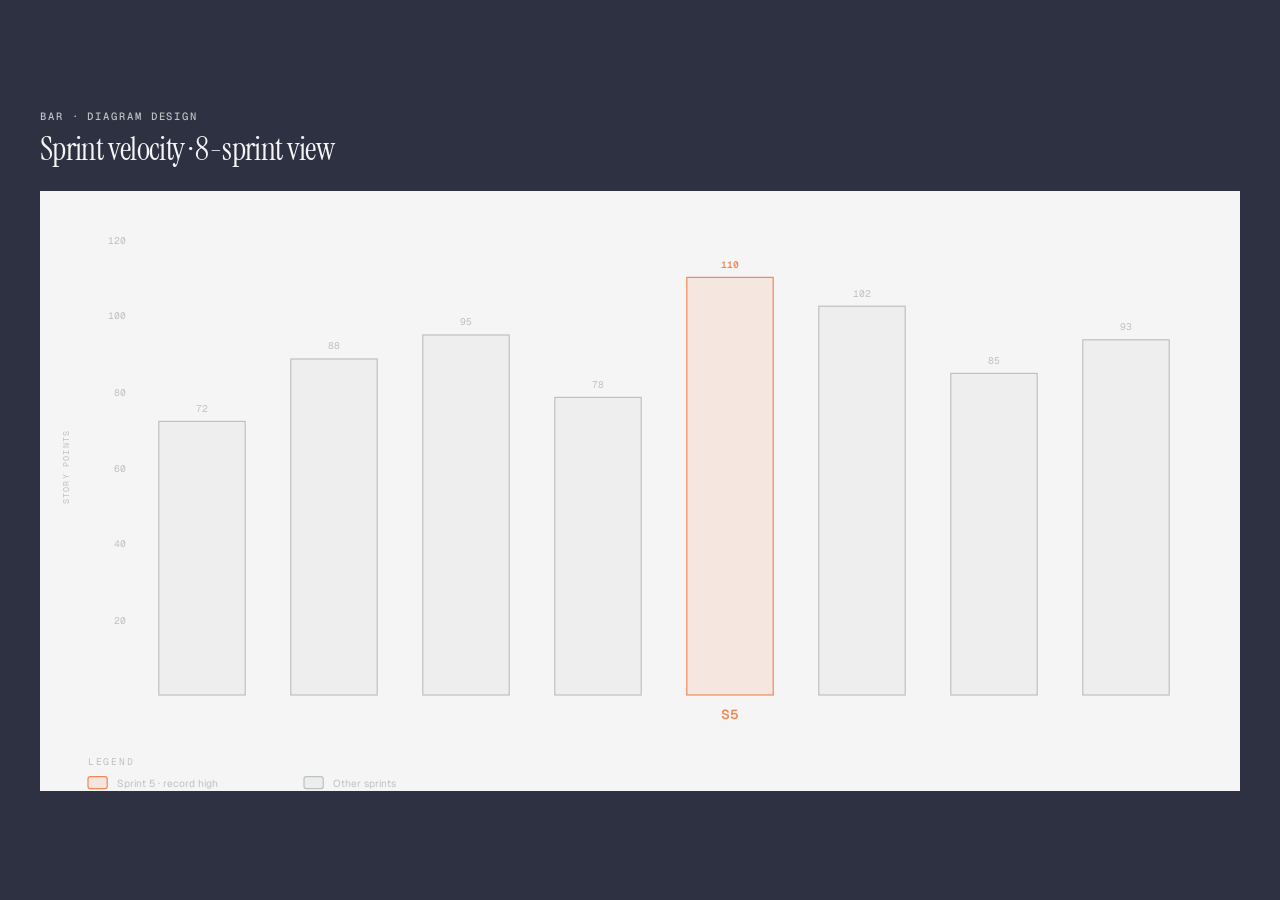
<file: .agents/skills/diagram-design/assets/example-bar-dark.html>
<!DOCTYPE html>
<html lang="en">
<head>
  <meta charset="UTF-8">
  <meta name="viewport" content="width=device-width, initial-scale=1.0">
  <title>Sprint velocity · Bar chart · dark</title>
  <link href="https://fonts.googleapis.com/css2?family=Instrument+Serif:ital@0;1&family=Geist:wght@400;500;600&family=Geist+Mono:wght@400;500;600&display=swap" rel="stylesheet">
  <style>
    *, *::before, *::after { box-sizing: border-box; margin: 0; padding: 0; }
    :root {
      --color-paper:  #2d3142;
      --color-ink:    #f5f5f5;
      --color-muted:  #bfc0c0;
      --color-accent: #f08a59;
      --font-sans:    'Geist', system-ui, sans-serif;
      --font-serif:   'Instrument Serif', serif;
      --font-mono:    'Geist Mono', ui-monospace, monospace;
    }
    body { font-family: var(--font-sans); background: var(--color-paper); color: var(--color-ink); min-height: 100vh; display: flex; align-items: center; justify-content: center; padding: 3rem 2rem; }
    .frame { max-width: 1200px; width: 100%; }
    .eyebrow { font-family: var(--font-mono); font-size: 0.66rem; font-weight: 500; letter-spacing: 0.18em; text-transform: uppercase; color: var(--color-muted); margin-bottom: 0.5rem; }
    h1 { font-family: var(--font-serif); font-size: clamp(1.5rem, 2.4vw + 0.75rem, 2rem); font-weight: 400; letter-spacing: -0.02em; line-height: 1.15; margin-bottom: 1.5rem; }
    svg { width: 100%; min-width: 760px; display: block; }
  </style>
</head>
<body>
  <div class="frame">
    <p class="eyebrow">Bar · Diagram Design</p>
    <h1>Sprint velocity · 8-sprint view</h1>

    <svg viewBox="0 0 1000 500" xmlns="http://www.w3.org/2000/svg" role="img" aria-labelledby="bar-dark-title bar-dark-desc">
      <title id="bar-dark-title">Sprint velocity · 8-sprint view</title>
      <desc id="bar-dark-desc">Bar chart showing story points delivered across sprints S1 through S8, with Sprint 5 as the record high.</desc>
      <defs>
        <pattern id="dots" width="22" height="22" patternUnits="userSpaceOnUse">
          <circle cx="1" cy="1" r="0.9" fill="rgba(245,245,245,0.10)"/>
        </pattern>
      </defs>

      <rect width="100%" height="100%" fill="#f5f5f5"/>
      <rect width="100%" height="100%" fill="url(#dots)" opacity="0.55"/>

      <!-- Y-axis rotated label -->
      <text transform="rotate(-90 24 230)" x="24" y="230" fill="#bfc0c0" font-size="7" font-family="'Geist Mono', monospace" letter-spacing="0.14em" text-anchor="middle">STORY POINTS</text>

      <!-- Horizontal gridlines (drawn before bars) -->
      <line x1="80" y1="357" x2="960" y2="357" stroke="rgba(245,245,245,0.08)" stroke-width="0.8"/>
      <line x1="80" y1="293" x2="960" y2="293" stroke="rgba(245,245,245,0.08)" stroke-width="0.8"/>
      <line x1="80" y1="230" x2="960" y2="230" stroke="rgba(245,245,245,0.08)" stroke-width="0.8"/>
      <line x1="80" y1="167" x2="960" y2="167" stroke="rgba(245,245,245,0.08)" stroke-width="0.8"/>
      <line x1="80" y1="103" x2="960" y2="103" stroke="rgba(245,245,245,0.08)" stroke-width="0.8"/>
      <line x1="80" y1="40"  x2="960" y2="40"  stroke="rgba(245,245,245,0.06)" stroke-width="0.8"/>

      <!-- Y-axis line and X-axis baseline -->
      <line x1="80" y1="40" x2="80" y2="420" stroke="rgba(245,245,245,0.20)" stroke-width="1"/>
      <line x1="80" y1="420" x2="960" y2="420" stroke="rgba(245,245,245,0.20)" stroke-width="1"/>

      <!-- Y-axis tick labels -->
      <text x="72" y="361" fill="#bfc0c0" font-size="8" font-family="'Geist Mono', monospace" text-anchor="end">20</text>
      <text x="72" y="297" fill="#bfc0c0" font-size="8" font-family="'Geist Mono', monospace" text-anchor="end">40</text>
      <text x="72" y="234" fill="#bfc0c0" font-size="8" font-family="'Geist Mono', monospace" text-anchor="end">60</text>
      <text x="72" y="171" fill="#bfc0c0" font-size="8" font-family="'Geist Mono', monospace" text-anchor="end">80</text>
      <text x="72" y="107" fill="#bfc0c0" font-size="8" font-family="'Geist Mono', monospace" text-anchor="end">100</text>
      <text x="72" y="44"  fill="#bfc0c0" font-size="8" font-family="'Geist Mono', monospace" text-anchor="end">120</text>

      <!-- ─── BARS (pitch=110, width=72, pad=19) ─── -->
      <!-- S1: v=72, h=228, y=192 -->
      <rect x="99" y="192" width="72" height="228" fill="#f5f5f5"/>
      <rect x="99" y="192" width="72" height="228" fill="rgba(191,192,192,0.15)" stroke="#bfc0c0" stroke-width="1"/>
      <text x="135" y="184" fill="#bfc0c0" font-size="8" font-family="'Geist Mono', monospace" text-anchor="middle">72</text>

      <!-- S2: v=88, h=280, y=140 -->
      <rect x="209" y="140" width="72" height="280" fill="#f5f5f5"/>
      <rect x="209" y="140" width="72" height="280" fill="rgba(191,192,192,0.15)" stroke="#bfc0c0" stroke-width="1"/>
      <text x="245" y="132" fill="#bfc0c0" font-size="8" font-family="'Geist Mono', monospace" text-anchor="middle">88</text>

      <!-- S3: v=95, h=300, y=120 -->
      <rect x="319" y="120" width="72" height="300" fill="#f5f5f5"/>
      <rect x="319" y="120" width="72" height="300" fill="rgba(191,192,192,0.15)" stroke="#bfc0c0" stroke-width="1"/>
      <text x="355" y="112" fill="#bfc0c0" font-size="8" font-family="'Geist Mono', monospace" text-anchor="middle">95</text>

      <!-- S4: v=78, h=248, y=172 -->
      <rect x="429" y="172" width="72" height="248" fill="#f5f5f5"/>
      <rect x="429" y="172" width="72" height="248" fill="rgba(191,192,192,0.15)" stroke="#bfc0c0" stroke-width="1"/>
      <text x="465" y="164" fill="#bfc0c0" font-size="8" font-family="'Geist Mono', monospace" text-anchor="middle">78</text>

      <!-- S5 FOCAL: v=110, h=348, y=72 -->
      <rect x="539" y="72" width="72" height="348" fill="#f5f5f5"/>
      <rect x="539" y="72" width="72" height="348" fill="rgba(240,138,89,0.14)" stroke="#f08a59" stroke-width="1"/>
      <text x="575" y="64" fill="#f08a59" font-size="8" font-family="'Geist Mono', monospace" text-anchor="middle" font-weight="600">110</text>

      <!-- S6: v=102, h=324, y=96 -->
      <rect x="649" y="96" width="72" height="324" fill="#f5f5f5"/>
      <rect x="649" y="96" width="72" height="324" fill="rgba(191,192,192,0.15)" stroke="#bfc0c0" stroke-width="1"/>
      <text x="685" y="88" fill="#bfc0c0" font-size="8" font-family="'Geist Mono', monospace" text-anchor="middle">102</text>

      <!-- S7: v=85, h=268, y=152 -->
      <rect x="759" y="152" width="72" height="268" fill="#f5f5f5"/>
      <rect x="759" y="152" width="72" height="268" fill="rgba(191,192,192,0.15)" stroke="#bfc0c0" stroke-width="1"/>
      <text x="795" y="144" fill="#bfc0c0" font-size="8" font-family="'Geist Mono', monospace" text-anchor="middle">85</text>

      <!-- S8: v=93, h=296, y=124 -->
      <rect x="869" y="124" width="72" height="296" fill="#f5f5f5"/>
      <rect x="869" y="124" width="72" height="296" fill="rgba(191,192,192,0.15)" stroke="#bfc0c0" stroke-width="1"/>
      <text x="905" y="116" fill="#bfc0c0" font-size="8" font-family="'Geist Mono', monospace" text-anchor="middle">93</text>

      <!-- X-axis category labels -->
      <text x="135" y="440" fill="#f5f5f5" font-size="11" font-weight="600" font-family="'Geist', sans-serif" text-anchor="middle">S1</text>
      <text x="245" y="440" fill="#f5f5f5" font-size="11" font-weight="600" font-family="'Geist', sans-serif" text-anchor="middle">S2</text>
      <text x="355" y="440" fill="#f5f5f5" font-size="11" font-weight="600" font-family="'Geist', sans-serif" text-anchor="middle">S3</text>
      <text x="465" y="440" fill="#f5f5f5" font-size="11" font-weight="600" font-family="'Geist', sans-serif" text-anchor="middle">S4</text>
      <text x="575" y="440" fill="#f08a59" font-size="11" font-weight="600" font-family="'Geist', sans-serif" text-anchor="middle">S5</text>
      <text x="685" y="440" fill="#f5f5f5" font-size="11" font-weight="600" font-family="'Geist', sans-serif" text-anchor="middle">S6</text>
      <text x="795" y="440" fill="#f5f5f5" font-size="11" font-weight="600" font-family="'Geist', sans-serif" text-anchor="middle">S7</text>
      <text x="905" y="440" fill="#f5f5f5" font-size="11" font-weight="600" font-family="'Geist', sans-serif" text-anchor="middle">S8</text>

      <!-- Legend -->
      <line x1="40" y1="462" x2="960" y2="462" stroke="rgba(245,245,245,0.10)" stroke-width="0.8"/>
      <text x="40" y="478" fill="#bfc0c0" font-size="8" font-family="'Geist Mono', monospace" letter-spacing="0.18em">LEGEND</text>

      <rect x="40" y="488" width="16" height="10" rx="2" fill="rgba(240,138,89,0.14)" stroke="#f08a59" stroke-width="1"/>
      <text x="64" y="497" fill="#bfc0c0" font-size="8.5" font-family="'Geist', sans-serif">Sprint 5 · record high</text>

      <rect x="220" y="488" width="16" height="10" rx="2" fill="rgba(191,192,192,0.15)" stroke="#bfc0c0" stroke-width="1"/>
      <text x="244" y="497" fill="#bfc0c0" font-size="8.5" font-family="'Geist', sans-serif">Other sprints</text>
    </svg>
  </div>
</body>
</html>
</file>
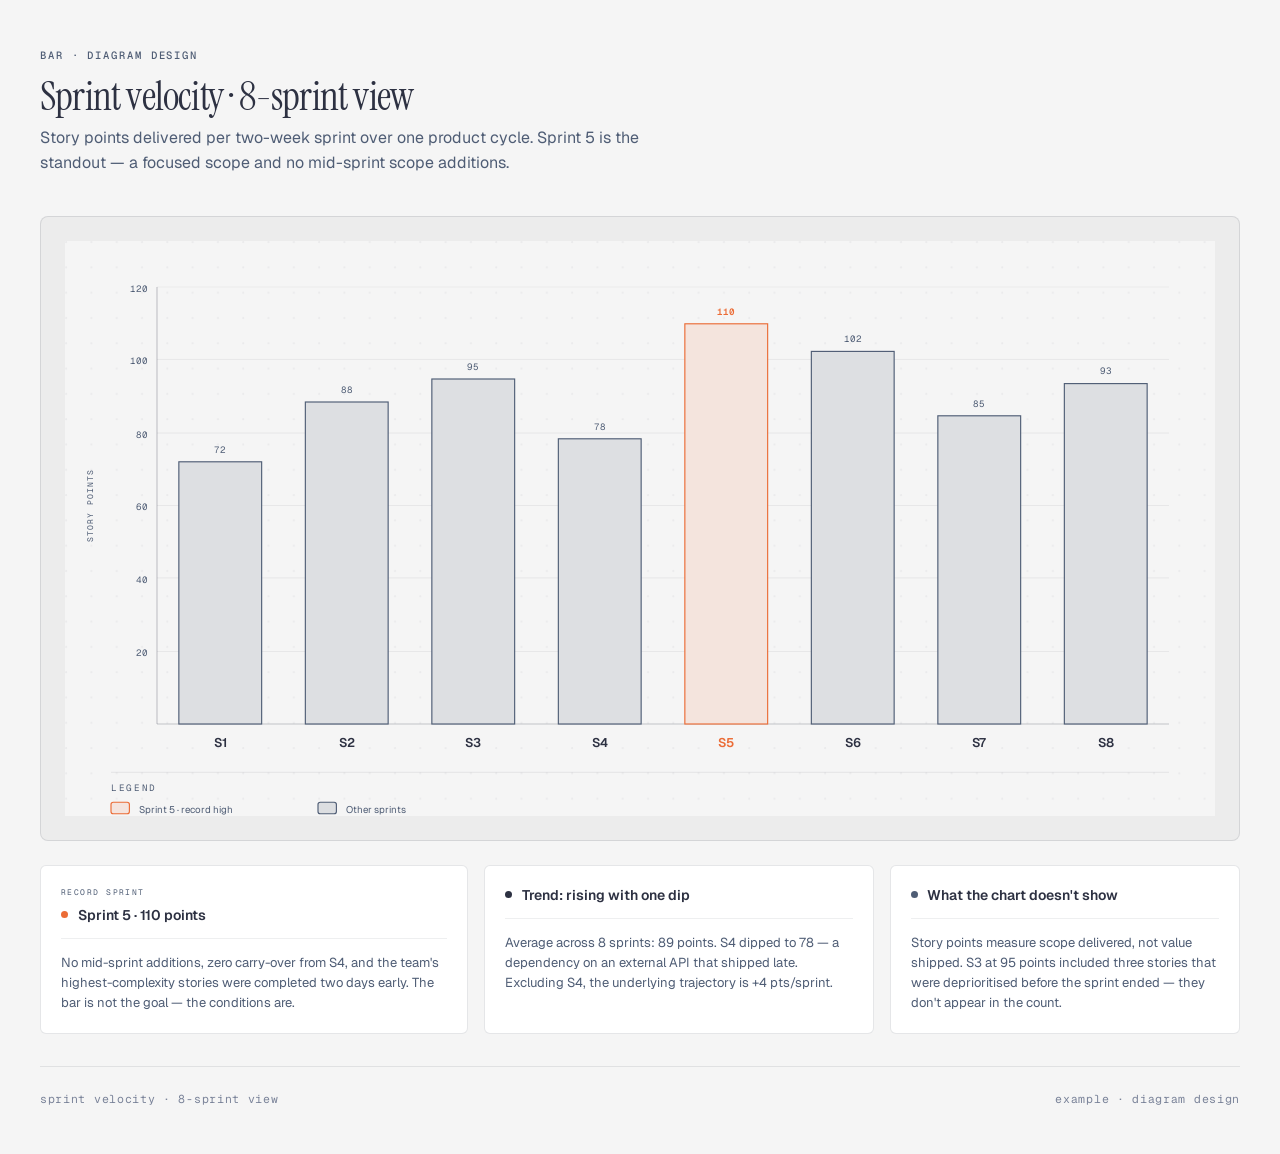
<file: .agents/skills/diagram-design/assets/example-bar-full.html>
<!DOCTYPE html>
<html lang="en">
<head>
  <meta charset="UTF-8">
  <meta name="viewport" content="width=device-width, initial-scale=1.0">
  <title>Sprint velocity · Bar chart</title>
  <link href="https://fonts.googleapis.com/css2?family=Instrument+Serif:ital@0;1&family=Geist:wght@400;500;600&family=Geist+Mono:wght@400;500;600&display=swap" rel="stylesheet">
  <style>
    *, *::before, *::after { box-sizing: border-box; margin: 0; padding: 0; }
    :root { --color-paper:#f5f5f5; --color-paper-2:#ececec; --color-ink:#2d3142; --color-muted:#4f5d75; --color-soft:#7a8399; --color-rule:rgba(45,49,66,0.12); --color-accent:#eb6c36; --font-sans:'Geist',system-ui,sans-serif; --font-serif:'Instrument Serif',serif; --font-mono:'Geist Mono',ui-monospace,monospace; }
    body { font-family: var(--font-sans); background: var(--color-paper); min-height: 100vh; padding: 3rem 2rem; color: var(--color-ink); }
    .container { max-width: 1200px; margin: 0 auto; }
    .header { margin-bottom: 2.5rem; }
    .header-eyebrow { font-family: var(--font-mono); font-size: 0.66rem; font-weight: 500; letter-spacing: 0.18em; text-transform: uppercase; color: var(--color-muted); margin-bottom: 0.75rem; }
    h1 { font-family: var(--font-serif); font-size: clamp(1.75rem, 3vw + 1rem, 2.5rem); font-weight: 400; letter-spacing: -0.02em; line-height: 1.1; margin-bottom: 0.5rem; }
    .subtitle { font-size: 1rem; line-height: 1.55; color: var(--color-muted); max-width: 58ch; }
    .diagram-container { background: var(--color-paper-2); border-radius: 8px; border: 1px solid var(--color-rule); padding: 1.5rem; overflow-x: auto; }
    svg { width: 100%; min-width: 760px; display: block; }
    .cards { display: grid; grid-template-columns: 1.1fr 1fr 0.9fr; gap: 1rem; margin-top: 1.5rem; }
    @media (max-width: 720px) { .cards { grid-template-columns: 1fr; } }
    .card { background: #fff; border-radius: 6px; border: 1px solid var(--color-rule); padding: 1.25rem; }
    .card .eyebrow { font-family: var(--font-mono); font-size: 0.5rem; letter-spacing: 0.18em; text-transform: uppercase; color: var(--color-muted); margin-bottom: 0.5rem; }
    .card-header { display: flex; align-items: center; gap: 0.6rem; margin-bottom: 0.875rem; padding-bottom: 0.875rem; border-bottom: 1px solid rgba(45,49,66,0.08); }
    .card-dot { width: 7px; height: 7px; border-radius: 50%; }
    .card-dot.coral { background: var(--color-accent); } .card-dot.ink { background: var(--color-ink); } .card-dot.muted { background: var(--color-muted); }
    .card h3 { font-size: 0.875rem; font-weight: 600; }
    .card p { color: var(--color-muted); font-size: 0.8125rem; line-height: 1.55; }
    .footer { margin-top: 2rem; padding-top: 1.5rem; border-top: 1px solid rgba(45,49,66,0.10); font-family: var(--font-mono); font-size: 0.72rem; letter-spacing: 0.06em; color: var(--color-soft); display: flex; justify-content: space-between; flex-wrap: wrap; gap: 0.5rem; }
  </style>
</head>
<body>
  <div class="container">
    <div class="header">
      <p class="header-eyebrow">Bar · Diagram Design</p>
      <h1>Sprint velocity · 8-sprint view</h1>
      <p class="subtitle">Story points delivered per two-week sprint over one product cycle. Sprint 5 is the standout — a focused scope and no mid-sprint scope additions.</p>
    </div>
    <div class="diagram-container">
      <svg viewBox="0 0 1000 500" xmlns="http://www.w3.org/2000/svg" role="img" aria-labelledby="bar-full-title bar-full-desc">
        <title id="bar-full-title">Sprint velocity · 8-sprint view</title>
        <desc id="bar-full-desc">Bar chart showing story points delivered across sprints S1 through S8, with Sprint 5 as the record high.</desc>
        <defs><pattern id="dots" width="22" height="22" patternUnits="userSpaceOnUse"><circle cx="1" cy="1" r="0.9" fill="rgba(45,49,66,0.10)"/></pattern></defs>
        <rect width="100%" height="100%" fill="#f5f5f5"/>
        <rect width="100%" height="100%" fill="url(#dots)" opacity="0.55"/>
        <text transform="rotate(-90 24 230)" x="24" y="230" fill="#4f5d75" font-size="7" font-family="'Geist Mono', monospace" letter-spacing="0.14em" text-anchor="middle">STORY POINTS</text>
        <line x1="80" y1="357" x2="960" y2="357" stroke="rgba(45,49,66,0.08)" stroke-width="0.8"/>
        <line x1="80" y1="293" x2="960" y2="293" stroke="rgba(45,49,66,0.08)" stroke-width="0.8"/>
        <line x1="80" y1="230" x2="960" y2="230" stroke="rgba(45,49,66,0.08)" stroke-width="0.8"/>
        <line x1="80" y1="167" x2="960" y2="167" stroke="rgba(45,49,66,0.08)" stroke-width="0.8"/>
        <line x1="80" y1="103" x2="960" y2="103" stroke="rgba(45,49,66,0.08)" stroke-width="0.8"/>
        <line x1="80" y1="40"  x2="960" y2="40"  stroke="rgba(45,49,66,0.06)" stroke-width="0.8"/>
        <line x1="80" y1="40" x2="80" y2="420" stroke="rgba(45,49,66,0.25)" stroke-width="1"/>
        <line x1="80" y1="420" x2="960" y2="420" stroke="rgba(45,49,66,0.25)" stroke-width="1"/>
        <text x="72" y="361" fill="#4f5d75" font-size="8" font-family="'Geist Mono', monospace" text-anchor="end">20</text>
        <text x="72" y="297" fill="#4f5d75" font-size="8" font-family="'Geist Mono', monospace" text-anchor="end">40</text>
        <text x="72" y="234" fill="#4f5d75" font-size="8" font-family="'Geist Mono', monospace" text-anchor="end">60</text>
        <text x="72" y="171" fill="#4f5d75" font-size="8" font-family="'Geist Mono', monospace" text-anchor="end">80</text>
        <text x="72" y="107" fill="#4f5d75" font-size="8" font-family="'Geist Mono', monospace" text-anchor="end">100</text>
        <text x="72" y="44"  fill="#4f5d75" font-size="8" font-family="'Geist Mono', monospace" text-anchor="end">120</text>
        <rect x="99"  y="192" width="72" height="228" fill="#f5f5f5"/><rect x="99"  y="192" width="72" height="228" fill="rgba(79,93,117,0.15)" stroke="#4f5d75" stroke-width="1"/><text x="135" y="184" fill="#4f5d75" font-size="8" font-family="'Geist Mono', monospace" text-anchor="middle">72</text>
        <rect x="209" y="140" width="72" height="280" fill="#f5f5f5"/><rect x="209" y="140" width="72" height="280" fill="rgba(79,93,117,0.15)" stroke="#4f5d75" stroke-width="1"/><text x="245" y="132" fill="#4f5d75" font-size="8" font-family="'Geist Mono', monospace" text-anchor="middle">88</text>
        <rect x="319" y="120" width="72" height="300" fill="#f5f5f5"/><rect x="319" y="120" width="72" height="300" fill="rgba(79,93,117,0.15)" stroke="#4f5d75" stroke-width="1"/><text x="355" y="112" fill="#4f5d75" font-size="8" font-family="'Geist Mono', monospace" text-anchor="middle">95</text>
        <rect x="429" y="172" width="72" height="248" fill="#f5f5f5"/><rect x="429" y="172" width="72" height="248" fill="rgba(79,93,117,0.15)" stroke="#4f5d75" stroke-width="1"/><text x="465" y="164" fill="#4f5d75" font-size="8" font-family="'Geist Mono', monospace" text-anchor="middle">78</text>
        <rect x="539" y="72" width="72" height="348" fill="#f5f5f5"/><rect x="539" y="72" width="72" height="348" fill="rgba(235,108,54,0.12)" stroke="#eb6c36" stroke-width="1"/><text x="575" y="64" fill="#eb6c36" font-size="8" font-family="'Geist Mono', monospace" text-anchor="middle" font-weight="600">110</text>
        <rect x="649" y="96"  width="72" height="324" fill="#f5f5f5"/><rect x="649" y="96"  width="72" height="324" fill="rgba(79,93,117,0.15)" stroke="#4f5d75" stroke-width="1"/><text x="685" y="88"  fill="#4f5d75" font-size="8" font-family="'Geist Mono', monospace" text-anchor="middle">102</text>
        <rect x="759" y="152" width="72" height="268" fill="#f5f5f5"/><rect x="759" y="152" width="72" height="268" fill="rgba(79,93,117,0.15)" stroke="#4f5d75" stroke-width="1"/><text x="795" y="144" fill="#4f5d75" font-size="8" font-family="'Geist Mono', monospace" text-anchor="middle">85</text>
        <rect x="869" y="124" width="72" height="296" fill="#f5f5f5"/><rect x="869" y="124" width="72" height="296" fill="rgba(79,93,117,0.15)" stroke="#4f5d75" stroke-width="1"/><text x="905" y="116" fill="#4f5d75" font-size="8" font-family="'Geist Mono', monospace" text-anchor="middle">93</text>
        <text x="135" y="440" fill="#2d3142" font-size="11" font-weight="600" font-family="'Geist', sans-serif" text-anchor="middle">S1</text>
        <text x="245" y="440" fill="#2d3142" font-size="11" font-weight="600" font-family="'Geist', sans-serif" text-anchor="middle">S2</text>
        <text x="355" y="440" fill="#2d3142" font-size="11" font-weight="600" font-family="'Geist', sans-serif" text-anchor="middle">S3</text>
        <text x="465" y="440" fill="#2d3142" font-size="11" font-weight="600" font-family="'Geist', sans-serif" text-anchor="middle">S4</text>
        <text x="575" y="440" fill="#eb6c36" font-size="11" font-weight="600" font-family="'Geist', sans-serif" text-anchor="middle">S5</text>
        <text x="685" y="440" fill="#2d3142" font-size="11" font-weight="600" font-family="'Geist', sans-serif" text-anchor="middle">S6</text>
        <text x="795" y="440" fill="#2d3142" font-size="11" font-weight="600" font-family="'Geist', sans-serif" text-anchor="middle">S7</text>
        <text x="905" y="440" fill="#2d3142" font-size="11" font-weight="600" font-family="'Geist', sans-serif" text-anchor="middle">S8</text>
        <line x1="40" y1="462" x2="960" y2="462" stroke="rgba(45,49,66,0.10)" stroke-width="0.8"/>
        <text x="40" y="478" fill="#4f5d75" font-size="8" font-family="'Geist Mono', monospace" letter-spacing="0.18em">LEGEND</text>
        <rect x="40" y="488" width="16" height="10" rx="2" fill="rgba(235,108,54,0.12)" stroke="#eb6c36" stroke-width="1"/>
        <text x="64" y="497" fill="#4f5d75" font-size="8.5" font-family="'Geist', sans-serif">Sprint 5 · record high</text>
        <rect x="220" y="488" width="16" height="10" rx="2" fill="rgba(79,93,117,0.15)" stroke="#4f5d75" stroke-width="1"/>
        <text x="244" y="497" fill="#4f5d75" font-size="8.5" font-family="'Geist', sans-serif">Other sprints</text>
      </svg>
    </div>
    <div class="cards">
      <div class="card">
        <p class="eyebrow">RECORD SPRINT</p>
        <div class="card-header"><span class="card-dot coral"></span><h3>Sprint 5 · 110 points</h3></div>
        <p>No mid-sprint additions, zero carry-over from S4, and the team's highest-complexity stories were completed two days early. The bar is not the goal — the conditions are.</p>
      </div>
      <div class="card">
        <div class="card-header"><span class="card-dot ink"></span><h3>Trend: rising with one dip</h3></div>
        <p>Average across 8 sprints: 89 points. S4 dipped to 78 — a dependency on an external API that shipped late. Excluding S4, the underlying trajectory is +4 pts/sprint.</p>
      </div>
      <div class="card">
        <div class="card-header"><span class="card-dot muted"></span><h3>What the chart doesn't show</h3></div>
        <p>Story points measure scope delivered, not value shipped. S3 at 95 points included three stories that were deprioritised before the sprint ended — they don't appear in the count.</p>
      </div>
    </div>
    <div class="footer">
      <span>sprint velocity · 8-sprint view</span>
      <span>example · diagram design</span>
    </div>
  </div>
</body>
</html>
</file>
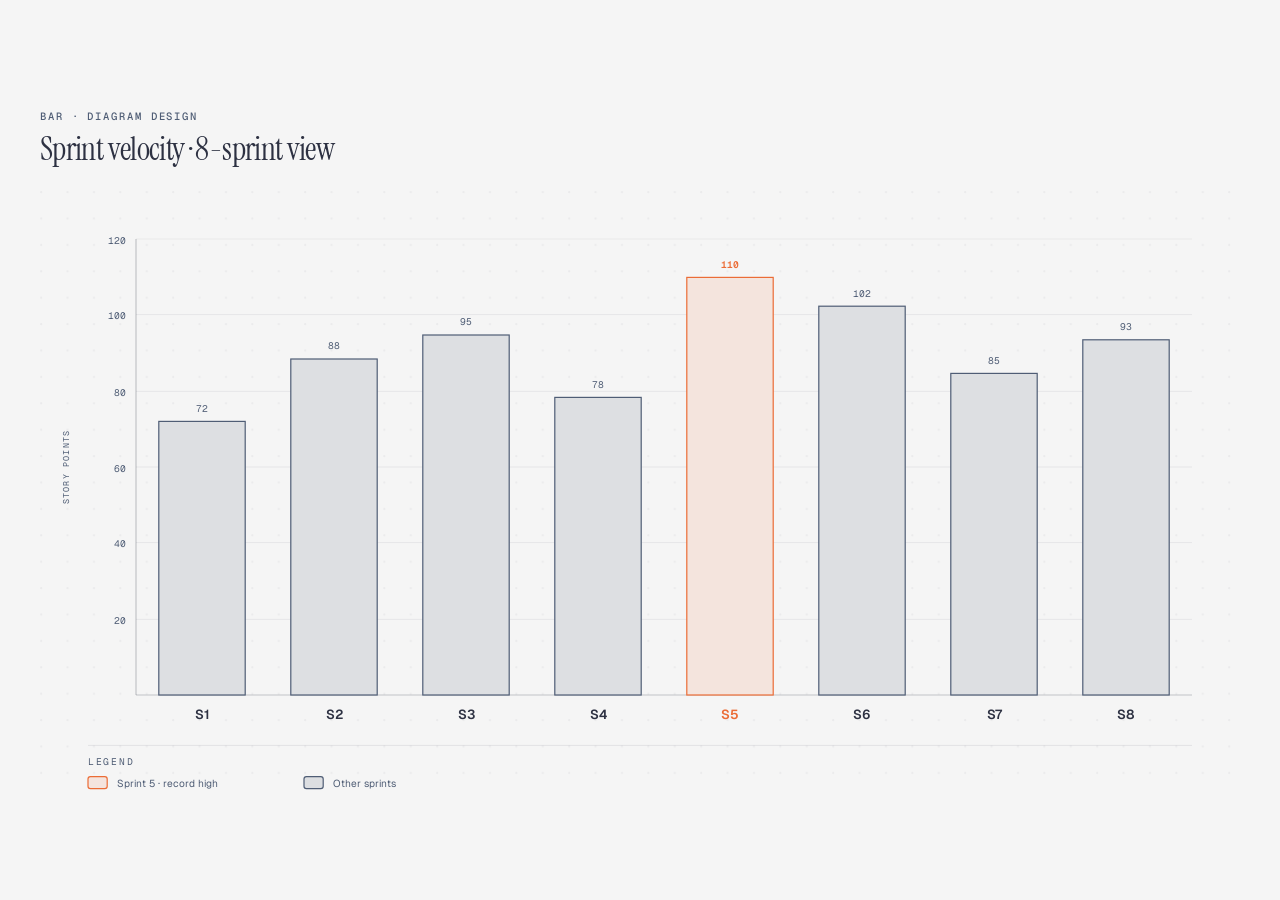
<file: .agents/skills/diagram-design/assets/example-bar.html>
<!DOCTYPE html>
<html lang="en">
<head>
  <meta charset="UTF-8">
  <meta name="viewport" content="width=device-width, initial-scale=1.0">
  <title>Sprint velocity · Bar chart</title>
  <link href="https://fonts.googleapis.com/css2?family=Instrument+Serif:ital@0;1&family=Geist:wght@400;500;600&family=Geist+Mono:wght@400;500;600&display=swap" rel="stylesheet">
  <style>
    *, *::before, *::after { box-sizing: border-box; margin: 0; padding: 0; }
    :root {
      --color-paper:  #f5f5f5;
      --color-ink:    #2d3142;
      --color-muted:  #4f5d75;
      --color-accent: #eb6c36;
      --font-sans:    'Geist', system-ui, sans-serif;
      --font-serif:   'Instrument Serif', serif;
      --font-mono:    'Geist Mono', ui-monospace, monospace;
    }
    body { font-family: var(--font-sans); background: var(--color-paper); color: var(--color-ink); min-height: 100vh; display: flex; align-items: center; justify-content: center; padding: 3rem 2rem; }
    .frame { max-width: 1200px; width: 100%; }
    .eyebrow { font-family: var(--font-mono); font-size: 0.66rem; font-weight: 500; letter-spacing: 0.18em; text-transform: uppercase; color: var(--color-muted); margin-bottom: 0.5rem; }
    h1 { font-family: var(--font-serif); font-size: clamp(1.5rem, 2.4vw + 0.75rem, 2rem); font-weight: 400; letter-spacing: -0.02em; line-height: 1.15; margin-bottom: 1.5rem; }
    svg { width: 100%; min-width: 760px; display: block; }
  </style>
</head>
<body>
  <div class="frame">
    <p class="eyebrow">Bar · Diagram Design</p>
    <h1>Sprint velocity · 8-sprint view</h1>

    <svg viewBox="0 0 1000 500" xmlns="http://www.w3.org/2000/svg" role="img" aria-labelledby="bar-title bar-desc">
      <title id="bar-title">Sprint velocity · 8-sprint view</title>
      <desc id="bar-desc">Bar chart showing story points delivered across sprints S1 through S8, with Sprint 5 as the record high.</desc>
      <defs>
        <pattern id="dots" width="22" height="22" patternUnits="userSpaceOnUse">
          <circle cx="1" cy="1" r="0.9" fill="rgba(45,49,66,0.10)"/>
        </pattern>
      </defs>

      <rect width="100%" height="100%" fill="#f5f5f5"/>
      <rect width="100%" height="100%" fill="url(#dots)" opacity="0.55"/>

      <!-- Y-axis rotated label -->
      <text transform="rotate(-90 24 230)" x="24" y="230" fill="#4f5d75" font-size="7" font-family="'Geist Mono', monospace" letter-spacing="0.14em" text-anchor="middle">STORY POINTS</text>

      <!-- Horizontal gridlines (drawn before bars) -->
      <line x1="80" y1="357" x2="960" y2="357" stroke="rgba(45,49,66,0.08)" stroke-width="0.8"/>
      <line x1="80" y1="293" x2="960" y2="293" stroke="rgba(45,49,66,0.08)" stroke-width="0.8"/>
      <line x1="80" y1="230" x2="960" y2="230" stroke="rgba(45,49,66,0.08)" stroke-width="0.8"/>
      <line x1="80" y1="167" x2="960" y2="167" stroke="rgba(45,49,66,0.08)" stroke-width="0.8"/>
      <line x1="80" y1="103" x2="960" y2="103" stroke="rgba(45,49,66,0.08)" stroke-width="0.8"/>
      <line x1="80" y1="40"  x2="960" y2="40"  stroke="rgba(45,49,66,0.06)" stroke-width="0.8"/>

      <!-- Y-axis line and X-axis baseline -->
      <line x1="80" y1="40" x2="80" y2="420" stroke="rgba(45,49,66,0.25)" stroke-width="1"/>
      <line x1="80" y1="420" x2="960" y2="420" stroke="rgba(45,49,66,0.25)" stroke-width="1"/>

      <!-- Y-axis tick labels -->
      <text x="72" y="361" fill="#4f5d75" font-size="8" font-family="'Geist Mono', monospace" text-anchor="end">20</text>
      <text x="72" y="297" fill="#4f5d75" font-size="8" font-family="'Geist Mono', monospace" text-anchor="end">40</text>
      <text x="72" y="234" fill="#4f5d75" font-size="8" font-family="'Geist Mono', monospace" text-anchor="end">60</text>
      <text x="72" y="171" fill="#4f5d75" font-size="8" font-family="'Geist Mono', monospace" text-anchor="end">80</text>
      <text x="72" y="107" fill="#4f5d75" font-size="8" font-family="'Geist Mono', monospace" text-anchor="end">100</text>
      <text x="72" y="44"  fill="#4f5d75" font-size="8" font-family="'Geist Mono', monospace" text-anchor="end">120</text>

      <!-- ─── BARS (pitch=110, width=72, pad=19) ─── -->
      <!-- S1: v=72, h=228, y=192 -->
      <rect x="99" y="192" width="72" height="228" fill="#f5f5f5"/>
      <rect x="99" y="192" width="72" height="228" fill="rgba(79,93,117,0.15)" stroke="#4f5d75" stroke-width="1"/>
      <text x="135" y="184" fill="#4f5d75" font-size="8" font-family="'Geist Mono', monospace" text-anchor="middle">72</text>

      <!-- S2: v=88, h=280, y=140 -->
      <rect x="209" y="140" width="72" height="280" fill="#f5f5f5"/>
      <rect x="209" y="140" width="72" height="280" fill="rgba(79,93,117,0.15)" stroke="#4f5d75" stroke-width="1"/>
      <text x="245" y="132" fill="#4f5d75" font-size="8" font-family="'Geist Mono', monospace" text-anchor="middle">88</text>

      <!-- S3: v=95, h=300, y=120 -->
      <rect x="319" y="120" width="72" height="300" fill="#f5f5f5"/>
      <rect x="319" y="120" width="72" height="300" fill="rgba(79,93,117,0.15)" stroke="#4f5d75" stroke-width="1"/>
      <text x="355" y="112" fill="#4f5d75" font-size="8" font-family="'Geist Mono', monospace" text-anchor="middle">95</text>

      <!-- S4: v=78, h=248, y=172 -->
      <rect x="429" y="172" width="72" height="248" fill="#f5f5f5"/>
      <rect x="429" y="172" width="72" height="248" fill="rgba(79,93,117,0.15)" stroke="#4f5d75" stroke-width="1"/>
      <text x="465" y="164" fill="#4f5d75" font-size="8" font-family="'Geist Mono', monospace" text-anchor="middle">78</text>

      <!-- S5 FOCAL: v=110, h=348, y=72 -->
      <rect x="539" y="72" width="72" height="348" fill="#f5f5f5"/>
      <rect x="539" y="72" width="72" height="348" fill="rgba(235,108,54,0.12)" stroke="#eb6c36" stroke-width="1"/>
      <text x="575" y="64" fill="#eb6c36" font-size="8" font-family="'Geist Mono', monospace" text-anchor="middle" font-weight="600">110</text>

      <!-- S6: v=102, h=324, y=96 -->
      <rect x="649" y="96" width="72" height="324" fill="#f5f5f5"/>
      <rect x="649" y="96" width="72" height="324" fill="rgba(79,93,117,0.15)" stroke="#4f5d75" stroke-width="1"/>
      <text x="685" y="88" fill="#4f5d75" font-size="8" font-family="'Geist Mono', monospace" text-anchor="middle">102</text>

      <!-- S7: v=85, h=268, y=152 -->
      <rect x="759" y="152" width="72" height="268" fill="#f5f5f5"/>
      <rect x="759" y="152" width="72" height="268" fill="rgba(79,93,117,0.15)" stroke="#4f5d75" stroke-width="1"/>
      <text x="795" y="144" fill="#4f5d75" font-size="8" font-family="'Geist Mono', monospace" text-anchor="middle">85</text>

      <!-- S8: v=93, h=296, y=124 -->
      <rect x="869" y="124" width="72" height="296" fill="#f5f5f5"/>
      <rect x="869" y="124" width="72" height="296" fill="rgba(79,93,117,0.15)" stroke="#4f5d75" stroke-width="1"/>
      <text x="905" y="116" fill="#4f5d75" font-size="8" font-family="'Geist Mono', monospace" text-anchor="middle">93</text>

      <!-- X-axis category labels -->
      <text x="135" y="440" fill="#2d3142" font-size="11" font-weight="600" font-family="'Geist', sans-serif" text-anchor="middle">S1</text>
      <text x="245" y="440" fill="#2d3142" font-size="11" font-weight="600" font-family="'Geist', sans-serif" text-anchor="middle">S2</text>
      <text x="355" y="440" fill="#2d3142" font-size="11" font-weight="600" font-family="'Geist', sans-serif" text-anchor="middle">S3</text>
      <text x="465" y="440" fill="#2d3142" font-size="11" font-weight="600" font-family="'Geist', sans-serif" text-anchor="middle">S4</text>
      <text x="575" y="440" fill="#eb6c36" font-size="11" font-weight="600" font-family="'Geist', sans-serif" text-anchor="middle">S5</text>
      <text x="685" y="440" fill="#2d3142" font-size="11" font-weight="600" font-family="'Geist', sans-serif" text-anchor="middle">S6</text>
      <text x="795" y="440" fill="#2d3142" font-size="11" font-weight="600" font-family="'Geist', sans-serif" text-anchor="middle">S7</text>
      <text x="905" y="440" fill="#2d3142" font-size="11" font-weight="600" font-family="'Geist', sans-serif" text-anchor="middle">S8</text>

      <!-- Legend -->
      <line x1="40" y1="462" x2="960" y2="462" stroke="rgba(45,49,66,0.10)" stroke-width="0.8"/>
      <text x="40" y="478" fill="#4f5d75" font-size="8" font-family="'Geist Mono', monospace" letter-spacing="0.18em">LEGEND</text>

      <rect x="40" y="488" width="16" height="10" rx="2" fill="rgba(235,108,54,0.12)" stroke="#eb6c36" stroke-width="1"/>
      <text x="64" y="497" fill="#4f5d75" font-size="8.5" font-family="'Geist', sans-serif">Sprint 5 · record high</text>

      <rect x="220" y="488" width="16" height="10" rx="2" fill="rgba(79,93,117,0.15)" stroke="#4f5d75" stroke-width="1"/>
      <text x="244" y="497" fill="#4f5d75" font-size="8.5" font-family="'Geist', sans-serif">Other sprints</text>
    </svg>
  </div>
</body>
</html>
</file>
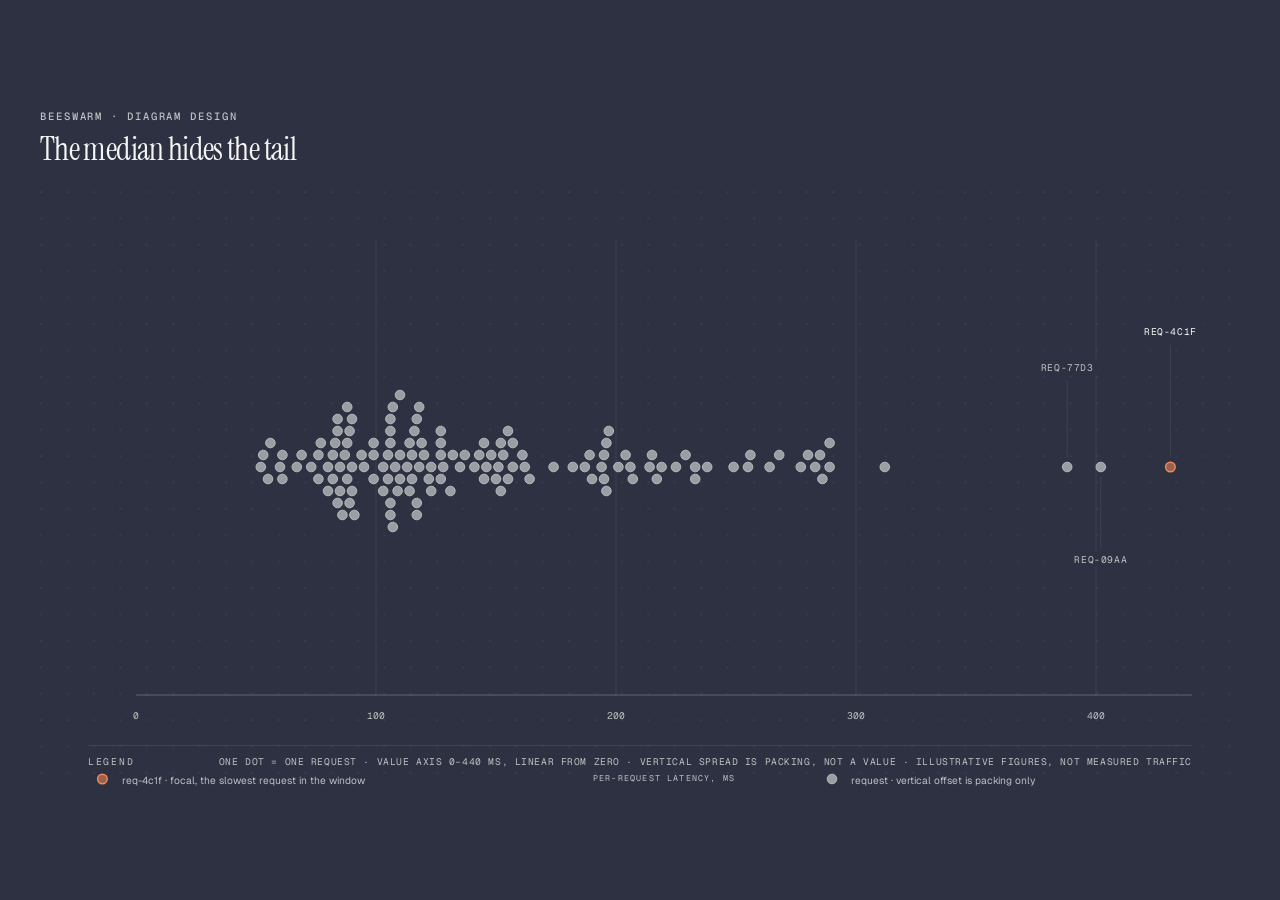
<file: .agents/skills/diagram-design/assets/example-beeswarm-dark.html>
<!DOCTYPE html>
<html lang="en">
<head>
  <meta charset="UTF-8">
  <meta name="viewport" content="width=device-width, initial-scale=1.0">
  <title>Per-request latency, one dot per request · Beeswarm · dark</title>
  <link href="https://fonts.googleapis.com/css2?family=Instrument+Serif:ital@0;1&family=Geist:wght@400;500;600&family=Geist+Mono:wght@400;500;600&display=swap" rel="stylesheet">
  <style>
    *, *::before, *::after { box-sizing: border-box; margin: 0; padding: 0; }
    :root {
      --color-paper:  #2d3142;
      --color-ink:    #f5f5f5;
      --color-muted:  #bfc0c0;
      --color-accent: #f08a59;
      --font-sans:    'Geist', system-ui, sans-serif;
      --font-serif:   'Instrument Serif', serif;
      --font-mono:    'Geist Mono', ui-monospace, monospace;
    }
    body { font-family: var(--font-sans); background: var(--color-paper); color: var(--color-ink); min-height: 100vh; display: flex; align-items: center; justify-content: center; padding: 3rem 2rem; }
    .frame { max-width: 1200px; width: 100%; }
    .eyebrow { font-family: var(--font-mono); font-size: 0.66rem; font-weight: 500; letter-spacing: 0.18em; text-transform: uppercase; color: var(--color-muted); margin-bottom: 0.5rem; }
    h1 { font-family: var(--font-serif); font-size: clamp(1.5rem, 2.4vw + 0.75rem, 2rem); font-weight: 400; letter-spacing: -0.02em; line-height: 1.15; margin-bottom: 1.5rem; }
    svg { width: 100%; min-width: 760px; display: block; }
  </style>
</head>
<body>
  <div class="frame">
    <p class="eyebrow">Beeswarm · Diagram Design</p>
    <h1>The median hides the tail</h1>

    <!-- Value axis: 0-440ms over 880px, x = 80 + 2*ms, linear from zero.
         The vertical (swarm) axis carries NO meaning: each dot's y offset is
         greedy packing at pitch 10 (2r+2) around the y=230 midline, first
         free slot alternating above/below, and overlap is never resolved by
         moving a dot along the value axis. scripts/verify-beeswarm.py derives
         the value scale from the dots themselves and flags any dot that
         disagrees with its peers, any overlapping pair, and any second dot
         radius or non-focal fill. -->
    <svg viewBox="0 0 1000 500" xmlns="http://www.w3.org/2000/svg" role="img" aria-labelledby="beeswarm-dark-title beeswarm-dark-desc">
      <title id="beeswarm-dark-title">The median hides the tail</title>
      <desc id="beeswarm-dark-desc">Beeswarm of 138 per-request latency samples for one checkout endpoint on a shared linear value axis from zero; vertical spread is packing only and carries no value, and three requests past 380 ms form the p99 tail.</desc>
      <defs>
        <pattern id="dots" width="22" height="22" patternUnits="userSpaceOnUse">
          <circle cx="1" cy="1" r="0.9" fill="rgba(245,245,245,0.10)"/>
        </pattern>
      </defs>

      <rect width="100%" height="100%" fill="#2d3142"/>
      <rect width="100%" height="100%" fill="url(#dots)" opacity="0.55"/>

      <!-- Axis caption -->
      <text x="520" y="492" fill="#bfc0c0" font-size="7" font-family="'Geist Mono', monospace" letter-spacing="0.14em" text-anchor="middle">PER-REQUEST LATENCY, MS</text>

      <!-- Vertical gridlines only: the swarm axis has no scale to grid.
           A horizontal rule through the band would invite reading the
           packing offsets as values, which they are not. -->
      <line x1="280" y1="40" x2="280" y2="420" stroke="rgba(245,245,245,0.08)" stroke-width="0.8"/>
      <line x1="480" y1="40" x2="480" y2="420" stroke="rgba(245,245,245,0.08)" stroke-width="0.8"/>
      <line x1="680" y1="40" x2="680" y2="420" stroke="rgba(245,245,245,0.08)" stroke-width="0.8"/>
      <line x1="880" y1="40" x2="880" y2="420" stroke="rgba(245,245,245,0.08)" stroke-width="0.8"/>

      <!-- Value axis, from zero. -->
      <line x1="80" y1="420" x2="960" y2="420" stroke="rgba(245,245,245,0.25)" stroke-width="1"/>

      <!-- Tick labels are BOUND: data-tick names the (one) value axis and
           data-value the number the tick claims to sit at. verify-beeswarm.py
           cross-checks each against the scale the dots themselves describe. -->
      <text data-tick="x" data-value="0" x="80" y="440" fill="#bfc0c0" font-size="8" font-family="'Geist Mono', monospace" text-anchor="middle">0</text>
      <text data-tick="x" data-value="100" x="280" y="440" fill="#bfc0c0" font-size="8" font-family="'Geist Mono', monospace" text-anchor="middle">100</text>
      <text data-tick="x" data-value="200" x="480" y="440" fill="#bfc0c0" font-size="8" font-family="'Geist Mono', monospace" text-anchor="middle">200</text>
      <text data-tick="x" data-value="300" x="680" y="440" fill="#bfc0c0" font-size="8" font-family="'Geist Mono', monospace" text-anchor="middle">300</text>
      <text data-tick="x" data-value="400" x="880" y="440" fill="#bfc0c0" font-size="8" font-family="'Geist Mono', monospace" text-anchor="middle">400</text>

      <!-- ─── THE SWARM. One dot = one request, every dot exactly at its
           value on the shared axis; the vertical offset is the greedy dodge
           and states nothing. One radius for every dot (size as a second
           encoding is a bubble chart) and one ink fill for every non-focal
           dot (opacity as a value encoding is banned while dodging). Each
           dot sits on a paper underlay so gridlines do not show through
           the translucent fill. -->
      <circle cx="184" cy="230" r="4" fill="#2d3142"/>
      <circle data-value="52" cx="184" cy="230" r="4" fill="rgba(245,245,245,0.55)" stroke="#bfc0c0" stroke-width="0.75"/>
      <circle cx="186" cy="220" r="4" fill="#2d3142"/>
      <circle data-value="53" cx="186" cy="220" r="4" fill="rgba(245,245,245,0.55)" stroke="#bfc0c0" stroke-width="0.75"/>
      <circle cx="190" cy="240" r="4" fill="#2d3142"/>
      <circle data-value="55" cx="190" cy="240" r="4" fill="rgba(245,245,245,0.55)" stroke="#bfc0c0" stroke-width="0.75"/>
      <circle cx="192" cy="210" r="4" fill="#2d3142"/>
      <circle data-value="56" cx="192" cy="210" r="4" fill="rgba(245,245,245,0.55)" stroke="#bfc0c0" stroke-width="0.75"/>
      <circle cx="200" cy="230" r="4" fill="#2d3142"/>
      <circle data-value="60" cx="200" cy="230" r="4" fill="rgba(245,245,245,0.55)" stroke="#bfc0c0" stroke-width="0.75"/>
      <circle cx="202" cy="220" r="4" fill="#2d3142"/>
      <circle data-value="61" cx="202" cy="220" r="4" fill="rgba(245,245,245,0.55)" stroke="#bfc0c0" stroke-width="0.75"/>
      <circle cx="202" cy="240" r="4" fill="#2d3142"/>
      <circle data-value="61" cx="202" cy="240" r="4" fill="rgba(245,245,245,0.55)" stroke="#bfc0c0" stroke-width="0.75"/>
      <circle cx="214" cy="230" r="4" fill="#2d3142"/>
      <circle data-value="67" cx="214" cy="230" r="4" fill="rgba(245,245,245,0.55)" stroke="#bfc0c0" stroke-width="0.75"/>
      <circle cx="218" cy="220" r="4" fill="#2d3142"/>
      <circle data-value="69" cx="218" cy="220" r="4" fill="rgba(245,245,245,0.55)" stroke="#bfc0c0" stroke-width="0.75"/>
      <circle cx="226" cy="230" r="4" fill="#2d3142"/>
      <circle data-value="73" cx="226" cy="230" r="4" fill="rgba(245,245,245,0.55)" stroke="#bfc0c0" stroke-width="0.75"/>
      <circle cx="232" cy="220" r="4" fill="#2d3142"/>
      <circle data-value="76" cx="232" cy="220" r="4" fill="rgba(245,245,245,0.55)" stroke="#bfc0c0" stroke-width="0.75"/>
      <circle cx="232" cy="240" r="4" fill="#2d3142"/>
      <circle data-value="76" cx="232" cy="240" r="4" fill="rgba(245,245,245,0.55)" stroke="#bfc0c0" stroke-width="0.75"/>
      <circle cx="234" cy="210" r="4" fill="#2d3142"/>
      <circle data-value="77" cx="234" cy="210" r="4" fill="rgba(245,245,245,0.55)" stroke="#bfc0c0" stroke-width="0.75"/>
      <circle cx="240" cy="230" r="4" fill="#2d3142"/>
      <circle data-value="80" cx="240" cy="230" r="4" fill="rgba(245,245,245,0.55)" stroke="#bfc0c0" stroke-width="0.75"/>
      <circle cx="240" cy="250" r="4" fill="#2d3142"/>
      <circle data-value="80" cx="240" cy="250" r="4" fill="rgba(245,245,245,0.55)" stroke="#bfc0c0" stroke-width="0.75"/>
      <circle cx="244" cy="220" r="4" fill="#2d3142"/>
      <circle data-value="82" cx="244" cy="220" r="4" fill="rgba(245,245,245,0.55)" stroke="#bfc0c0" stroke-width="0.75"/>
      <circle cx="244" cy="240" r="4" fill="#2d3142"/>
      <circle data-value="82" cx="244" cy="240" r="4" fill="rgba(245,245,245,0.55)" stroke="#bfc0c0" stroke-width="0.75"/>
      <circle cx="246" cy="210" r="4" fill="#2d3142"/>
      <circle data-value="83" cx="246" cy="210" r="4" fill="rgba(245,245,245,0.55)" stroke="#bfc0c0" stroke-width="0.75"/>
      <circle cx="248" cy="200" r="4" fill="#2d3142"/>
      <circle data-value="84" cx="248" cy="200" r="4" fill="rgba(245,245,245,0.55)" stroke="#bfc0c0" stroke-width="0.75"/>
      <circle cx="248" cy="260" r="4" fill="#2d3142"/>
      <circle data-value="84" cx="248" cy="260" r="4" fill="rgba(245,245,245,0.55)" stroke="#bfc0c0" stroke-width="0.75"/>
      <circle cx="248" cy="190" r="4" fill="#2d3142"/>
      <circle data-value="84" cx="248" cy="190" r="4" fill="rgba(245,245,245,0.55)" stroke="#bfc0c0" stroke-width="0.75"/>
      <circle cx="250" cy="230" r="4" fill="#2d3142"/>
      <circle data-value="85" cx="250" cy="230" r="4" fill="rgba(245,245,245,0.55)" stroke="#bfc0c0" stroke-width="0.75"/>
      <circle cx="250" cy="250" r="4" fill="#2d3142"/>
      <circle data-value="85" cx="250" cy="250" r="4" fill="rgba(245,245,245,0.55)" stroke="#bfc0c0" stroke-width="0.75"/>
      <circle cx="252" cy="270" r="4" fill="#2d3142"/>
      <circle data-value="86" cx="252" cy="270" r="4" fill="rgba(245,245,245,0.55)" stroke="#bfc0c0" stroke-width="0.75"/>
      <circle cx="254" cy="220" r="4" fill="#2d3142"/>
      <circle data-value="87" cx="254" cy="220" r="4" fill="rgba(245,245,245,0.55)" stroke="#bfc0c0" stroke-width="0.75"/>
      <circle cx="256" cy="240" r="4" fill="#2d3142"/>
      <circle data-value="88" cx="256" cy="240" r="4" fill="rgba(245,245,245,0.55)" stroke="#bfc0c0" stroke-width="0.75"/>
      <circle cx="256" cy="210" r="4" fill="#2d3142"/>
      <circle data-value="88" cx="256" cy="210" r="4" fill="rgba(245,245,245,0.55)" stroke="#bfc0c0" stroke-width="0.75"/>
      <circle cx="256" cy="180" r="4" fill="#2d3142"/>
      <circle data-value="88" cx="256" cy="180" r="4" fill="rgba(245,245,245,0.55)" stroke="#bfc0c0" stroke-width="0.75"/>
      <circle cx="258" cy="200" r="4" fill="#2d3142"/>
      <circle data-value="89" cx="258" cy="200" r="4" fill="rgba(245,245,245,0.55)" stroke="#bfc0c0" stroke-width="0.75"/>
      <circle cx="258" cy="260" r="4" fill="#2d3142"/>
      <circle data-value="89" cx="258" cy="260" r="4" fill="rgba(245,245,245,0.55)" stroke="#bfc0c0" stroke-width="0.75"/>
      <circle cx="260" cy="230" r="4" fill="#2d3142"/>
      <circle data-value="90" cx="260" cy="230" r="4" fill="rgba(245,245,245,0.55)" stroke="#bfc0c0" stroke-width="0.75"/>
      <circle cx="260" cy="250" r="4" fill="#2d3142"/>
      <circle data-value="90" cx="260" cy="250" r="4" fill="rgba(245,245,245,0.55)" stroke="#bfc0c0" stroke-width="0.75"/>
      <circle cx="260" cy="190" r="4" fill="#2d3142"/>
      <circle data-value="90" cx="260" cy="190" r="4" fill="rgba(245,245,245,0.55)" stroke="#bfc0c0" stroke-width="0.75"/>
      <circle cx="262" cy="270" r="4" fill="#2d3142"/>
      <circle data-value="91" cx="262" cy="270" r="4" fill="rgba(245,245,245,0.55)" stroke="#bfc0c0" stroke-width="0.75"/>
      <circle cx="268" cy="220" r="4" fill="#2d3142"/>
      <circle data-value="94" cx="268" cy="220" r="4" fill="rgba(245,245,245,0.55)" stroke="#bfc0c0" stroke-width="0.75"/>
      <circle cx="270" cy="230" r="4" fill="#2d3142"/>
      <circle data-value="95" cx="270" cy="230" r="4" fill="rgba(245,245,245,0.55)" stroke="#bfc0c0" stroke-width="0.75"/>
      <circle cx="278" cy="220" r="4" fill="#2d3142"/>
      <circle data-value="99" cx="278" cy="220" r="4" fill="rgba(245,245,245,0.55)" stroke="#bfc0c0" stroke-width="0.75"/>
      <circle cx="278" cy="240" r="4" fill="#2d3142"/>
      <circle data-value="99" cx="278" cy="240" r="4" fill="rgba(245,245,245,0.55)" stroke="#bfc0c0" stroke-width="0.75"/>
      <circle cx="278" cy="210" r="4" fill="#2d3142"/>
      <circle data-value="99" cx="278" cy="210" r="4" fill="rgba(245,245,245,0.55)" stroke="#bfc0c0" stroke-width="0.75"/>
      <circle cx="286" cy="230" r="4" fill="#2d3142"/>
      <circle data-value="103" cx="286" cy="230" r="4" fill="rgba(245,245,245,0.55)" stroke="#bfc0c0" stroke-width="0.75"/>
      <circle cx="286" cy="250" r="4" fill="#2d3142"/>
      <circle data-value="103" cx="286" cy="250" r="4" fill="rgba(245,245,245,0.55)" stroke="#bfc0c0" stroke-width="0.75"/>
      <circle cx="290" cy="220" r="4" fill="#2d3142"/>
      <circle data-value="105" cx="290" cy="220" r="4" fill="rgba(245,245,245,0.55)" stroke="#bfc0c0" stroke-width="0.75"/>
      <circle cx="290" cy="240" r="4" fill="#2d3142"/>
      <circle data-value="105" cx="290" cy="240" r="4" fill="rgba(245,245,245,0.55)" stroke="#bfc0c0" stroke-width="0.75"/>
      <circle cx="292" cy="210" r="4" fill="#2d3142"/>
      <circle data-value="106" cx="292" cy="210" r="4" fill="rgba(245,245,245,0.55)" stroke="#bfc0c0" stroke-width="0.75"/>
      <circle cx="292" cy="200" r="4" fill="#2d3142"/>
      <circle data-value="106" cx="292" cy="200" r="4" fill="rgba(245,245,245,0.55)" stroke="#bfc0c0" stroke-width="0.75"/>
      <circle cx="292" cy="260" r="4" fill="#2d3142"/>
      <circle data-value="106" cx="292" cy="260" r="4" fill="rgba(245,245,245,0.55)" stroke="#bfc0c0" stroke-width="0.75"/>
      <circle cx="292" cy="190" r="4" fill="#2d3142"/>
      <circle data-value="106" cx="292" cy="190" r="4" fill="rgba(245,245,245,0.55)" stroke="#bfc0c0" stroke-width="0.75"/>
      <circle cx="292" cy="270" r="4" fill="#2d3142"/>
      <circle data-value="106" cx="292" cy="270" r="4" fill="rgba(245,245,245,0.55)" stroke="#bfc0c0" stroke-width="0.75"/>
      <circle cx="294" cy="180" r="4" fill="#2d3142"/>
      <circle data-value="107" cx="294" cy="180" r="4" fill="rgba(245,245,245,0.55)" stroke="#bfc0c0" stroke-width="0.75"/>
      <circle cx="294" cy="280" r="4" fill="#2d3142"/>
      <circle data-value="107" cx="294" cy="280" r="4" fill="rgba(245,245,245,0.55)" stroke="#bfc0c0" stroke-width="0.75"/>
      <circle cx="296" cy="230" r="4" fill="#2d3142"/>
      <circle data-value="108" cx="296" cy="230" r="4" fill="rgba(245,245,245,0.55)" stroke="#bfc0c0" stroke-width="0.75"/>
      <circle cx="298" cy="250" r="4" fill="#2d3142"/>
      <circle data-value="109" cx="298" cy="250" r="4" fill="rgba(245,245,245,0.55)" stroke="#bfc0c0" stroke-width="0.75"/>
      <circle cx="300" cy="220" r="4" fill="#2d3142"/>
      <circle data-value="110" cx="300" cy="220" r="4" fill="rgba(245,245,245,0.55)" stroke="#bfc0c0" stroke-width="0.75"/>
      <circle cx="300" cy="240" r="4" fill="#2d3142"/>
      <circle data-value="110" cx="300" cy="240" r="4" fill="rgba(245,245,245,0.55)" stroke="#bfc0c0" stroke-width="0.75"/>
      <circle cx="300" cy="170" r="4" fill="#2d3142"/>
      <circle data-value="110" cx="300" cy="170" r="4" fill="rgba(245,245,245,0.55)" stroke="#bfc0c0" stroke-width="0.75"/>
      <circle cx="306" cy="230" r="4" fill="#2d3142"/>
      <circle data-value="113" cx="306" cy="230" r="4" fill="rgba(245,245,245,0.55)" stroke="#bfc0c0" stroke-width="0.75"/>
      <circle cx="308" cy="210" r="4" fill="#2d3142"/>
      <circle data-value="114" cx="308" cy="210" r="4" fill="rgba(245,245,245,0.55)" stroke="#bfc0c0" stroke-width="0.75"/>
      <circle cx="308" cy="250" r="4" fill="#2d3142"/>
      <circle data-value="114" cx="308" cy="250" r="4" fill="rgba(245,245,245,0.55)" stroke="#bfc0c0" stroke-width="0.75"/>
      <circle cx="310" cy="220" r="4" fill="#2d3142"/>
      <circle data-value="115" cx="310" cy="220" r="4" fill="rgba(245,245,245,0.55)" stroke="#bfc0c0" stroke-width="0.75"/>
      <circle cx="310" cy="240" r="4" fill="#2d3142"/>
      <circle data-value="115" cx="310" cy="240" r="4" fill="rgba(245,245,245,0.55)" stroke="#bfc0c0" stroke-width="0.75"/>
      <circle cx="312" cy="200" r="4" fill="#2d3142"/>
      <circle data-value="116" cx="312" cy="200" r="4" fill="rgba(245,245,245,0.55)" stroke="#bfc0c0" stroke-width="0.75"/>
      <circle cx="314" cy="260" r="4" fill="#2d3142"/>
      <circle data-value="117" cx="314" cy="260" r="4" fill="rgba(245,245,245,0.55)" stroke="#bfc0c0" stroke-width="0.75"/>
      <circle cx="314" cy="190" r="4" fill="#2d3142"/>
      <circle data-value="117" cx="314" cy="190" r="4" fill="rgba(245,245,245,0.55)" stroke="#bfc0c0" stroke-width="0.75"/>
      <circle cx="314" cy="270" r="4" fill="#2d3142"/>
      <circle data-value="117" cx="314" cy="270" r="4" fill="rgba(245,245,245,0.55)" stroke="#bfc0c0" stroke-width="0.75"/>
      <circle cx="316" cy="230" r="4" fill="#2d3142"/>
      <circle data-value="118" cx="316" cy="230" r="4" fill="rgba(245,245,245,0.55)" stroke="#bfc0c0" stroke-width="0.75"/>
      <circle cx="316" cy="180" r="4" fill="#2d3142"/>
      <circle data-value="118" cx="316" cy="180" r="4" fill="rgba(245,245,245,0.55)" stroke="#bfc0c0" stroke-width="0.75"/>
      <circle cx="318" cy="210" r="4" fill="#2d3142"/>
      <circle data-value="119" cx="318" cy="210" r="4" fill="rgba(245,245,245,0.55)" stroke="#bfc0c0" stroke-width="0.75"/>
      <circle cx="320" cy="220" r="4" fill="#2d3142"/>
      <circle data-value="120" cx="320" cy="220" r="4" fill="rgba(245,245,245,0.55)" stroke="#bfc0c0" stroke-width="0.75"/>
      <circle cx="324" cy="240" r="4" fill="#2d3142"/>
      <circle data-value="122" cx="324" cy="240" r="4" fill="rgba(245,245,245,0.55)" stroke="#bfc0c0" stroke-width="0.75"/>
      <circle cx="326" cy="230" r="4" fill="#2d3142"/>
      <circle data-value="123" cx="326" cy="230" r="4" fill="rgba(245,245,245,0.55)" stroke="#bfc0c0" stroke-width="0.75"/>
      <circle cx="326" cy="250" r="4" fill="#2d3142"/>
      <circle data-value="123" cx="326" cy="250" r="4" fill="rgba(245,245,245,0.55)" stroke="#bfc0c0" stroke-width="0.75"/>
      <circle cx="334" cy="220" r="4" fill="#2d3142"/>
      <circle data-value="127" cx="334" cy="220" r="4" fill="rgba(245,245,245,0.55)" stroke="#bfc0c0" stroke-width="0.75"/>
      <circle cx="334" cy="240" r="4" fill="#2d3142"/>
      <circle data-value="127" cx="334" cy="240" r="4" fill="rgba(245,245,245,0.55)" stroke="#bfc0c0" stroke-width="0.75"/>
      <circle cx="334" cy="210" r="4" fill="#2d3142"/>
      <circle data-value="127" cx="334" cy="210" r="4" fill="rgba(245,245,245,0.55)" stroke="#bfc0c0" stroke-width="0.75"/>
      <circle cx="334" cy="200" r="4" fill="#2d3142"/>
      <circle data-value="127" cx="334" cy="200" r="4" fill="rgba(245,245,245,0.55)" stroke="#bfc0c0" stroke-width="0.75"/>
      <circle cx="336" cy="230" r="4" fill="#2d3142"/>
      <circle data-value="128" cx="336" cy="230" r="4" fill="rgba(245,245,245,0.55)" stroke="#bfc0c0" stroke-width="0.75"/>
      <circle cx="342" cy="250" r="4" fill="#2d3142"/>
      <circle data-value="131" cx="342" cy="250" r="4" fill="rgba(245,245,245,0.55)" stroke="#bfc0c0" stroke-width="0.75"/>
      <circle cx="344" cy="220" r="4" fill="#2d3142"/>
      <circle data-value="132" cx="344" cy="220" r="4" fill="rgba(245,245,245,0.55)" stroke="#bfc0c0" stroke-width="0.75"/>
      <circle cx="350" cy="230" r="4" fill="#2d3142"/>
      <circle data-value="135" cx="350" cy="230" r="4" fill="rgba(245,245,245,0.55)" stroke="#bfc0c0" stroke-width="0.75"/>
      <circle cx="354" cy="220" r="4" fill="#2d3142"/>
      <circle data-value="137" cx="354" cy="220" r="4" fill="rgba(245,245,245,0.55)" stroke="#bfc0c0" stroke-width="0.75"/>
      <circle cx="362" cy="230" r="4" fill="#2d3142"/>
      <circle data-value="141" cx="362" cy="230" r="4" fill="rgba(245,245,245,0.55)" stroke="#bfc0c0" stroke-width="0.75"/>
      <circle cx="366" cy="220" r="4" fill="#2d3142"/>
      <circle data-value="143" cx="366" cy="220" r="4" fill="rgba(245,245,245,0.55)" stroke="#bfc0c0" stroke-width="0.75"/>
      <circle cx="370" cy="240" r="4" fill="#2d3142"/>
      <circle data-value="145" cx="370" cy="240" r="4" fill="rgba(245,245,245,0.55)" stroke="#bfc0c0" stroke-width="0.75"/>
      <circle cx="370" cy="210" r="4" fill="#2d3142"/>
      <circle data-value="145" cx="370" cy="210" r="4" fill="rgba(245,245,245,0.55)" stroke="#bfc0c0" stroke-width="0.75"/>
      <circle cx="372" cy="230" r="4" fill="#2d3142"/>
      <circle data-value="146" cx="372" cy="230" r="4" fill="rgba(245,245,245,0.55)" stroke="#bfc0c0" stroke-width="0.75"/>
      <circle cx="376" cy="220" r="4" fill="#2d3142"/>
      <circle data-value="148" cx="376" cy="220" r="4" fill="rgba(245,245,245,0.55)" stroke="#bfc0c0" stroke-width="0.75"/>
      <circle cx="380" cy="240" r="4" fill="#2d3142"/>
      <circle data-value="150" cx="380" cy="240" r="4" fill="rgba(245,245,245,0.55)" stroke="#bfc0c0" stroke-width="0.75"/>
      <circle cx="382" cy="230" r="4" fill="#2d3142"/>
      <circle data-value="151" cx="382" cy="230" r="4" fill="rgba(245,245,245,0.55)" stroke="#bfc0c0" stroke-width="0.75"/>
      <circle cx="384" cy="210" r="4" fill="#2d3142"/>
      <circle data-value="152" cx="384" cy="210" r="4" fill="rgba(245,245,245,0.55)" stroke="#bfc0c0" stroke-width="0.75"/>
      <circle cx="384" cy="250" r="4" fill="#2d3142"/>
      <circle data-value="152" cx="384" cy="250" r="4" fill="rgba(245,245,245,0.55)" stroke="#bfc0c0" stroke-width="0.75"/>
      <circle cx="386" cy="220" r="4" fill="#2d3142"/>
      <circle data-value="153" cx="386" cy="220" r="4" fill="rgba(245,245,245,0.55)" stroke="#bfc0c0" stroke-width="0.75"/>
      <circle cx="390" cy="240" r="4" fill="#2d3142"/>
      <circle data-value="155" cx="390" cy="240" r="4" fill="rgba(245,245,245,0.55)" stroke="#bfc0c0" stroke-width="0.75"/>
      <circle cx="390" cy="200" r="4" fill="#2d3142"/>
      <circle data-value="155" cx="390" cy="200" r="4" fill="rgba(245,245,245,0.55)" stroke="#bfc0c0" stroke-width="0.75"/>
      <circle cx="394" cy="230" r="4" fill="#2d3142"/>
      <circle data-value="157" cx="394" cy="230" r="4" fill="rgba(245,245,245,0.55)" stroke="#bfc0c0" stroke-width="0.75"/>
      <circle cx="394" cy="210" r="4" fill="#2d3142"/>
      <circle data-value="157" cx="394" cy="210" r="4" fill="rgba(245,245,245,0.55)" stroke="#bfc0c0" stroke-width="0.75"/>
      <circle cx="402" cy="220" r="4" fill="#2d3142"/>
      <circle data-value="161" cx="402" cy="220" r="4" fill="rgba(245,245,245,0.55)" stroke="#bfc0c0" stroke-width="0.75"/>
      <circle cx="404" cy="230" r="4" fill="#2d3142"/>
      <circle data-value="162" cx="404" cy="230" r="4" fill="rgba(245,245,245,0.55)" stroke="#bfc0c0" stroke-width="0.75"/>
      <circle cx="408" cy="240" r="4" fill="#2d3142"/>
      <circle data-value="164" cx="408" cy="240" r="4" fill="rgba(245,245,245,0.55)" stroke="#bfc0c0" stroke-width="0.75"/>
      <circle cx="428" cy="230" r="4" fill="#2d3142"/>
      <circle data-value="174" cx="428" cy="230" r="4" fill="rgba(245,245,245,0.55)" stroke="#bfc0c0" stroke-width="0.75"/>
      <circle cx="444" cy="230" r="4" fill="#2d3142"/>
      <circle data-value="182" cx="444" cy="230" r="4" fill="rgba(245,245,245,0.55)" stroke="#bfc0c0" stroke-width="0.75"/>
      <circle cx="454" cy="230" r="4" fill="#2d3142"/>
      <circle data-value="187" cx="454" cy="230" r="4" fill="rgba(245,245,245,0.55)" stroke="#bfc0c0" stroke-width="0.75"/>
      <circle cx="458" cy="220" r="4" fill="#2d3142"/>
      <circle data-value="189" cx="458" cy="220" r="4" fill="rgba(245,245,245,0.55)" stroke="#bfc0c0" stroke-width="0.75"/>
      <circle cx="460" cy="240" r="4" fill="#2d3142"/>
      <circle data-value="190" cx="460" cy="240" r="4" fill="rgba(245,245,245,0.55)" stroke="#bfc0c0" stroke-width="0.75"/>
      <circle cx="468" cy="230" r="4" fill="#2d3142"/>
      <circle data-value="194" cx="468" cy="230" r="4" fill="rgba(245,245,245,0.55)" stroke="#bfc0c0" stroke-width="0.75"/>
      <circle cx="470" cy="220" r="4" fill="#2d3142"/>
      <circle data-value="195" cx="470" cy="220" r="4" fill="rgba(245,245,245,0.55)" stroke="#bfc0c0" stroke-width="0.75"/>
      <circle cx="470" cy="240" r="4" fill="#2d3142"/>
      <circle data-value="195" cx="470" cy="240" r="4" fill="rgba(245,245,245,0.55)" stroke="#bfc0c0" stroke-width="0.75"/>
      <circle cx="472" cy="210" r="4" fill="#2d3142"/>
      <circle data-value="196" cx="472" cy="210" r="4" fill="rgba(245,245,245,0.55)" stroke="#bfc0c0" stroke-width="0.75"/>
      <circle cx="472" cy="250" r="4" fill="#2d3142"/>
      <circle data-value="196" cx="472" cy="250" r="4" fill="rgba(245,245,245,0.55)" stroke="#bfc0c0" stroke-width="0.75"/>
      <circle cx="474" cy="200" r="4" fill="#2d3142"/>
      <circle data-value="197" cx="474" cy="200" r="4" fill="rgba(245,245,245,0.55)" stroke="#bfc0c0" stroke-width="0.75"/>
      <circle cx="482" cy="230" r="4" fill="#2d3142"/>
      <circle data-value="201" cx="482" cy="230" r="4" fill="rgba(245,245,245,0.55)" stroke="#bfc0c0" stroke-width="0.75"/>
      <circle cx="488" cy="220" r="4" fill="#2d3142"/>
      <circle data-value="204" cx="488" cy="220" r="4" fill="rgba(245,245,245,0.55)" stroke="#bfc0c0" stroke-width="0.75"/>
      <circle cx="492" cy="230" r="4" fill="#2d3142"/>
      <circle data-value="206" cx="492" cy="230" r="4" fill="rgba(245,245,245,0.55)" stroke="#bfc0c0" stroke-width="0.75"/>
      <circle cx="494" cy="240" r="4" fill="#2d3142"/>
      <circle data-value="207" cx="494" cy="240" r="4" fill="rgba(245,245,245,0.55)" stroke="#bfc0c0" stroke-width="0.75"/>
      <circle cx="508" cy="230" r="4" fill="#2d3142"/>
      <circle data-value="214" cx="508" cy="230" r="4" fill="rgba(245,245,245,0.55)" stroke="#bfc0c0" stroke-width="0.75"/>
      <circle cx="510" cy="220" r="4" fill="#2d3142"/>
      <circle data-value="215" cx="510" cy="220" r="4" fill="rgba(245,245,245,0.55)" stroke="#bfc0c0" stroke-width="0.75"/>
      <circle cx="514" cy="240" r="4" fill="#2d3142"/>
      <circle data-value="217" cx="514" cy="240" r="4" fill="rgba(245,245,245,0.55)" stroke="#bfc0c0" stroke-width="0.75"/>
      <circle cx="518" cy="230" r="4" fill="#2d3142"/>
      <circle data-value="219" cx="518" cy="230" r="4" fill="rgba(245,245,245,0.55)" stroke="#bfc0c0" stroke-width="0.75"/>
      <circle cx="530" cy="230" r="4" fill="#2d3142"/>
      <circle data-value="225" cx="530" cy="230" r="4" fill="rgba(245,245,245,0.55)" stroke="#bfc0c0" stroke-width="0.75"/>
      <circle cx="538" cy="220" r="4" fill="#2d3142"/>
      <circle data-value="229" cx="538" cy="220" r="4" fill="rgba(245,245,245,0.55)" stroke="#bfc0c0" stroke-width="0.75"/>
      <circle cx="546" cy="230" r="4" fill="#2d3142"/>
      <circle data-value="233" cx="546" cy="230" r="4" fill="rgba(245,245,245,0.55)" stroke="#bfc0c0" stroke-width="0.75"/>
      <circle cx="546" cy="240" r="4" fill="#2d3142"/>
      <circle data-value="233" cx="546" cy="240" r="4" fill="rgba(245,245,245,0.55)" stroke="#bfc0c0" stroke-width="0.75"/>
      <circle cx="556" cy="230" r="4" fill="#2d3142"/>
      <circle data-value="238" cx="556" cy="230" r="4" fill="rgba(245,245,245,0.55)" stroke="#bfc0c0" stroke-width="0.75"/>
      <circle cx="578" cy="230" r="4" fill="#2d3142"/>
      <circle data-value="249" cx="578" cy="230" r="4" fill="rgba(245,245,245,0.55)" stroke="#bfc0c0" stroke-width="0.75"/>
      <circle cx="590" cy="230" r="4" fill="#2d3142"/>
      <circle data-value="255" cx="590" cy="230" r="4" fill="rgba(245,245,245,0.55)" stroke="#bfc0c0" stroke-width="0.75"/>
      <circle cx="592" cy="220" r="4" fill="#2d3142"/>
      <circle data-value="256" cx="592" cy="220" r="4" fill="rgba(245,245,245,0.55)" stroke="#bfc0c0" stroke-width="0.75"/>
      <circle cx="608" cy="230" r="4" fill="#2d3142"/>
      <circle data-value="264" cx="608" cy="230" r="4" fill="rgba(245,245,245,0.55)" stroke="#bfc0c0" stroke-width="0.75"/>
      <circle cx="616" cy="220" r="4" fill="#2d3142"/>
      <circle data-value="268" cx="616" cy="220" r="4" fill="rgba(245,245,245,0.55)" stroke="#bfc0c0" stroke-width="0.75"/>
      <circle cx="634" cy="230" r="4" fill="#2d3142"/>
      <circle data-value="277" cx="634" cy="230" r="4" fill="rgba(245,245,245,0.55)" stroke="#bfc0c0" stroke-width="0.75"/>
      <circle cx="640" cy="220" r="4" fill="#2d3142"/>
      <circle data-value="280" cx="640" cy="220" r="4" fill="rgba(245,245,245,0.55)" stroke="#bfc0c0" stroke-width="0.75"/>
      <circle cx="646" cy="230" r="4" fill="#2d3142"/>
      <circle data-value="283" cx="646" cy="230" r="4" fill="rgba(245,245,245,0.55)" stroke="#bfc0c0" stroke-width="0.75"/>
      <circle cx="650" cy="220" r="4" fill="#2d3142"/>
      <circle data-value="285" cx="650" cy="220" r="4" fill="rgba(245,245,245,0.55)" stroke="#bfc0c0" stroke-width="0.75"/>
      <circle cx="652" cy="240" r="4" fill="#2d3142"/>
      <circle data-value="286" cx="652" cy="240" r="4" fill="rgba(245,245,245,0.55)" stroke="#bfc0c0" stroke-width="0.75"/>
      <circle cx="658" cy="230" r="4" fill="#2d3142"/>
      <circle data-value="289" cx="658" cy="230" r="4" fill="rgba(245,245,245,0.55)" stroke="#bfc0c0" stroke-width="0.75"/>
      <circle cx="658" cy="210" r="4" fill="#2d3142"/>
      <circle data-value="289" cx="658" cy="210" r="4" fill="rgba(245,245,245,0.55)" stroke="#bfc0c0" stroke-width="0.75"/>
      <circle cx="704" cy="230" r="4" fill="#2d3142"/>
      <circle data-value="312" cx="704" cy="230" r="4" fill="rgba(245,245,245,0.55)" stroke="#bfc0c0" stroke-width="0.75"/>
      <circle cx="856" cy="230" r="4" fill="#2d3142"/>
      <circle data-value="388" data-name="req-77d3" cx="856" cy="230" r="4" fill="rgba(245,245,245,0.55)" stroke="#bfc0c0" stroke-width="0.75"/>
      <circle cx="884" cy="230" r="4" fill="#2d3142"/>
      <circle data-value="402" data-name="req-09aa" cx="884" cy="230" r="4" fill="rgba(245,245,245,0.55)" stroke="#bfc0c0" stroke-width="0.75"/>
      <circle cx="942" cy="230" r="4" fill="#2d3142"/>
      <circle data-value="431" data-name="req-4c1f" cx="942" cy="230" r="4" fill="rgba(240,138,89,0.55)" stroke="#f08a59" stroke-width="1.2"/>

      <!-- Labels: the p99 tail only, one tier per label, alternating sides,
           each bound to its dot by data-name and tied to it by a hairline
           leader. verify-beeswarm.py proves each label sits nearer its own
           dot than any other named dot along the value axis. -->
      <line x1="856" y1="222" x2="856" y2="158" stroke="rgba(245,245,245,0.10)" stroke-width="0.8"/>
      <rect x="826" y="141" width="60" height="12" rx="2" fill="#2d3142"/>
      <text data-name="req-77d3" data-role="label" x="856" y="150" fill="#bfc0c0" font-size="8" font-family="'Geist Mono', monospace" text-anchor="middle" letter-spacing="0.06em">REQ-77D3</text>
      <line x1="884" y1="238" x2="884" y2="298" stroke="rgba(245,245,245,0.10)" stroke-width="0.8"/>
      <rect x="854" y="301" width="60" height="12" rx="2" fill="#2d3142"/>
      <text data-name="req-09aa" data-role="label" x="884" y="310" fill="#bfc0c0" font-size="8" font-family="'Geist Mono', monospace" text-anchor="middle" letter-spacing="0.06em">REQ-09AA</text>
      <line x1="942" y1="222" x2="942" y2="128" stroke="rgba(245,245,245,0.10)" stroke-width="0.8"/>
      <rect x="912" y="111" width="60" height="12" rx="2" fill="#2d3142"/>
      <text data-name="req-4c1f" data-role="label" x="942" y="120" fill="#f5f5f5" font-size="8" font-family="'Geist Mono', monospace" text-anchor="middle" letter-spacing="0.06em">REQ-4C1F</text>

      <!-- Legend -->
      <line x1="40" y1="462" x2="960" y2="462" stroke="rgba(245,245,245,0.10)" stroke-width="0.8"/>
      <text x="40" y="478" fill="#bfc0c0" font-size="8" font-family="'Geist Mono', monospace" letter-spacing="0.18em">LEGEND</text>
      <text x="960" y="478" fill="#bfc0c0" font-size="8" font-family="'Geist Mono', monospace" letter-spacing="0.06em" text-anchor="end">ONE DOT = ONE REQUEST · VALUE AXIS 0–440 MS, LINEAR FROM ZERO · VERTICAL SPREAD IS PACKING, NOT A VALUE · ILLUSTRATIVE FIGURES, NOT MEASURED TRAFFIC</text>

      <circle cx="52" cy="490" r="4" fill="rgba(240,138,89,0.55)" stroke="#f08a59" stroke-width="1.2"/>
      <text x="68" y="494" fill="#bfc0c0" font-size="8.5" font-family="'Geist', sans-serif">req-4c1f · focal, the slowest request in the window</text>
      <circle cx="660" cy="490" r="4" fill="rgba(245,245,245,0.55)" stroke="#bfc0c0" stroke-width="0.75"/>
      <text x="676" y="494" fill="#bfc0c0" font-size="8.5" font-family="'Geist', sans-serif">request · vertical offset is packing only</text>
    </svg>
  </div>
</body>
</html>
</file>
<file: frontend/styles.css>
/* ============================================================
   PANEL CLOUD NATIVE ENTERPRISE - DUOC UC • ESTILOS GLASSMORPHISM
   ============================================================ */

:root {
    --bg-base: #090d16;
    --bg-gradient: radial-gradient(circle at 50% -20%, #1e1b4b 0%, #090d16 100%);
    --card-bg: rgba(15, 23, 42, 0.75);
    --card-border: rgba(255, 255, 255, 0.08);
    --card-hover-border: rgba(99, 102, 241, 0.4);
    
    --primary: #6366f1;
    --primary-hover: #4f46e5;
    --primary-glow: rgba(99, 102, 241, 0.35);

    --accent-cyan: #38bdf8;
    --accent-green: #22c55e;
    --accent-gold: #f59e0b;
    --accent-red: #ef4444;

    --text-main: #f8fafc;
    --text-muted: #94a3b8;
    --text-dim: #64748b;

    --font-main: 'Outfit', -apple-system, BlinkMacSystemFont, 'Segoe UI', Roboto, sans-serif;
    --font-mono: 'JetBrains Mono', monospace;
    --radius-lg: 16px;
    --radius-md: 10px;
    --radius-sm: 6px;
}

* {
    margin: 0;
    padding: 0;
    box-sizing: border-box;
}

body {
    font-family: var(--font-main);
    background: var(--bg-base);
    background-image: var(--bg-gradient);
    color: var(--text-main);
    min-height: 100vh;
    line-height: 1.5;
    overflow-x: hidden;
}

.app-wrapper {
    max-width: 1380px;
    margin: 0 auto;
    padding: 1.5rem 2rem 3rem 2rem;
    display: flex;
    flex-direction: column;
    gap: 1.75rem;
}

/* ============================================================
   1. HEADER SUPERIOR
   ============================================================ */
.main-header {
    display: flex;
    justify-content: space-between;
    align-items: center;
    padding: 1.25rem 1.75rem;
    background: var(--card-bg);
    backdrop-filter: blur(20px);
    border: 1px solid var(--card-border);
    border-radius: var(--radius-lg);
    box-shadow: 0 10px 30px rgba(0, 0, 0, 0.4);
    flex-wrap: wrap;
    gap: 1rem;
}

.brand-logo {
    display: flex;
    align-items: center;
    gap: 1rem;
}

.logo-icon {
    font-size: 2.2rem;
    background: rgba(99, 102, 241, 0.15);
    padding: 0.5rem;
    border-radius: var(--radius-md);
    border: 1px solid rgba(99, 102, 241, 0.3);
}

.brand-title {
    font-size: 1.35rem;
    font-weight: 800;
    letter-spacing: -0.02em;
    display: flex;
    align-items: center;
    gap: 0.6rem;
}

.badge-cloud {
    font-size: 0.7rem;
    font-weight: 700;
    padding: 0.2rem 0.55rem;
    background: linear-gradient(135deg, #6366f1, #38bdf8);
    color: #fff;
    border-radius: 20px;
    letter-spacing: 0.05em;
}

.brand-sub {
    font-size: 0.85rem;
    color: var(--text-muted);
}

.header-metrics {
    display: flex;
    align-items: center;
    gap: 0.85rem;
    flex-wrap: wrap;
}

.metric-pill {
    display: flex;
    align-items: center;
    gap: 0.45rem;
    padding: 0.45rem 0.85rem;
    background: rgba(255, 255, 255, 0.04);
    border: 1px solid var(--card-border);
    border-radius: 30px;
    font-size: 0.82rem;
}

.metric-label {
    color: var(--text-dim);
    font-weight: 500;
}

.metric-value {
    font-weight: 600;
}

.status-dot {
    width: 8px;
    height: 8px;
    border-radius: 50%;
    background: var(--accent-green);
    box-shadow: 0 0 10px var(--accent-green);
    animation: pulseGlow 2s infinite;
}

/* ============================================================
   2. BOTONES & ELEMENTOS INTERACTIVOS
   ============================================================ */
.btn {
    display: inline-flex;
    align-items: center;
    justify-content: center;
    gap: 0.5rem;
    font-family: var(--font-main);
    font-weight: 600;
    font-size: 0.9rem;
    padding: 0.65rem 1.25rem;
    border-radius: var(--radius-md);
    border: none;
    cursor: pointer;
    transition: all 0.2s ease;
    text-decoration: none;
}

.btn-primary {
    background: linear-gradient(135deg, var(--primary), var(--primary-hover));
    color: #fff;
    box-shadow: 0 4px 15px var(--primary-glow);
}

.btn-primary:hover {
    transform: translateY(-2px);
    box-shadow: 0 6px 20px rgba(99, 102, 241, 0.5);
}

.btn-secondary {
    background: rgba(255, 255, 255, 0.06);
    color: var(--text-main);
    border: 1px solid var(--card-border);
}

.btn-secondary:hover {
    background: rgba(255, 255, 255, 0.12);
    border-color: rgba(255, 255, 255, 0.2);
}

.btn-auth {
    background: rgba(99, 102, 241, 0.15);
    border: 1px solid rgba(99, 102, 241, 0.35);
    color: #a5b4fc;
    padding: 0.45rem 1rem;
    border-radius: 30px;
    font-size: 0.82rem;
}

.btn-auth:hover {
    background: rgba(99, 102, 241, 0.25);
    color: #fff;
}

.btn-block {
    width: 100%;
}

.btn-sm {
    padding: 0.4rem 0.8rem;
    font-size: 0.82rem;
}

/* ============================================================
   3. GRILLA PRINCIPAL & TARJETAS
   ============================================================ */
.dashboard-container {
    display: flex;
    flex-direction: column;
    gap: 1.75rem;
}

.dashboard-grid {
    display: grid;
    grid-template-columns: 1.15fr 1fr;
    gap: 1.75rem;
}

@media (max-width: 980px) {
    .dashboard-grid {
        grid-template-columns: 1fr;
    }
}

.glass-card {
    background: var(--card-bg);
    backdrop-filter: blur(20px);
    border: 1px solid var(--card-border);
    border-radius: var(--radius-lg);
    padding: 1.75rem;
    box-shadow: 0 10px 30px rgba(0, 0, 0, 0.3);
    transition: border-color 0.25s ease;
}

.glass-card:hover {
    border-color: var(--card-hover-border);
}

.card-title-row {
    display: flex;
    align-items: center;
    gap: 1rem;
    margin-bottom: 1.5rem;
}

.card-icon-badge {
    font-size: 1.6rem;
    background: rgba(255, 255, 255, 0.05);
    border: 1px solid var(--card-border);
    padding: 0.6rem;
    border-radius: var(--radius-md);
    line-height: 1;
}

.card-title-row h2 {
    font-size: 1.25rem;
    font-weight: 700;
    letter-spacing: -0.01em;
}

.card-subtitle {
    font-size: 0.85rem;
    color: var(--text-muted);
}

.live-tag {
    margin-left: auto;
    display: flex;
    align-items: center;
    gap: 0.4rem;
    font-size: 0.75rem;
    font-weight: 700;
    color: var(--accent-green);
    background: rgba(34, 197, 94, 0.12);
    border: 1px solid rgba(34, 197, 94, 0.25);
    padding: 0.25rem 0.65rem;
    border-radius: 20px;
}

.live-pulse {
    width: 6px;
    height: 6px;
    border-radius: 50%;
    background: var(--accent-green);
    animation: pulseGlow 1.5s infinite;
}

/* ============================================================
   4. ESTADO DEL SERVIDOR (SERVER CARD)
   ============================================================ */
.server-stats-grid {
    display: grid;
    grid-template-columns: 1fr 1fr;
    gap: 1rem;
    margin-bottom: 1.5rem;
}

.stat-card {
    background: rgba(255, 255, 255, 0.03);
    border: 1px solid var(--card-border);
    border-radius: var(--radius-md);
    padding: 1rem 1.15rem;
    display: flex;
    flex-direction: column;
    gap: 0.35rem;
}

.stat-title {
    font-size: 0.72rem;
    font-weight: 600;
    color: var(--text-dim);
    letter-spacing: 0.05em;
}

.stat-data {
    font-size: 1.05rem;
    font-weight: 700;
}

.ip-row {
    display: flex;
    align-items: center;
    justify-content: space-between;
    gap: 0.5rem;
}

.ip-address {
    font-family: var(--font-mono);
    color: var(--accent-cyan);
    font-size: 0.95rem;
}

.btn-copy {
    background: rgba(56, 189, 248, 0.12);
    border: 1px solid rgba(56, 189, 248, 0.25);
    color: var(--accent-cyan);
    font-size: 0.75rem;
    font-weight: 600;
    padding: 0.25rem 0.55rem;
    border-radius: var(--radius-sm);
    cursor: pointer;
    transition: all 0.2s;
}

.btn-copy:hover {
    background: rgba(56, 189, 248, 0.25);
}

.tps-row {
    display: flex;
    align-items: center;
    gap: 0.5rem;
}

.tps-badge {
    font-size: 0.7rem;
    padding: 0.15rem 0.45rem;
    border-radius: 4px;
    background: rgba(34, 197, 94, 0.15);
    color: var(--accent-green);
    font-weight: 600;
}

.card-actions-row {
    display: flex;
    align-items: center;
    justify-content: space-between;
    gap: 1rem;
    flex-wrap: wrap;
}

.auto-refresh-toggle {
    display: flex;
    align-items: center;
    gap: 0.5rem;
    cursor: pointer;
    font-size: 0.85rem;
    color: var(--text-muted);
}

.auto-refresh-toggle input {
    accent-color: var(--primary);
    width: 16px;
    height: 16px;
}

/* ============================================================
   5. FORMULARIO DE REGISTRO
   ============================================================ */
.player-form {
    display: flex;
    flex-direction: column;
    gap: 1rem;
}

.form-group {
    display: flex;
    flex-direction: column;
    gap: 0.4rem;
}

.form-group label {
    font-size: 0.85rem;
    font-weight: 600;
    color: var(--text-muted);
}

.form-group input {
    width: 100%;
    background: rgba(255, 255, 255, 0.04);
    border: 1px solid var(--card-border);
    border-radius: var(--radius-md);
    padding: 0.75rem 1rem;
    color: var(--text-main);
    font-family: var(--font-main);
    font-size: 0.95rem;
    transition: all 0.2s;
}

.form-group input:focus {
    outline: none;
    border-color: var(--primary);
    box-shadow: 0 0 0 3px var(--primary-glow);
    background: rgba(255, 255, 255, 0.07);
}

.gamertag-input-wrap {
    position: relative;
    display: flex;
    align-items: center;
}

.gamertag-icon {
    position: absolute;
    left: 1rem;
    font-size: 1.1rem;
}

.gamertag-input-wrap input {
    padding-left: 2.8rem;
    font-family: var(--font-mono);
    font-weight: 600;
    color: var(--accent-gold);
}

.alert-message {
    padding: 0.75rem 1rem;
    border-radius: var(--radius-md);
    font-size: 0.88rem;
    font-weight: 500;
    margin-top: 0.5rem;
}

.alert-success {
    background: rgba(34, 197, 94, 0.12);
    border: 1px solid rgba(34, 197, 94, 0.3);
    color: #4ade80;
}

.alert-error {
    background: rgba(239, 68, 68, 0.12);
    border: 1px solid rgba(239, 68, 68, 0.3);
    color: #f87171;
}

/* ============================================================
   6. SECCIÓN DE JUGADORES CON SKINS 3D
   ============================================================ */
.users-section {
    display: flex;
    flex-direction: column;
    gap: 1.25rem;
}

.users-header {
    display: flex;
    justify-content: space-between;
    align-items: center;
    flex-wrap: wrap;
    gap: 1rem;
}

.users-controls {
    display: flex;
    align-items: center;
    gap: 0.75rem;
}

.search-box {
    position: relative;
    display: flex;
    align-items: center;
}

.search-icon {
    position: absolute;
    left: 0.85rem;
    font-size: 0.85rem;
    color: var(--text-dim);
}

.search-box input {
    background: rgba(255, 255, 255, 0.04);
    border: 1px solid var(--card-border);
    border-radius: 30px;
    padding: 0.45rem 1rem 0.45rem 2.2rem;
    color: var(--text-main);
    font-family: var(--font-main);
    font-size: 0.85rem;
    width: 260px;
    transition: all 0.2s;
}

.search-box input:focus {
    outline: none;
    border-color: var(--primary);
    width: 300px;
}

.players-grid {
    display: grid;
    grid-template-columns: repeat(auto-fill, minmax(280px, 1fr));
    gap: 1.15rem;
}

.player-card {
    background: rgba(255, 255, 255, 0.025);
    border: 1px solid var(--card-border);
    border-radius: var(--radius-md);
    padding: 1.15rem;
    display: flex;
    align-items: center;
    gap: 1rem;
    transition: all 0.25s ease;
    position: relative;
}

.player-card:hover {
    background: rgba(255, 255, 255, 0.05);
    border-color: rgba(99, 102, 241, 0.35);
    transform: translateY(-2px);
}

.player-skin-wrap {
    position: relative;
    width: 56px;
    height: 56px;
    border-radius: var(--radius-md);
    overflow: hidden;
    background: rgba(0, 0, 0, 0.4);
    border: 2px solid rgba(255, 255, 255, 0.1);
    flex-shrink: 0;
}

.player-skin-img {
    width: 100%;
    height: 100%;
    object-fit: cover;
    image-rendering: pixelated;
}

.player-details {
    flex: 1;
    min-width: 0;
}

.player-name {
    font-weight: 700;
    font-size: 0.95rem;
    white-space: nowrap;
    overflow: hidden;
    text-overflow: ellipsis;
}

.player-email {
    font-size: 0.78rem;
    color: var(--text-dim);
    white-space: nowrap;
    overflow: hidden;
    text-overflow: ellipsis;
    margin-bottom: 0.25rem;
}

.player-gamertag-pill {
    display: inline-flex;
    align-items: center;
    gap: 0.3rem;
    font-family: var(--font-mono);
    font-size: 0.75rem;
    font-weight: 600;
    color: var(--accent-gold);
    background: rgba(245, 158, 11, 0.1);
    border: 1px solid rgba(245, 158, 11, 0.2);
    padding: 0.15rem 0.5rem;
    border-radius: 4px;
}

.player-actions {
    display: flex;
    flex-direction: column;
    gap: 0.4rem;
}

.btn-icon {
    background: rgba(255, 255, 255, 0.05);
    border: 1px solid var(--card-border);
    color: var(--text-muted);
    width: 32px;
    height: 32px;
    border-radius: var(--radius-sm);
    display: flex;
    align-items: center;
    justify-content: center;
    cursor: pointer;
    font-size: 0.85rem;
    transition: all 0.2s;
}

.btn-icon:hover {
    background: rgba(255, 255, 255, 0.1);
    color: #fff;
}

.btn-icon-delete:hover {
    background: rgba(239, 68, 68, 0.2);
    border-color: rgba(239, 68, 68, 0.4);
    color: var(--accent-red);
}

.empty-state {
    grid-column: 1 / -1;
    text-align: center;
    padding: 3rem 1rem;
    color: var(--text-dim);
}

/* ============================================================
   7. CONSOLA RCON & TERMINAL
   ============================================================ */
.console-section {
    display: flex;
    flex-direction: column;
    gap: 1.25rem;
}

.console-header {
    display: flex;
    justify-content: space-between;
    align-items: center;
    flex-wrap: wrap;
    gap: 1rem;
}

.admin-status-pill {
    display: flex;
    align-items: center;
    gap: 0.45rem;
    font-size: 0.8rem;
    font-weight: 600;
    padding: 0.35rem 0.85rem;
    border-radius: 20px;
    background: rgba(255, 255, 255, 0.05);
    border: 1px solid var(--card-border);
    color: var(--text-dim);
}

.admin-status-pill.logged-in {
    background: rgba(34, 197, 94, 0.12);
    border-color: rgba(34, 197, 94, 0.3);
    color: #4ade80;
}

.pill-dot {
    width: 6px;
    height: 6px;
    border-radius: 50%;
    background: var(--text-dim);
}

.admin-status-pill.logged-in .pill-dot {
    background: var(--accent-green);
    box-shadow: 0 0 8px var(--accent-green);
}

.quick-actions-bar {
    display: flex;
    align-items: center;
    gap: 1rem;
    flex-wrap: wrap;
}

.bar-label {
    font-size: 0.8rem;
    font-weight: 600;
    color: var(--text-dim);
}

.quick-buttons-group {
    display: flex;
    flex-wrap: wrap;
    gap: 0.5rem;
}

.btn-quick {
    background: rgba(255, 255, 255, 0.04);
    border: 1px solid var(--card-border);
    color: var(--text-main);
    font-family: var(--font-main);
    font-size: 0.8rem;
    font-weight: 600;
    padding: 0.4rem 0.85rem;
    border-radius: var(--radius-sm);
    cursor: pointer;
    transition: all 0.2s;
}

.btn-quick:hover {
    background: rgba(99, 102, 241, 0.2);
    border-color: rgba(99, 102, 241, 0.4);
    transform: translateY(-1px);
}

.btn-gold {
    background: rgba(245, 158, 11, 0.12);
    border-color: rgba(245, 158, 11, 0.3);
    color: var(--accent-gold);
}

.btn-gold:hover {
    background: rgba(245, 158, 11, 0.25);
    border-color: rgba(245, 158, 11, 0.5);
}

.btn-backup {
    background: rgba(56, 189, 248, 0.12);
    border-color: rgba(56, 189, 248, 0.3);
    color: var(--accent-cyan);
}

.btn-backup:hover {
    background: rgba(56, 189, 248, 0.25);
    border-color: rgba(56, 189, 248, 0.5);
}

.broadcast-bar {
    display: flex;
    align-items: center;
    gap: 0.75rem;
    background: rgba(255, 255, 255, 0.02);
    border: 1px solid var(--card-border);
    border-radius: var(--radius-md);
    padding: 0.65rem 1rem;
    flex-wrap: wrap;
}

.broadcast-label {
    font-size: 0.82rem;
    font-weight: 600;
    color: var(--accent-gold);
    white-space: nowrap;
}

.broadcast-bar input {
    flex: 1;
    min-width: 250px;
    background: transparent;
    border: none;
    color: var(--text-main);
    font-family: var(--font-main);
    font-size: 0.88rem;
}

.broadcast-bar input:focus {
    outline: none;
}

.terminal-wrapper {
    background: #020617;
    border: 1px solid var(--card-border);
    border-radius: var(--radius-md);
    overflow: hidden;
    box-shadow: inset 0 2px 8px rgba(0, 0, 0, 0.8);
}

.terminal-topbar {
    display: flex;
    align-items: center;
    justify-content: space-between;
    background: rgba(255, 255, 255, 0.03);
    padding: 0.6rem 1rem;
    border-bottom: 1px solid var(--card-border);
}

.window-buttons {
    display: flex;
    gap: 0.35rem;
}

.win-btn {
    width: 10px;
    height: 10px;
    border-radius: 50%;
}

.win-btn.red { background: #ef4444; }
.win-btn.yellow { background: #f59e0b; }
.win-btn.green { background: #22c55e; }

.terminal-title {
    font-family: var(--font-mono);
    font-size: 0.78rem;
    color: var(--text-dim);
}

.btn-clear-term {
    background: transparent;
    border: none;
    color: var(--text-dim);
    font-size: 0.75rem;
    cursor: pointer;
    transition: color 0.2s;
}

.btn-clear-term:hover {
    color: var(--text-main);
}

.terminal-screen {
    height: 220px;
    padding: 1rem;
    overflow-y: auto;
    font-family: var(--font-mono);
    font-size: 0.85rem;
    display: flex;
    flex-direction: column;
    gap: 0.35rem;
}

.terminal-line {
    word-break: break-all;
}

.system-line { color: #64748b; }
.cmd-line { color: #38bdf8; font-weight: 600; }
.response-line { color: #4ade80; }
.error-line { color: #f87171; }

.terminal-input-bar {
    display: flex;
    align-items: center;
    gap: 0.75rem;
    background: rgba(255, 255, 255, 0.03);
    border: 1px solid var(--card-border);
    border-radius: var(--radius-md);
    padding: 0.5rem 0.75rem;
}

.prompt-symbol {
    font-family: var(--font-mono);
    font-weight: 700;
    color: var(--primary);
    padding-left: 0.5rem;
}

.terminal-input-bar input {
    flex: 1;
    background: transparent;
    border: none;
    color: var(--text-main);
    font-family: var(--font-mono);
    font-size: 0.9rem;
}

.terminal-input-bar input:focus {
    outline: none;
}

/* ============================================================
   8. MODALES & TOASTS
   ============================================================ */
.modal-overlay {
    position: fixed;
    top: 0;
    left: 0;
    width: 100vw;
    height: 100vh;
    background: rgba(0, 0, 0, 0.75);
    backdrop-filter: blur(8px);
    display: flex;
    align-items: center;
    justify-content: center;
    z-index: 999;
    transition: opacity 0.2s ease;
}

.modal-overlay.hidden {
    display: none;
}

.modal-card {
    background: #0f172a;
    border: 1px solid rgba(99, 102, 241, 0.3);
    border-radius: var(--radius-lg);
    padding: 2rem;
    width: 100%;
    max-width: 440px;
    box-shadow: 0 20px 50px rgba(0, 0, 0, 0.6);
}

.modal-header {
    display: flex;
    align-items: center;
    gap: 1rem;
    margin-bottom: 1.5rem;
    position: relative;
}

.modal-icon {
    font-size: 2rem;
    background: rgba(99, 102, 241, 0.15);
    padding: 0.5rem;
    border-radius: var(--radius-md);
}

.modal-header h3 {
    font-size: 1.2rem;
    font-weight: 700;
}

.modal-sub {
    font-size: 0.8rem;
    color: var(--text-muted);
}

.btn-close {
    position: absolute;
    top: -0.5rem;
    right: -0.5rem;
    background: transparent;
    border: none;
    color: var(--text-dim);
    font-size: 1.5rem;
    cursor: pointer;
}

.modal-form {
    display: flex;
    flex-direction: column;
    gap: 1.15rem;
}

.login-error-msg {
    font-size: 0.85rem;
    color: var(--accent-red);
}

.toast-container {
    position: fixed;
    bottom: 2rem;
    right: 2rem;
    display: flex;
    flex-direction: column;
    gap: 0.75rem;
    z-index: 1000;
}

.toast {
    background: rgba(15, 23, 42, 0.95);
    border: 1px solid var(--card-border);
    backdrop-filter: blur(16px);
    padding: 0.85rem 1.25rem;
    border-radius: var(--radius-md);
    font-size: 0.88rem;
    font-weight: 600;
    box-shadow: 0 10px 25px rgba(0, 0, 0, 0.5);
    display: flex;
    align-items: center;
    gap: 0.6rem;
    animation: toastSlideIn 0.3s cubic-bezier(0.16, 1, 0.3, 1);
}

.toast.success { border-color: rgba(34, 197, 94, 0.4); color: #4ade80; }
.toast.error { border-color: rgba(239, 68, 68, 0.4); color: #f87171; }
.toast.info { border-color: rgba(56, 189, 248, 0.4); color: #38bdf8; }

/* ============================================================
   9. FOOTER
   ============================================================ */
.main-footer {
    text-align: center;
    padding: 1.5rem;
    font-size: 0.82rem;
    color: var(--text-dim);
    border-top: 1px solid var(--card-border);
    margin-top: 1rem;
}

.footer-content {
    display: flex;
    flex-direction: column;
    gap: 0.35rem;
}

.footer-tag {
    font-size: 0.75rem;
    color: #475569;
}

/* Colores y Utilidades */
.text-cyan { color: var(--accent-cyan); }
.text-green { color: var(--accent-green); }
.text-gold { color: var(--accent-gold); }
.text-red { color: var(--accent-red); }
.hidden { display: none !important; }

@keyframes pulseGlow {
    0%, 100% { opacity: 1; transform: scale(1); }
    50% { opacity: 0.4; transform: scale(0.85); }
}

@keyframes toastSlideIn {
    from { transform: translateX(50px); opacity: 0; }
    to { transform: translateX(0); opacity: 1; }
}
</file>
